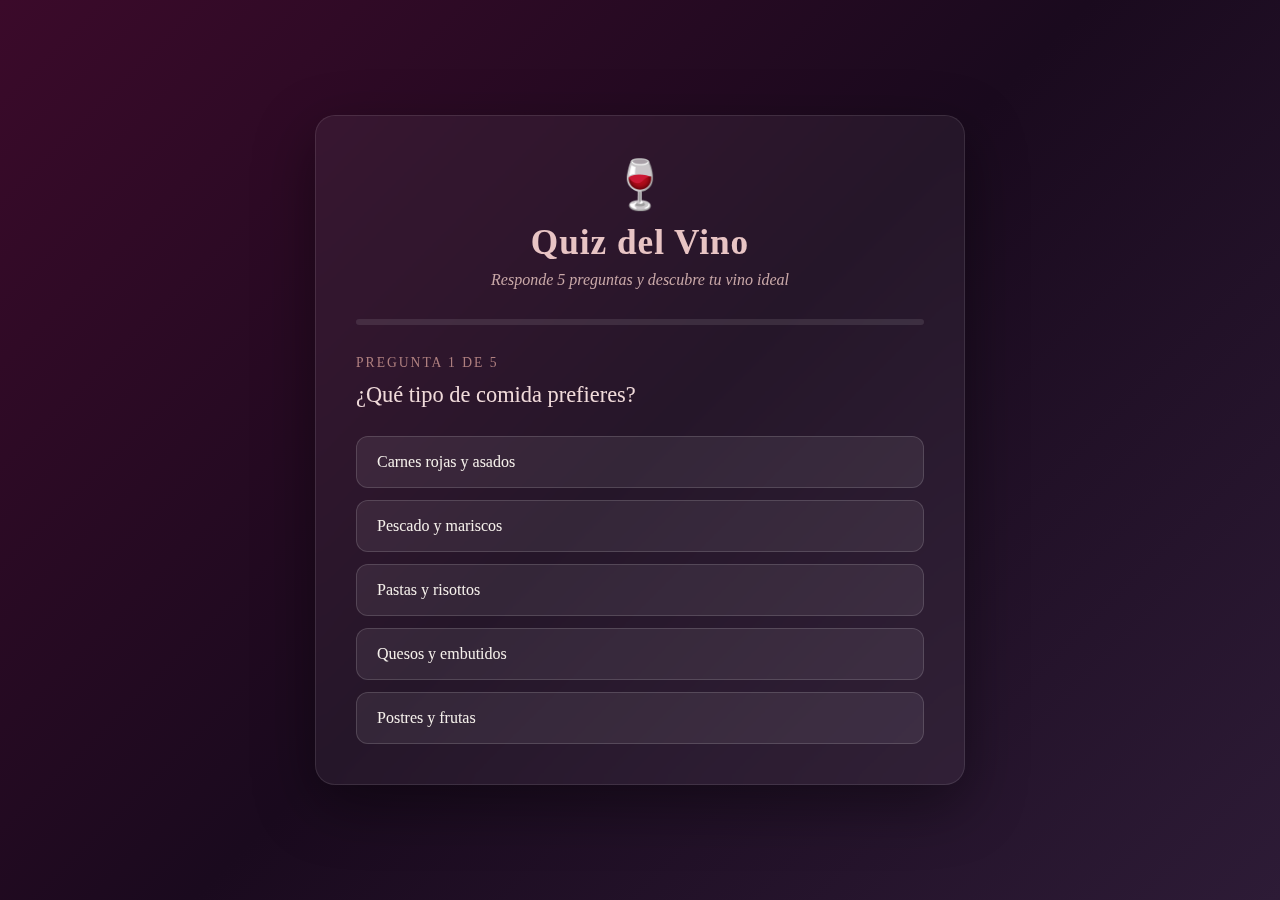
<file: index.html>
<!DOCTYPE html>
<html lang="es">
<head>
    <meta charset="UTF-8">
    <meta name="viewport" content="width=device-width, initial-scale=1.0">
    <title>Quiz del Vino - Descubre tu vino ideal</title>
    <style>
        * {
            margin: 0;
            padding: 0;
            box-sizing: border-box;
        }

        body {
            font-family: 'Georgia', serif;
            background: linear-gradient(135deg, #3b0a2a 0%, #1a0a1e 50%, #2d1b36 100%);
            min-height: 100vh;
            display: flex;
            align-items: center;
            justify-content: center;
            padding: 20px;
            color: #f5f0eb;
        }

        .container {
            max-width: 650px;
            width: 100%;
            background: rgba(255, 255, 255, 0.05);
            backdrop-filter: blur(10px);
            border-radius: 20px;
            padding: 40px;
            box-shadow: 0 20px 60px rgba(0, 0, 0, 0.4);
            border: 1px solid rgba(255, 255, 255, 0.1);
        }

        .header {
            text-align: center;
            margin-bottom: 30px;
        }

        .header h1 {
            font-size: 2.2rem;
            color: #e8c4c4;
            margin-bottom: 8px;
            letter-spacing: 1px;
        }

        .header p {
            font-size: 1rem;
            color: #c9a8a8;
            font-style: italic;
        }

        .wine-icon {
            font-size: 3rem;
            margin-bottom: 10px;
            display: block;
        }

        .progress-bar {
            width: 100%;
            height: 6px;
            background: rgba(255, 255, 255, 0.1);
            border-radius: 3px;
            margin-bottom: 30px;
            overflow: hidden;
        }

        .progress-fill {
            height: 100%;
            background: linear-gradient(90deg, #c0392b, #e74c8c);
            border-radius: 3px;
            transition: width 0.4s ease;
            width: 0%;
        }

        .question-container {
            display: none;
            animation: fadeIn 0.4s ease;
        }

        .question-container.active {
            display: block;
        }

        @keyframes fadeIn {
            from { opacity: 0; transform: translateY(10px); }
            to { opacity: 1; transform: translateY(0); }
        }

        .question-number {
            font-size: 0.85rem;
            color: #b08080;
            text-transform: uppercase;
            letter-spacing: 2px;
            margin-bottom: 8px;
        }

        .question-text {
            font-size: 1.4rem;
            color: #f0dada;
            margin-bottom: 25px;
            line-height: 1.4;
        }

        .options {
            display: flex;
            flex-direction: column;
            gap: 12px;
        }

        .option-btn {
            background: rgba(255, 255, 255, 0.07);
            border: 1px solid rgba(255, 255, 255, 0.15);
            color: #f5f0eb;
            padding: 16px 20px;
            border-radius: 12px;
            font-size: 1rem;
            font-family: 'Georgia', serif;
            cursor: pointer;
            transition: all 0.3s ease;
            text-align: left;
        }

        .option-btn:hover {
            background: rgba(192, 57, 43, 0.3);
            border-color: rgba(192, 57, 43, 0.6);
            transform: translateX(5px);
        }

        .option-btn:active {
            transform: scale(0.98);
        }

        .result-container {
            display: none;
            text-align: center;
            animation: fadeIn 0.6s ease;
        }

        .result-container.active {
            display: block;
        }

        .result-wine-icon {
            font-size: 4rem;
            margin-bottom: 15px;
            display: block;
        }

        .result-title {
            font-size: 1.1rem;
            color: #b08080;
            text-transform: uppercase;
            letter-spacing: 2px;
            margin-bottom: 10px;
        }

        .result-wine-name {
            font-size: 2rem;
            color: #e8c4c4;
            margin-bottom: 15px;
            font-weight: bold;
        }

        .result-description {
            font-size: 1.05rem;
            color: #c9a8a8;
            line-height: 1.7;
            margin-bottom: 25px;
        }

        .result-details {
            background: rgba(255, 255, 255, 0.05);
            border-radius: 12px;
            padding: 20px;
            margin-bottom: 25px;
            border: 1px solid rgba(255, 255, 255, 0.08);
        }

        .result-details h3 {
            color: #e8c4c4;
            margin-bottom: 12px;
            font-size: 1rem;
        }

        .detail-item {
            display: flex;
            justify-content: space-between;
            padding: 8px 0;
            border-bottom: 1px solid rgba(255, 255, 255, 0.05);
            font-size: 0.95rem;
        }

        .detail-item:last-child {
            border-bottom: none;
        }

        .detail-label {
            color: #b08080;
        }

        .detail-value {
            color: #f0dada;
        }

        .restart-btn {
            background: linear-gradient(135deg, #c0392b, #8e2244);
            color: white;
            border: none;
            padding: 14px 35px;
            border-radius: 30px;
            font-size: 1rem;
            font-family: 'Georgia', serif;
            cursor: pointer;
            transition: all 0.3s ease;
            letter-spacing: 1px;
        }

        .restart-btn:hover {
            transform: translateY(-2px);
            box-shadow: 0 8px 25px rgba(192, 57, 43, 0.4);
        }

        @media (max-width: 600px) {
            .container {
                padding: 25px 20px;
                border-radius: 15px;
            }

            .header h1 {
                font-size: 1.6rem;
            }

            .question-text {
                font-size: 1.15rem;
            }

            .option-btn {
                padding: 14px 16px;
                font-size: 0.95rem;
            }

            .result-wine-name {
                font-size: 1.6rem;
            }
        }
    </style>
</head>
<body>
    <div class="container">
        <div class="header" id="header">
            <span class="wine-icon">&#127863;</span>
            <h1>Quiz del Vino</h1>
            <p>Responde 5 preguntas y descubre tu vino ideal</p>
        </div>

        <div class="progress-bar" id="progressBar">
            <div class="progress-fill" id="progressFill"></div>
        </div>

        <!-- Pregunta 1 -->
        <div class="question-container active" id="q1">
            <div class="question-number">Pregunta 1 de 5</div>
            <div class="question-text">¿Qué tipo de comida prefieres?</div>
            <div class="options">
                <button class="option-btn" onclick="answer(1, 'carne_roja')">Carnes rojas y asados</button>
                <button class="option-btn" onclick="answer(1, 'pescado')">Pescado y mariscos</button>
                <button class="option-btn" onclick="answer(1, 'pasta')">Pastas y risottos</button>
                <button class="option-btn" onclick="answer(1, 'queso')">Quesos y embutidos</button>
                <button class="option-btn" onclick="answer(1, 'postre')">Postres y frutas</button>
            </div>
        </div>

        <!-- Pregunta 2 -->
        <div class="question-container" id="q2">
            <div class="question-number">Pregunta 2 de 5</div>
            <div class="question-text">¿Qué sabor te atrae más?</div>
            <div class="options">
                <button class="option-btn" onclick="answer(2, 'intenso')">Intenso y robusto</button>
                <button class="option-btn" onclick="answer(2, 'suave')">Suave y sedoso</button>
                <button class="option-btn" onclick="answer(2, 'frutal')">Frutal y fresco</button>
                <button class="option-btn" onclick="answer(2, 'dulce')">Dulce y aromático</button>
                <button class="option-btn" onclick="answer(2, 'seco')">Seco y mineral</button>
            </div>
        </div>

        <!-- Pregunta 3 -->
        <div class="question-container" id="q3">
            <div class="question-number">Pregunta 3 de 5</div>
            <div class="question-text">¿Para qué ocasión buscas vino?</div>
            <div class="options">
                <button class="option-btn" onclick="answer(3, 'romantica')">Cena romántica</button>
                <button class="option-btn" onclick="answer(3, 'fiesta')">Fiesta con amigos</button>
                <button class="option-btn" onclick="answer(3, 'casual')">Comida casual</button>
                <button class="option-btn" onclick="answer(3, 'celebracion')">Celebración especial</button>
                <button class="option-btn" onclick="answer(3, 'relax')">Momento de relax</button>
            </div>
        </div>

        <!-- Pregunta 4 -->
        <div class="question-container" id="q4">
            <div class="question-number">Pregunta 4 de 5</div>
            <div class="question-text">¿Cuánta experiencia tienes con el vino?</div>
            <div class="options">
                <button class="option-btn" onclick="answer(4, 'principiante')">Soy principiante</button>
                <button class="option-btn" onclick="answer(4, 'intermedio')">Tengo algo de experiencia</button>
                <button class="option-btn" onclick="answer(4, 'avanzado')">Soy bastante conocedor</button>
                <button class="option-btn" onclick="answer(4, 'experto')">Me considero experto</button>
                <button class="option-btn" onclick="answer(4, 'curioso')">Quiero explorar algo nuevo</button>
            </div>
        </div>

        <!-- Pregunta 5 -->
        <div class="question-container" id="q5">
            <div class="question-number">Pregunta 5 de 5</div>
            <div class="question-text">¿Qué clima te representa más?</div>
            <div class="options">
                <button class="option-btn" onclick="answer(5, 'calido')">Cálido y soleado</button>
                <button class="option-btn" onclick="answer(5, 'frio')">Frío y acogedor</button>
                <button class="option-btn" onclick="answer(5, 'tropical')">Tropical y vibrante</button>
                <button class="option-btn" onclick="answer(5, 'templado')">Templado y equilibrado</button>
                <button class="option-btn" onclick="answer(5, 'variable')">Variable e impredecible</button>
            </div>
        </div>

        <!-- Resultado -->
        <div class="result-container" id="result">
            <span class="result-wine-icon" id="resultIcon">&#127863;</span>
            <div class="result-title">Tu vino ideal es</div>
            <div class="result-wine-name" id="resultName"></div>
            <div class="result-description" id="resultDesc"></div>
            <div class="result-details">
                <h3>Detalles</h3>
                <div class="detail-item">
                    <span class="detail-label">Tipo</span>
                    <span class="detail-value" id="detailType"></span>
                </div>
                <div class="detail-item">
                    <span class="detail-label">Temperatura de servicio</span>
                    <span class="detail-value" id="detailTemp"></span>
                </div>
                <div class="detail-item">
                    <span class="detail-label">Maridaje ideal</span>
                    <span class="detail-value" id="detailFood"></span>
                </div>
                <div class="detail-item">
                    <span class="detail-label">Intensidad</span>
                    <span class="detail-value" id="detailIntensity"></span>
                </div>
            </div>
            <button class="restart-btn" onclick="restart()">Volver a empezar</button>
        </div>
    </div>

    <script>
        const answers = {};

        const wines = {
            cabernet_sauvignon: {
                name: "Cabernet Sauvignon",
                icon: "&#127863;",
                description: "Un vino tinto con cuerpo, perfecto para quienes disfrutan de sabores intensos y profundos. Con notas de cassis, cedro y un toque de vainilla, es el rey de los tintos.",
                type: "Tinto con cuerpo",
                temp: "16-18°C",
                food: "Carnes rojas, cordero",
                intensity: "Alta"
            },
            merlot: {
                name: "Merlot",
                icon: "&#127863;",
                description: "Un tinto elegante y aterciopelado, con sabores suaves de ciruela, cereza y chocolate. Ideal para quienes buscan un vino accesible pero sofisticado.",
                type: "Tinto medio",
                temp: "15-17°C",
                food: "Pastas, aves asadas",
                intensity: "Media"
            },
            pinot_noir: {
                name: "Pinot Noir",
                icon: "&#127863;",
                description: "Un tinto ligero y delicado con aromas de fresa, frambuesa y notas terrosas. Perfecto para los paladares refinados que buscan complejidad sin peso.",
                type: "Tinto ligero",
                temp: "14-16°C",
                food: "Salmón, pato, hongos",
                intensity: "Ligera a media"
            },
            chardonnay: {
                name: "Chardonnay",
                icon: "&#129347;",
                description: "Un blanco versátil y cremoso con notas de manzana, mantequilla y un toque de roble. Elegante y complejo, es el blanco más popular del mundo.",
                type: "Blanco con cuerpo",
                temp: "10-12°C",
                food: "Pescados, pollo cremoso",
                intensity: "Media a alta"
            },
            sauvignon_blanc: {
                name: "Sauvignon Blanc",
                icon: "&#129347;",
                description: "Un blanco vibrante y refrescante con notas cítricas, hierbas frescas y un final mineral. Perfecto para días cálidos y comidas ligeras.",
                type: "Blanco fresco",
                temp: "8-10°C",
                food: "Mariscos, ensaladas",
                intensity: "Ligera a media"
            },
            rose: {
                name: "Rosé",
                icon: "&#127864;",
                description: "Un vino versátil y encantador con sabores de fresa, sandía y flores. Fresco y fácil de beber, es perfecto para socializar y disfrutar sin complicaciones.",
                type: "Rosado",
                temp: "8-10°C",
                food: "Tapas, pizza, quesos suaves",
                intensity: "Ligera"
            },
            moscato: {
                name: "Moscato",
                icon: "&#127815;",
                description: "Un vino dulce y aromático con burbujas suaves y sabores de durazno, lichi y flores blancas. Ideal para quienes prefieren vinos dulces y festivos.",
                type: "Blanco dulce espumoso",
                temp: "6-8°C",
                food: "Postres, frutas, brunch",
                intensity: "Ligera"
            },
            champagne: {
                name: "Champagne / Espumante",
                icon: "&#127870;",
                description: "Elegante y festivo, con burbujas finas y sabores de tostada, manzana verde y cítricos. El compañero perfecto para celebrar cualquier momento especial.",
                type: "Espumoso",
                temp: "6-8°C",
                food: "Aperitivos, ostras, caviar",
                intensity: "Media"
            }
        };

        function answer(questionNum, value) {
            answers[questionNum] = value;

            const currentQ = document.getElementById('q' + questionNum);
            currentQ.classList.remove('active');

            if (questionNum < 5) {
                const nextQ = document.getElementById('q' + (questionNum + 1));
                nextQ.classList.add('active');
                document.getElementById('progressFill').style.width = (questionNum * 20) + '%';
            } else {
                document.getElementById('progressFill').style.width = '100%';
                document.getElementById('progressBar').style.display = 'none';
                document.getElementById('header').style.display = 'none';
                showResult();
            }
        }

        function showResult() {
            const wine = calculateWine();
            const data = wines[wine];

            document.getElementById('resultIcon').innerHTML = data.icon;
            document.getElementById('resultName').textContent = data.name;
            document.getElementById('resultDesc').textContent = data.description;
            document.getElementById('detailType').textContent = data.type;
            document.getElementById('detailTemp').textContent = data.temp;
            document.getElementById('detailFood').textContent = data.food;
            document.getElementById('detailIntensity').textContent = data.intensity;

            document.getElementById('result').classList.add('active');
        }

        function calculateWine() {
            const scores = {
                cabernet_sauvignon: 0,
                merlot: 0,
                pinot_noir: 0,
                chardonnay: 0,
                sauvignon_blanc: 0,
                rose: 0,
                moscato: 0,
                champagne: 0
            };

            // Pregunta 1: Comida
            switch (answers[1]) {
                case 'carne_roja':
                    scores.cabernet_sauvignon += 3;
                    scores.merlot += 2;
                    break;
                case 'pescado':
                    scores.sauvignon_blanc += 3;
                    scores.chardonnay += 2;
                    scores.pinot_noir += 1;
                    break;
                case 'pasta':
                    scores.merlot += 3;
                    scores.pinot_noir += 2;
                    scores.chardonnay += 1;
                    break;
                case 'queso':
                    scores.cabernet_sauvignon += 2;
                    scores.rose += 2;
                    scores.champagne += 2;
                    break;
                case 'postre':
                    scores.moscato += 3;
                    scores.champagne += 2;
                    scores.rose += 1;
                    break;
            }

            // Pregunta 2: Sabor
            switch (answers[2]) {
                case 'intenso':
                    scores.cabernet_sauvignon += 3;
                    scores.merlot += 1;
                    break;
                case 'suave':
                    scores.merlot += 3;
                    scores.pinot_noir += 2;
                    scores.rose += 1;
                    break;
                case 'frutal':
                    scores.rose += 3;
                    scores.pinot_noir += 2;
                    scores.moscato += 2;
                    break;
                case 'dulce':
                    scores.moscato += 3;
                    scores.rose += 1;
                    scores.champagne += 1;
                    break;
                case 'seco':
                    scores.sauvignon_blanc += 3;
                    scores.chardonnay += 2;
                    scores.champagne += 1;
                    break;
            }

            // Pregunta 3: Ocasion
            switch (answers[3]) {
                case 'romantica':
                    scores.pinot_noir += 3;
                    scores.champagne += 2;
                    scores.merlot += 1;
                    break;
                case 'fiesta':
                    scores.rose += 3;
                    scores.champagne += 2;
                    scores.moscato += 2;
                    break;
                case 'casual':
                    scores.merlot += 2;
                    scores.rose += 2;
                    scores.sauvignon_blanc += 2;
                    break;
                case 'celebracion':
                    scores.champagne += 3;
                    scores.moscato += 1;
                    scores.cabernet_sauvignon += 1;
                    break;
                case 'relax':
                    scores.chardonnay += 3;
                    scores.pinot_noir += 2;
                    scores.sauvignon_blanc += 1;
                    break;
            }

            // Pregunta 4: Experiencia
            switch (answers[4]) {
                case 'principiante':
                    scores.moscato += 3;
                    scores.rose += 2;
                    break;
                case 'intermedio':
                    scores.merlot += 2;
                    scores.chardonnay += 2;
                    scores.rose += 1;
                    break;
                case 'avanzado':
                    scores.cabernet_sauvignon += 2;
                    scores.pinot_noir += 2;
                    scores.champagne += 1;
                    break;
                case 'experto':
                    scores.cabernet_sauvignon += 2;
                    scores.pinot_noir += 3;
                    scores.champagne += 1;
                    break;
                case 'curioso':
                    scores.sauvignon_blanc += 2;
                    scores.pinot_noir += 2;
                    scores.champagne += 2;
                    break;
            }

            // Pregunta 5: Clima
            switch (answers[5]) {
                case 'calido':
                    scores.sauvignon_blanc += 3;
                    scores.rose += 2;
                    break;
                case 'frio':
                    scores.cabernet_sauvignon += 2;
                    scores.merlot += 2;
                    scores.chardonnay += 2;
                    break;
                case 'tropical':
                    scores.moscato += 3;
                    scores.rose += 2;
                    scores.sauvignon_blanc += 1;
                    break;
                case 'templado':
                    scores.pinot_noir += 2;
                    scores.merlot += 2;
                    scores.chardonnay += 2;
                    break;
                case 'variable':
                    scores.champagne += 3;
                    scores.pinot_noir += 1;
                    scores.rose += 1;
                    break;
            }

            // Encontrar el vino con mayor puntaje
            let maxScore = 0;
            let bestWine = 'merlot';
            for (const [wine, score] of Object.entries(scores)) {
                if (score > maxScore) {
                    maxScore = score;
                    bestWine = wine;
                }
            }

            return bestWine;
        }

        function restart() {
            for (const key in answers) {
                delete answers[key];
            }

            document.getElementById('result').classList.remove('active');
            document.getElementById('header').style.display = 'block';
            document.getElementById('progressBar').style.display = 'block';
            document.getElementById('progressFill').style.width = '0%';

            document.querySelectorAll('.question-container').forEach(q => q.classList.remove('active'));
            document.getElementById('q1').classList.add('active');
        }
    </script>
</body>
</html>
</file>
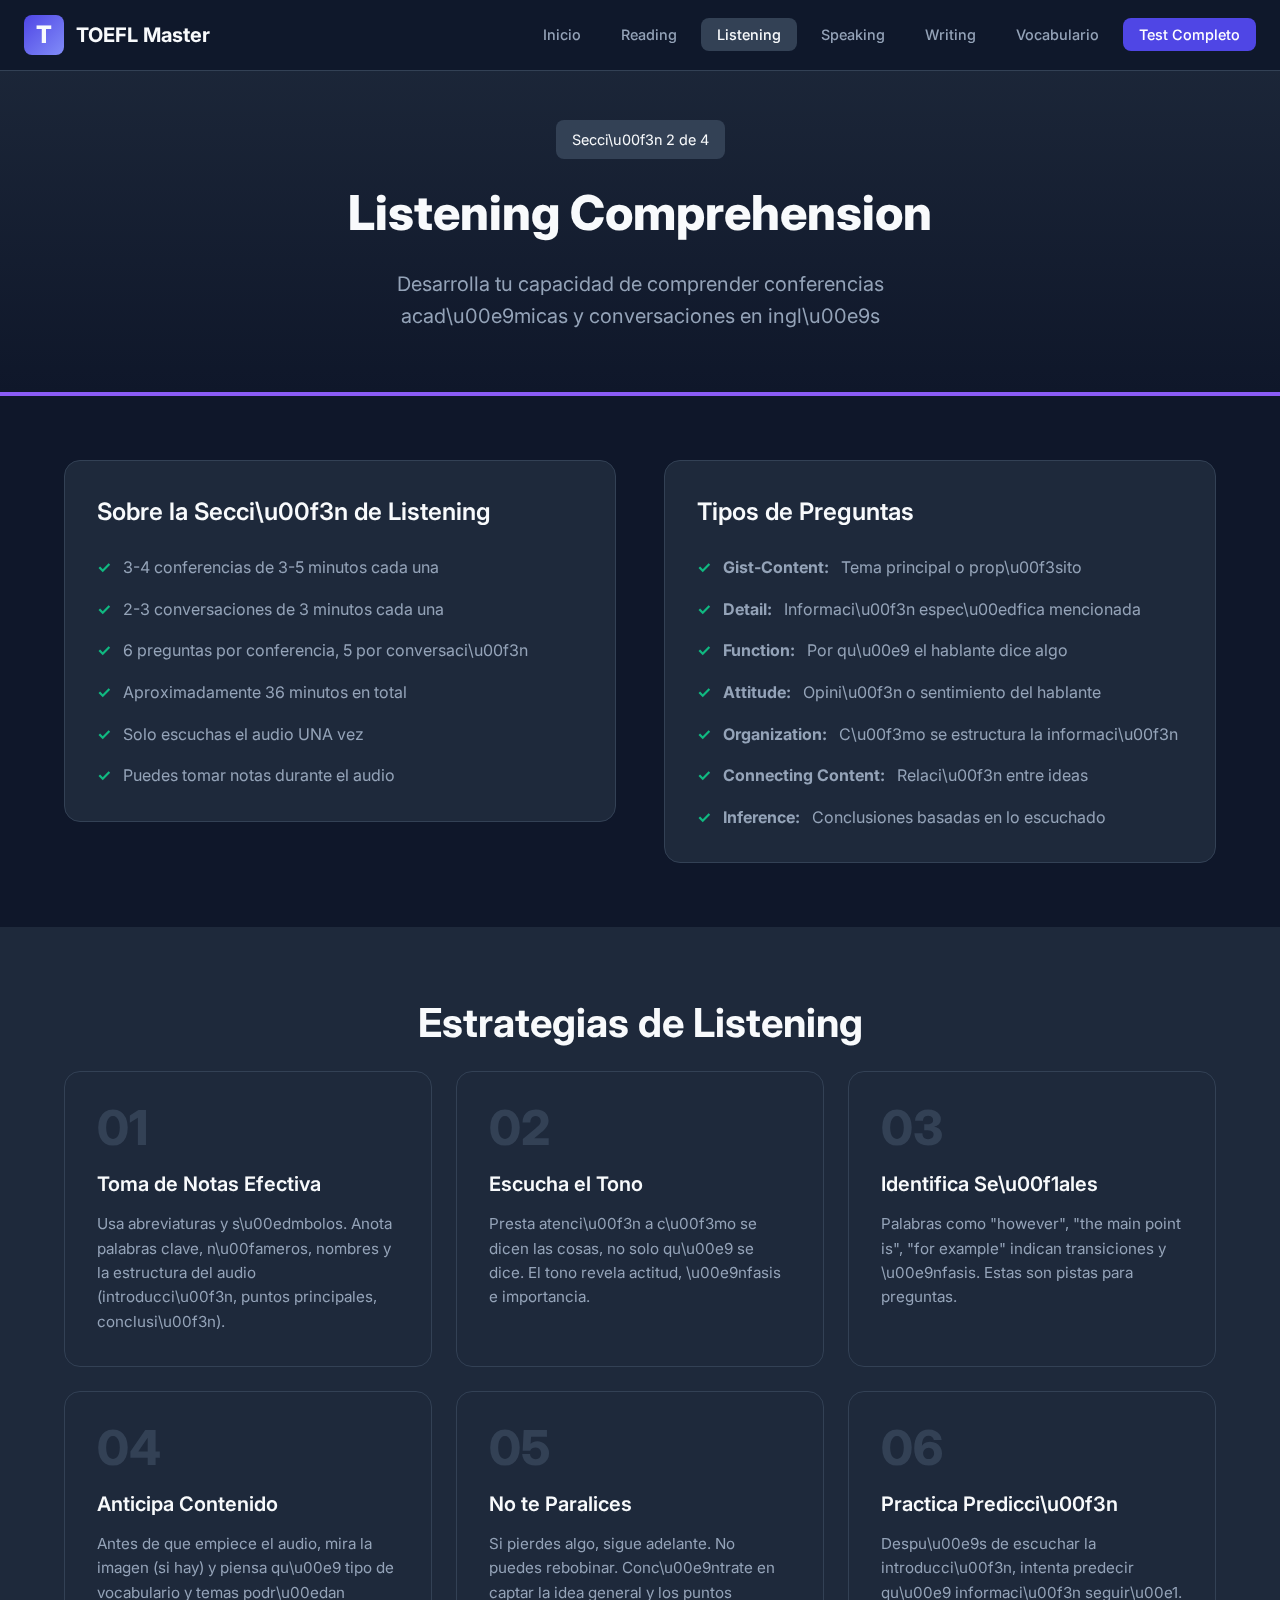
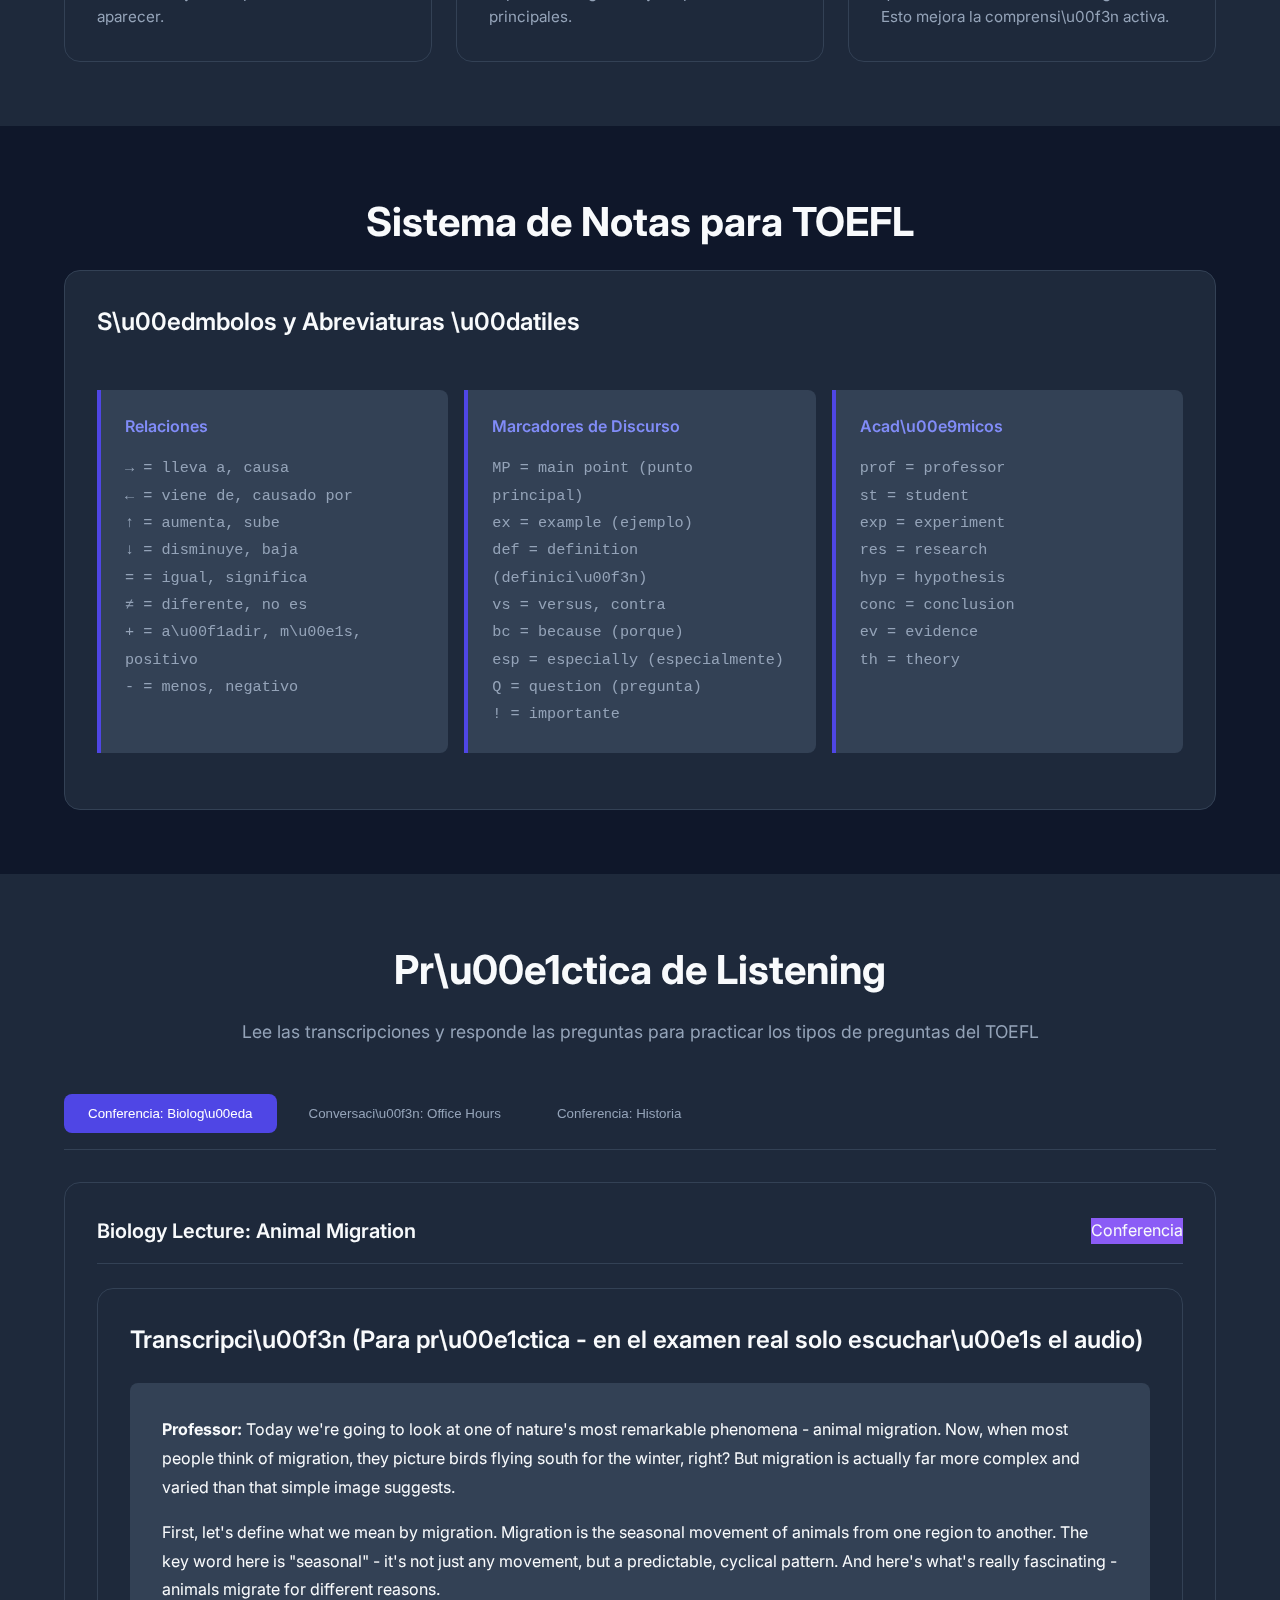
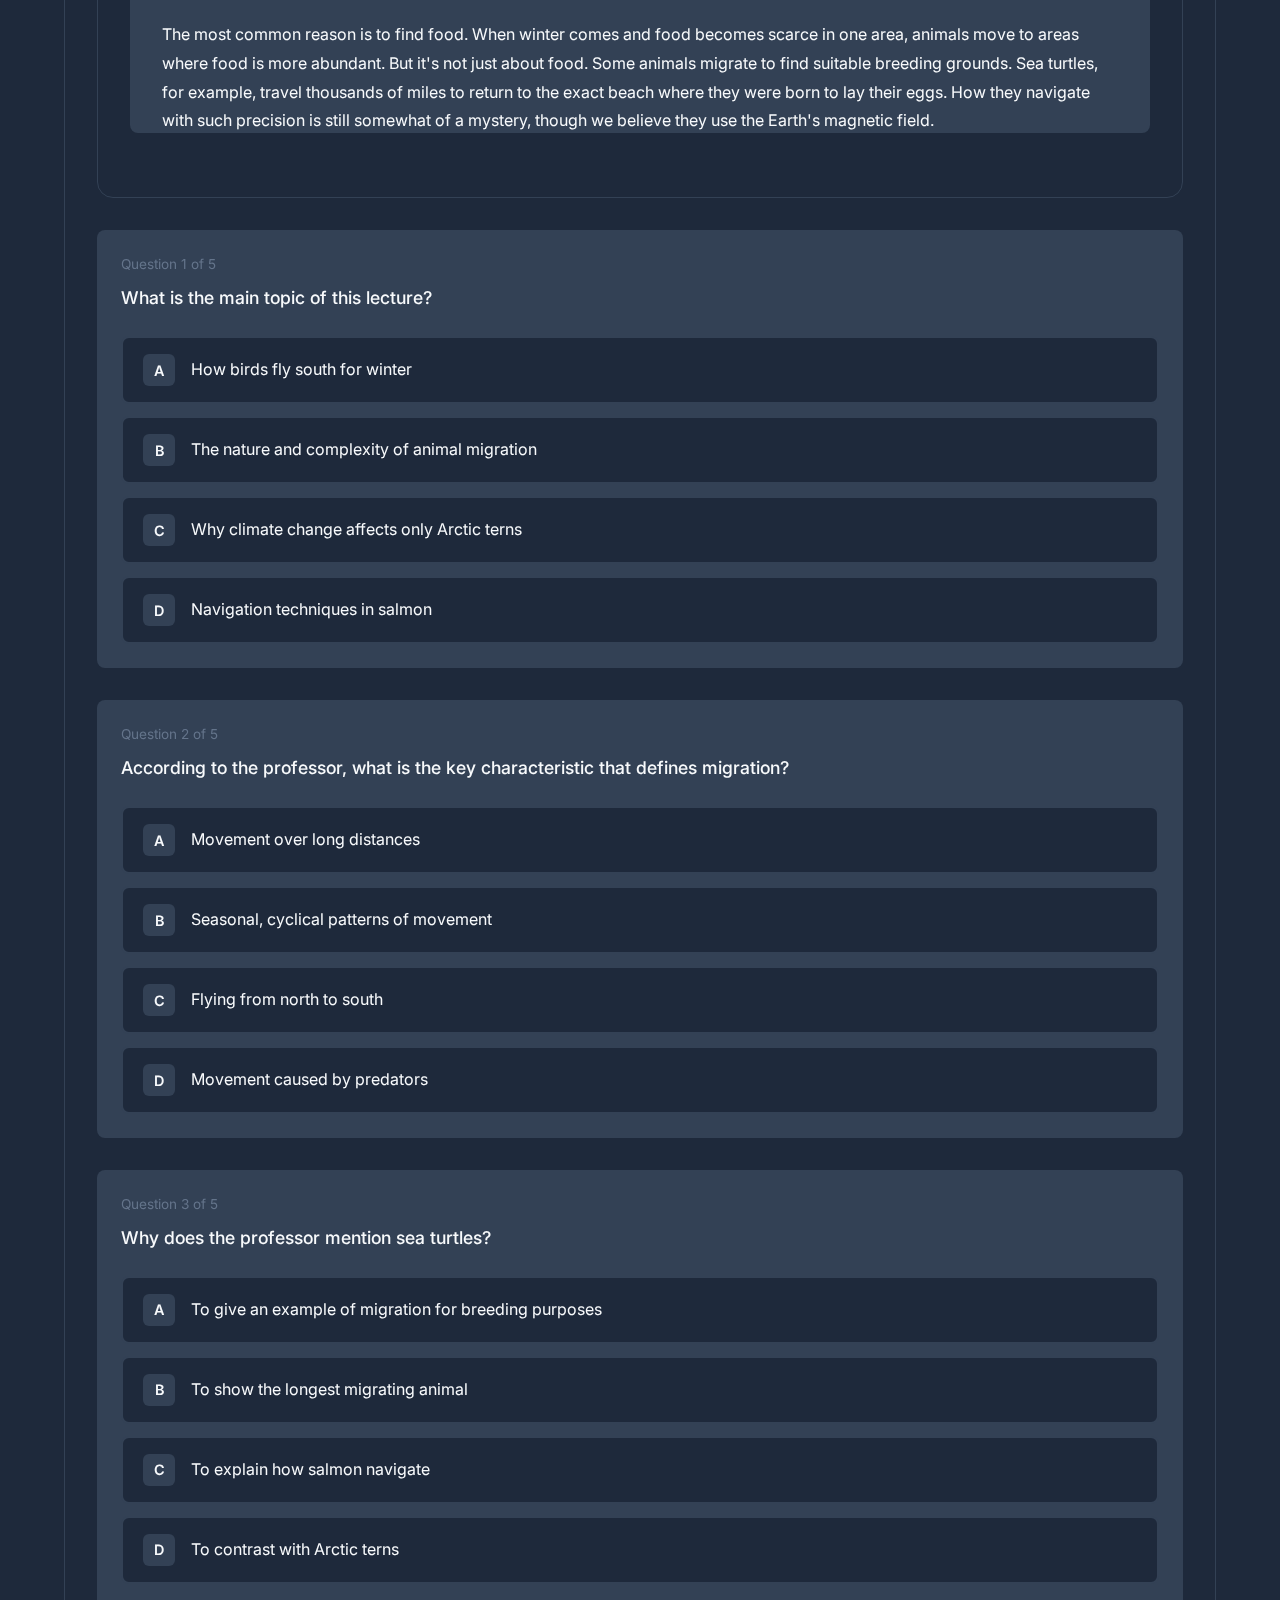
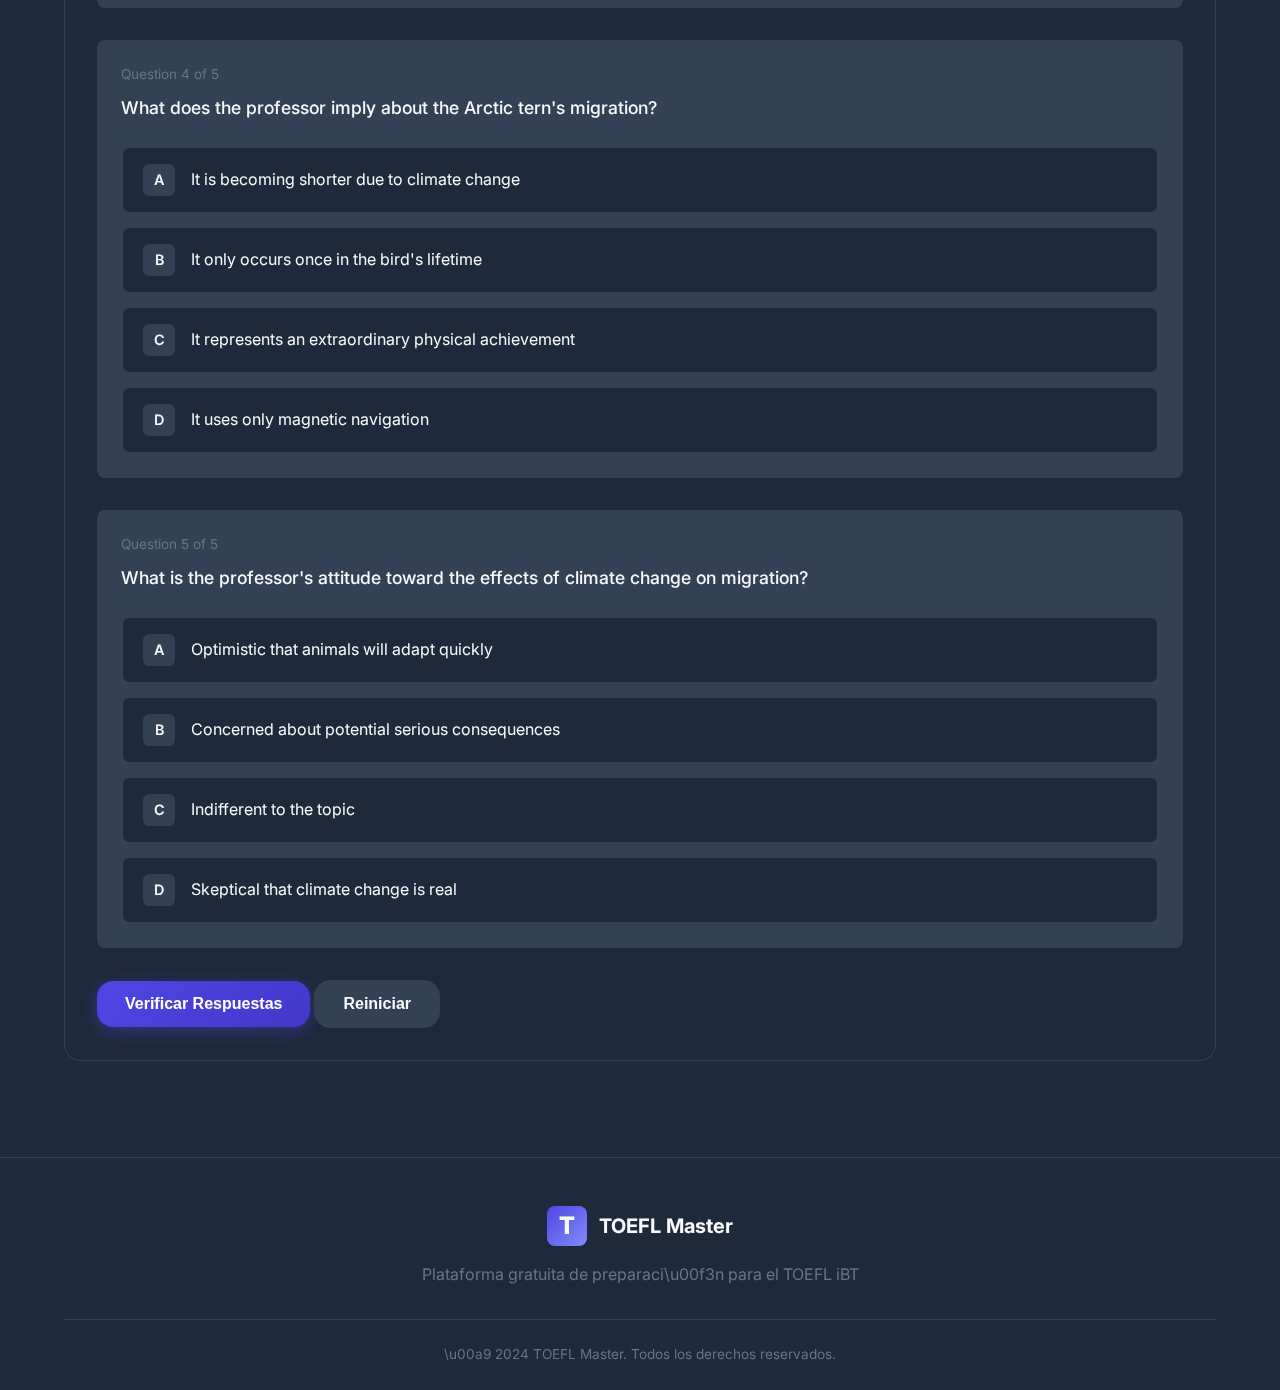
<file: pages/listening.html>
<!DOCTYPE html>
<html lang="es">
<head>
    <meta charset="UTF-8">
    <meta name="viewport" content="width=device-width, initial-scale=1.0">
    <title>Listening - TOEFL Master</title>
    <link rel="stylesheet" href="../css/styles.css">
    <link rel="preconnect" href="https://fonts.googleapis.com">
    <link rel="preconnect" href="https://fonts.gstatic.com" crossorigin>
    <link href="https://fonts.googleapis.com/css2?family=Inter:wght@300;400;500;600;700;800&display=swap" rel="stylesheet">
</head>
<body>
    <nav class="navbar">
        <div class="nav-container">
            <a href="../index.html" class="logo">
                <span class="logo-icon">T</span>
                <span>TOEFL Master</span>
            </a>
            <button class="mobile-menu-btn" aria-label="Menu">
                <span></span>
                <span></span>
                <span></span>
            </button>
            <ul class="nav-links">
                <li><a href="../index.html">Inicio</a></li>
                <li><a href="reading.html">Reading</a></li>
                <li><a href="listening.html" class="active">Listening</a></li>
                <li><a href="speaking.html">Speaking</a></li>
                <li><a href="writing.html">Writing</a></li>
                <li><a href="vocabulary.html">Vocabulario</a></li>
                <li><a href="practice-test.html" class="btn-nav">Test Completo</a></li>
            </ul>
        </div>
    </nav>

    <header class="page-header" style="border-bottom: 4px solid var(--listening-color);">
        <span class="badge">Secci\u00f3n 2 de 4</span>
        <h1>Listening Comprehension</h1>
        <p>Desarrolla tu capacidad de comprender conferencias acad\u00e9micas y conversaciones en ingl\u00e9s</p>
    </header>

    <section class="content-section">
        <div class="container">
            <div class="content-grid">
                <div class="content-box">
                    <h3>Sobre la Secci\u00f3n de Listening</h3>
                    <ul>
                        <li>3-4 conferencias de 3-5 minutos cada una</li>
                        <li>2-3 conversaciones de 3 minutos cada una</li>
                        <li>6 preguntas por conferencia, 5 por conversaci\u00f3n</li>
                        <li>Aproximadamente 36 minutos en total</li>
                        <li>Solo escuchas el audio UNA vez</li>
                        <li>Puedes tomar notas durante el audio</li>
                    </ul>
                </div>
                <div class="content-box">
                    <h3>Tipos de Preguntas</h3>
                    <ul>
                        <li><strong>Gist-Content:</strong> Tema principal o prop\u00f3sito</li>
                        <li><strong>Detail:</strong> Informaci\u00f3n espec\u00edfica mencionada</li>
                        <li><strong>Function:</strong> Por qu\u00e9 el hablante dice algo</li>
                        <li><strong>Attitude:</strong> Opini\u00f3n o sentimiento del hablante</li>
                        <li><strong>Organization:</strong> C\u00f3mo se estructura la informaci\u00f3n</li>
                        <li><strong>Connecting Content:</strong> Relaci\u00f3n entre ideas</li>
                        <li><strong>Inference:</strong> Conclusiones basadas en lo escuchado</li>
                    </ul>
                </div>
            </div>
        </div>
    </section>

    <section class="content-section">
        <div class="container">
            <h2 class="section-title">Estrategias de Listening</h2>

            <div class="tips-grid">
                <div class="tip-card">
                    <div class="tip-number">01</div>
                    <h4>Toma de Notas Efectiva</h4>
                    <p>Usa abreviaturas y s\u00edmbolos. Anota palabras clave, n\u00fameros, nombres y la estructura del audio (introducci\u00f3n, puntos principales, conclusi\u00f3n).</p>
                </div>
                <div class="tip-card">
                    <div class="tip-number">02</div>
                    <h4>Escucha el Tono</h4>
                    <p>Presta atenci\u00f3n a c\u00f3mo se dicen las cosas, no solo qu\u00e9 se dice. El tono revela actitud, \u00e9nfasis e importancia.</p>
                </div>
                <div class="tip-card">
                    <div class="tip-number">03</div>
                    <h4>Identifica Se\u00f1ales</h4>
                    <p>Palabras como "however", "the main point is", "for example" indican transiciones y \u00e9nfasis. Estas son pistas para preguntas.</p>
                </div>
                <div class="tip-card">
                    <div class="tip-number">04</div>
                    <h4>Anticipa Contenido</h4>
                    <p>Antes de que empiece el audio, mira la imagen (si hay) y piensa qu\u00e9 tipo de vocabulario y temas podr\u00edan aparecer.</p>
                </div>
                <div class="tip-card">
                    <div class="tip-number">05</div>
                    <h4>No te Paralices</h4>
                    <p>Si pierdes algo, sigue adelante. No puedes rebobinar. Conc\u00e9ntrate en captar la idea general y los puntos principales.</p>
                </div>
                <div class="tip-card">
                    <div class="tip-number">06</div>
                    <h4>Practica Predicci\u00f3n</h4>
                    <p>Despu\u00e9s de escuchar la introducci\u00f3n, intenta predecir qu\u00e9 informaci\u00f3n seguir\u00e1. Esto mejora la comprensi\u00f3n activa.</p>
                </div>
            </div>
        </div>
    </section>

    <section class="content-section">
        <div class="container">
            <h2 class="section-title">Sistema de Notas para TOEFL</h2>

            <div class="content-box">
                <h3>S\u00edmbolos y Abreviaturas \u00datiles</h3>
                <div style="display: grid; grid-template-columns: repeat(auto-fit, minmax(200px, 1fr)); gap: 1rem; margin-top: 1rem;">
                    <div class="template-box">
                        <h4>Relaciones</h4>
                        <p>
                            → = lleva a, causa<br>
                            ← = viene de, causado por<br>
                            ↑ = aumenta, sube<br>
                            ↓ = disminuye, baja<br>
                            = = igual, significa<br>
                            ≠ = diferente, no es<br>
                            + = a\u00f1adir, m\u00e1s, positivo<br>
                            - = menos, negativo
                        </p>
                    </div>
                    <div class="template-box">
                        <h4>Marcadores de Discurso</h4>
                        <p>
                            MP = main point (punto principal)<br>
                            ex = example (ejemplo)<br>
                            def = definition (definici\u00f3n)<br>
                            vs = versus, contra<br>
                            bc = because (porque)<br>
                            esp = especially (especialmente)<br>
                            Q = question (pregunta)<br>
                            ! = importante
                        </p>
                    </div>
                    <div class="template-box">
                        <h4>Acad\u00e9micos</h4>
                        <p>
                            prof = professor<br>
                            st = student<br>
                            exp = experiment<br>
                            res = research<br>
                            hyp = hypothesis<br>
                            conc = conclusion<br>
                            ev = evidence<br>
                            th = theory
                        </p>
                    </div>
                </div>
            </div>
        </div>
    </section>

    <section class="content-section">
        <div class="container">
            <h2 class="section-title">Pr\u00e1ctica de Listening</h2>
            <p class="section-subtitle">Lee las transcripciones y responde las preguntas para practicar los tipos de preguntas del TOEFL</p>

            <div class="tabs">
                <button class="tab active" data-tab="lecture1">Conferencia: Biolog\u00eda</button>
                <button class="tab" data-tab="convo1">Conversaci\u00f3n: Office Hours</button>
                <button class="tab" data-tab="lecture2">Conferencia: Historia</button>
            </div>

            <div id="lecture1" class="tab-content active">
                <div class="exercise-container">
                    <div class="exercise-header">
                        <span class="exercise-title">Biology Lecture: Animal Migration</span>
                        <span class="badge" style="background: var(--listening-color);">Conferencia</span>
                    </div>

                    <div class="content-box mb-4">
                        <h3>Transcripci\u00f3n (Para pr\u00e1ctica - en el examen real solo escuchar\u00e1s el audio)</h3>
                        <div class="passage-text" style="max-height: 350px;">
                            <p><strong>Professor:</strong> Today we're going to look at one of nature's most remarkable phenomena - animal migration. Now, when most people think of migration, they picture birds flying south for the winter, right? But migration is actually far more complex and varied than that simple image suggests.</p>

                            <p>First, let's define what we mean by migration. Migration is the seasonal movement of animals from one region to another. The key word here is "seasonal" - it's not just any movement, but a predictable, cyclical pattern. And here's what's really fascinating - animals migrate for different reasons.</p>

                            <p>The most common reason is to find food. When winter comes and food becomes scarce in one area, animals move to areas where food is more abundant. But it's not just about food. Some animals migrate to find suitable breeding grounds. Sea turtles, for example, travel thousands of miles to return to the exact beach where they were born to lay their eggs. How they navigate with such precision is still somewhat of a mystery, though we believe they use the Earth's magnetic field.</p>

                            <p><strong>Student:</strong> Professor, you mentioned magnetic fields. Do all migrating animals use them?</p>

                            <p><strong>Professor:</strong> Great question. No, different species use different navigation methods. Birds, for instance, use a combination of methods - the position of the sun, the stars at night, and yes, magnetic fields. Some even use landmarks they remember from previous journeys. Salmon, interestingly, rely heavily on their sense of smell to find the river where they were born.</p>

                            <p>Now, what I want to emphasize today is the incredible distances some animals travel. The Arctic tern holds the record - it flies from the Arctic to the Antarctic and back every year, a round trip of about 44,000 miles. That's almost the equivalent of flying around the entire Earth twice! And they do this every single year of their lives, which can span 30 years or more.</p>

                            <p>But here's what concerns scientists today - climate change is disrupting these ancient patterns. As temperatures shift, the timing of seasons changes. Plants bloom earlier, insects emerge at different times. Animals that have evolved over thousands of years to time their migrations perfectly are now finding that when they arrive at their destinations, the food they depend on may have already peaked. This mismatch could have serious consequences for many species.</p>
                        </div>
                    </div>

                    <div class="question-block">
                        <div class="question-number">Question 1 of 5</div>
                        <div class="question-text">What is the main topic of this lecture?</div>
                        <div class="options">
                            <label class="option" data-correct="false">
                                <input type="radio" name="l1-q1" value="A">
                                <span class="option-letter">A</span>
                                <span class="option-text">How birds fly south for winter</span>
                            </label>
                            <label class="option" data-correct="true">
                                <input type="radio" name="l1-q1" value="B">
                                <span class="option-letter">B</span>
                                <span class="option-text">The nature and complexity of animal migration</span>
                            </label>
                            <label class="option" data-correct="false">
                                <input type="radio" name="l1-q1" value="C">
                                <span class="option-letter">C</span>
                                <span class="option-text">Why climate change affects only Arctic terns</span>
                            </label>
                            <label class="option" data-correct="false">
                                <input type="radio" name="l1-q1" value="D">
                                <span class="option-letter">D</span>
                                <span class="option-text">Navigation techniques in salmon</span>
                            </label>
                        </div>
                    </div>

                    <div class="question-block">
                        <div class="question-number">Question 2 of 5</div>
                        <div class="question-text">According to the professor, what is the key characteristic that defines migration?</div>
                        <div class="options">
                            <label class="option" data-correct="false">
                                <input type="radio" name="l1-q2" value="A">
                                <span class="option-letter">A</span>
                                <span class="option-text">Movement over long distances</span>
                            </label>
                            <label class="option" data-correct="true">
                                <input type="radio" name="l1-q2" value="B">
                                <span class="option-letter">B</span>
                                <span class="option-text">Seasonal, cyclical patterns of movement</span>
                            </label>
                            <label class="option" data-correct="false">
                                <input type="radio" name="l1-q2" value="C">
                                <span class="option-letter">C</span>
                                <span class="option-text">Flying from north to south</span>
                            </label>
                            <label class="option" data-correct="false">
                                <input type="radio" name="l1-q2" value="D">
                                <span class="option-letter">D</span>
                                <span class="option-text">Movement caused by predators</span>
                            </label>
                        </div>
                    </div>

                    <div class="question-block">
                        <div class="question-number">Question 3 of 5</div>
                        <div class="question-text">Why does the professor mention sea turtles?</div>
                        <div class="options">
                            <label class="option" data-correct="true">
                                <input type="radio" name="l1-q3" value="A">
                                <span class="option-letter">A</span>
                                <span class="option-text">To give an example of migration for breeding purposes</span>
                            </label>
                            <label class="option" data-correct="false">
                                <input type="radio" name="l1-q3" value="B">
                                <span class="option-letter">B</span>
                                <span class="option-text">To show the longest migrating animal</span>
                            </label>
                            <label class="option" data-correct="false">
                                <input type="radio" name="l1-q3" value="C">
                                <span class="option-letter">C</span>
                                <span class="option-text">To explain how salmon navigate</span>
                            </label>
                            <label class="option" data-correct="false">
                                <input type="radio" name="l1-q3" value="D">
                                <span class="option-letter">D</span>
                                <span class="option-text">To contrast with Arctic terns</span>
                            </label>
                        </div>
                    </div>

                    <div class="question-block">
                        <div class="question-number">Question 4 of 5</div>
                        <div class="question-text">What does the professor imply about the Arctic tern's migration?</div>
                        <div class="options">
                            <label class="option" data-correct="false">
                                <input type="radio" name="l1-q4" value="A">
                                <span class="option-letter">A</span>
                                <span class="option-text">It is becoming shorter due to climate change</span>
                            </label>
                            <label class="option" data-correct="false">
                                <input type="radio" name="l1-q4" value="B">
                                <span class="option-letter">B</span>
                                <span class="option-text">It only occurs once in the bird's lifetime</span>
                            </label>
                            <label class="option" data-correct="true">
                                <input type="radio" name="l1-q4" value="C">
                                <span class="option-letter">C</span>
                                <span class="option-text">It represents an extraordinary physical achievement</span>
                            </label>
                            <label class="option" data-correct="false">
                                <input type="radio" name="l1-q4" value="D">
                                <span class="option-letter">D</span>
                                <span class="option-text">It uses only magnetic navigation</span>
                            </label>
                        </div>
                    </div>

                    <div class="question-block">
                        <div class="question-number">Question 5 of 5</div>
                        <div class="question-text">What is the professor's attitude toward the effects of climate change on migration?</div>
                        <div class="options">
                            <label class="option" data-correct="false">
                                <input type="radio" name="l1-q5" value="A">
                                <span class="option-letter">A</span>
                                <span class="option-text">Optimistic that animals will adapt quickly</span>
                            </label>
                            <label class="option" data-correct="true">
                                <input type="radio" name="l1-q5" value="B">
                                <span class="option-letter">B</span>
                                <span class="option-text">Concerned about potential serious consequences</span>
                            </label>
                            <label class="option" data-correct="false">
                                <input type="radio" name="l1-q5" value="C">
                                <span class="option-letter">C</span>
                                <span class="option-text">Indifferent to the topic</span>
                            </label>
                            <label class="option" data-correct="false">
                                <input type="radio" name="l1-q5" value="D">
                                <span class="option-letter">D</span>
                                <span class="option-text">Skeptical that climate change is real</span>
                            </label>
                        </div>
                    </div>

                    <div class="exercise-actions">
                        <button class="btn btn-primary" onclick="checkReadingAnswers('lecture1')">Verificar Respuestas</button>
                        <button class="btn btn-secondary" onclick="resetExercise('lecture1')">Reiniciar</button>
                    </div>
                </div>
            </div>

            <div id="convo1" class="tab-content">
                <div class="exercise-container">
                    <div class="exercise-header">
                        <span class="exercise-title">Office Hours: Course Registration</span>
                        <span class="badge" style="background: var(--secondary);">Conversaci\u00f3n</span>
                    </div>

                    <div class="content-box mb-4">
                        <h3>Transcripci\u00f3n</h3>
                        <div class="passage-text" style="max-height: 350px;">
                            <p><strong>Student:</strong> Hi Professor Martinez, do you have a minute?</p>

                            <p><strong>Professor:</strong> Sure, come in. What can I help you with?</p>

                            <p><strong>Student:</strong> Well, I'm trying to register for your Advanced Statistics course next semester, but the system says I need special permission because I haven't taken the prerequisite.</p>

                            <p><strong>Professor:</strong> Ah, that would be Introduction to Statistics. Have you taken any statistics courses at all?</p>

                            <p><strong>Student:</strong> Not here, but I took AP Statistics in high school, and I got a 5 on the exam. I also did a lot of statistical analysis for my research assistant position last summer. I was hoping maybe that experience could count for something?</p>

                            <p><strong>Professor:</strong> A 5 on the AP exam is impressive. Tell me more about the research work. What kind of analysis were you doing?</p>

                            <p><strong>Student:</strong> I was working with Professor Chen in the Psychology department. We were analyzing survey data - calculating means, standard deviations, running correlation tests, that sort of thing. I also learned how to use SPSS pretty well.</p>

                            <p><strong>Professor:</strong> That's actually quite relevant. My Advanced Statistics course does build on those foundations. We'll be going into regression analysis, ANOVA, and some multivariate techniques. Do you feel comfortable with the basic concepts - probability distributions, hypothesis testing?</p>

                            <p><strong>Student:</strong> Yes, I reviewed all of that for the AP exam, and I've been using it in the research. I even helped some of the graduate students understand the concepts when they were confused.</p>

                            <p><strong>Professor:</strong> Okay, I'll tell you what. I can give you permission to enroll, but I want you to do something first. I'm going to email you a diagnostic quiz - just ten questions covering the foundational material. If you score 80% or above, you're in. Does that sound fair?</p>

                            <p><strong>Student:</strong> That sounds more than fair. Thank you so much! When do you need me to complete it by?</p>

                            <p><strong>Professor:</strong> Let's say by Friday. That gives you time to review if you need to, but registration closes next Monday, so we shouldn't wait too long.</p>

                            <p><strong>Student:</strong> Perfect. I'll get it done by Thursday. I really appreciate you giving me this chance.</p>
                        </div>
                    </div>

                    <div class="question-block">
                        <div class="question-number">Question 1 of 5</div>
                        <div class="question-text">Why does the student go to see the professor?</div>
                        <div class="options">
                            <label class="option" data-correct="false">
                                <input type="radio" name="c1-q1" value="A">
                                <span class="option-letter">A</span>
                                <span class="option-text">To complain about her grade</span>
                            </label>
                            <label class="option" data-correct="true">
                                <input type="radio" name="c1-q1" value="B">
                                <span class="option-letter">B</span>
                                <span class="option-text">To get permission to take a course</span>
                            </label>
                            <label class="option" data-correct="false">
                                <input type="radio" name="c1-q1" value="C">
                                <span class="option-letter">C</span>
                                <span class="option-text">To ask for help with homework</span>
                            </label>
                            <label class="option" data-correct="false">
                                <input type="radio" name="c1-q1" value="D">
                                <span class="option-letter">D</span>
                                <span class="option-text">To discuss her research project</span>
                            </label>
                        </div>
                    </div>

                    <div class="question-block">
                        <div class="question-number">Question 2 of 5</div>
                        <div class="question-text">What relevant experience does the student have?</div>
                        <div class="options">
                            <label class="option" data-correct="false">
                                <input type="radio" name="c1-q2" value="A">
                                <span class="option-letter">A</span>
                                <span class="option-text">She taught statistics at her high school</span>
                            </label>
                            <label class="option" data-correct="true">
                                <input type="radio" name="c1-q2" value="B">
                                <span class="option-letter">B</span>
                                <span class="option-text">She scored well on AP Statistics and did research work</span>
                            </label>
                            <label class="option" data-correct="false">
                                <input type="radio" name="c1-q2" value="C">
                                <span class="option-letter">C</span>
                                <span class="option-text">She took the Introduction to Statistics course online</span>
                            </label>
                            <label class="option" data-correct="false">
                                <input type="radio" name="c1-q2" value="D">
                                <span class="option-letter">D</span>
                                <span class="option-text">She is a graduate student in mathematics</span>
                            </label>
                        </div>
                    </div>

                    <div class="question-block">
                        <div class="question-number">Question 3 of 5</div>
                        <div class="question-text">What does the professor require the student to do?</div>
                        <div class="options">
                            <label class="option" data-correct="false">
                                <input type="radio" name="c1-q3" value="A">
                                <span class="option-letter">A</span>
                                <span class="option-text">Take the Introduction to Statistics course</span>
                            </label>
                            <label class="option" data-correct="false">
                                <input type="radio" name="c1-q3" value="B">
                                <span class="option-letter">B</span>
                                <span class="option-text">Get a recommendation from Professor Chen</span>
                            </label>
                            <label class="option" data-correct="true">
                                <input type="radio" name="c1-q3" value="C">
                                <span class="option-letter">C</span>
                                <span class="option-text">Complete a diagnostic quiz with 80% or better</span>
                            </label>
                            <label class="option" data-correct="false">
                                <input type="radio" name="c1-q3" value="D">
                                <span class="option-letter">D</span>
                                <span class="option-text">Wait until the following semester</span>
                            </label>
                        </div>
                    </div>

                    <div class="question-block">
                        <div class="question-number">Question 4 of 5</div>
                        <div class="question-text">What is the professor's attitude toward the student's request?</div>
                        <div class="options">
                            <label class="option" data-correct="false">
                                <input type="radio" name="c1-q4" value="A">
                                <span class="option-letter">A</span>
                                <span class="option-text">Annoyed that she didn't take the prerequisite</span>
                            </label>
                            <label class="option" data-correct="true">
                                <input type="radio" name="c1-q4" value="B">
                                <span class="option-letter">B</span>
                                <span class="option-text">Willing to accommodate but wants to verify her knowledge</span>
                            </label>
                            <label class="option" data-correct="false">
                                <input type="radio" name="c1-q4" value="C">
                                <span class="option-letter">C</span>
                                <span class="option-text">Immediately grants permission without conditions</span>
                            </label>
                            <label class="option" data-correct="false">
                                <input type="radio" name="c1-q4" value="D">
                                <span class="option-letter">D</span>
                                <span class="option-text">Refuses to make any exceptions to the policy</span>
                            </label>
                        </div>
                    </div>

                    <div class="question-block">
                        <div class="question-number">Question 5 of 5</div>
                        <div class="question-text">Why does the professor set a Friday deadline?</div>
                        <div class="options">
                            <label class="option" data-correct="false">
                                <input type="radio" name="c1-q5" value="A">
                                <span class="option-letter">A</span>
                                <span class="option-text">The professor will be on vacation after Friday</span>
                            </label>
                            <label class="option" data-correct="false">
                                <input type="radio" name="c1-q5" value="B">
                                <span class="option-letter">B</span>
                                <span class="option-text">The course begins on Friday</span>
                            </label>
                            <label class="option" data-correct="true">
                                <input type="radio" name="c1-q5" value="C">
                                <span class="option-letter">C</span>
                                <span class="option-text">Course registration closes on Monday</span>
                            </label>
                            <label class="option" data-correct="false">
                                <input type="radio" name="c1-q5" value="D">
                                <span class="option-letter">D</span>
                                <span class="option-text">The student has an exam on Friday</span>
                            </label>
                        </div>
                    </div>

                    <div class="exercise-actions">
                        <button class="btn btn-primary" onclick="checkReadingAnswers('convo1')">Verificar Respuestas</button>
                        <button class="btn btn-secondary" onclick="resetExercise('convo1')">Reiniciar</button>
                    </div>
                </div>
            </div>

            <div id="lecture2" class="tab-content">
                <div class="exercise-container">
                    <div class="exercise-header">
                        <span class="exercise-title">History Lecture: The Printing Press</span>
                        <span class="badge" style="background: var(--listening-color);">Conferencia</span>
                    </div>

                    <div class="content-box mb-4">
                        <h3>Transcripci\u00f3n</h3>
                        <div class="passage-text" style="max-height: 350px;">
                            <p><strong>Professor:</strong> When we talk about innovations that changed the world, the printing press always comes near the top of the list. And for good reason. Before Johannes Gutenberg developed his printing press around 1440, books in Europe were copied by hand, usually by monks in monasteries. This was incredibly time-consuming and expensive, which meant that books were rare and only available to the wealthy elite.</p>

                            <p>Now, I should mention that Gutenberg didn't invent printing entirely from scratch. The Chinese had been using woodblock printing for centuries, and movable type had been developed in China and Korea before Gutenberg. But what Gutenberg did was revolutionary in its own way - he created a practical system using metal movable type, along with an oil-based ink and a wooden printing press adapted from wine presses. This combination made mass production of books economically viable for the first time in Europe.</p>

                            <p><strong>Student:</strong> Why was metal type so important? Couldn't they just use wood?</p>

                            <p><strong>Professor:</strong> Excellent question. Wooden type wears down quickly and can warp from the pressure and ink. Metal type - Gutenberg used an alloy of lead, tin, and antimony - was durable enough to print thousands of pages. You could also cast identical letters much more precisely in metal, which improved the quality of the printed text.</p>

                            <p>The impact was almost immediate and profound. Before the printing press, it might take a monk a year to copy a single Bible. With the printing press, you could produce hundreds of Bibles in the same time. By 1500, just 60 years after Gutenberg's first press, there were printing operations in over 200 cities across Europe, and an estimated 20 million volumes had been produced.</p>

                            <p>But here's what I really want you to think about - the social and intellectual consequences. When books became cheaper and more available, literacy rates climbed. Ideas could spread faster than ever before. Martin Luther's 95 Theses, written in 1517, were printed and distributed across Europe within weeks. The Protestant Reformation, the Scientific Revolution, the spread of Renaissance humanism - all of these movements were accelerated, perhaps even made possible, by the printing press.</p>

                            <p>Some historians call this the first information revolution. And when you think about how the internet has changed our world in just a few decades, you can start to appreciate how transformative the printing press must have been over centuries.</p>
                        </div>
                    </div>

                    <div class="question-block">
                        <div class="question-number">Question 1 of 5</div>
                        <div class="question-text">What is the main purpose of this lecture?</div>
                        <div class="options">
                            <label class="option" data-correct="false">
                                <input type="radio" name="l2-q1" value="A">
                                <span class="option-letter">A</span>
                                <span class="option-text">To explain how to operate a printing press</span>
                            </label>
                            <label class="option" data-correct="false">
                                <input type="radio" name="l2-q1" value="B">
                                <span class="option-letter">B</span>
                                <span class="option-text">To compare Eastern and Western printing methods</span>
                            </label>
                            <label class="option" data-correct="true">
                                <input type="radio" name="l2-q1" value="C">
                                <span class="option-letter">C</span>
                                <span class="option-text">To discuss the significance and impact of Gutenberg's printing press</span>
                            </label>
                            <label class="option" data-correct="false">
                                <input type="radio" name="l2-q1" value="D">
                                <span class="option-letter">D</span>
                                <span class="option-text">To describe Gutenberg's biography</span>
                            </label>
                        </div>
                    </div>

                    <div class="question-block">
                        <div class="question-number">Question 2 of 5</div>
                        <div class="question-text">According to the professor, what made Gutenberg's printing system revolutionary?</div>
                        <div class="options">
                            <label class="option" data-correct="false">
                                <input type="radio" name="l2-q2" value="A">
                                <span class="option-letter">A</span>
                                <span class="option-text">He was the first person to use movable type</span>
                            </label>
                            <label class="option" data-correct="true">
                                <input type="radio" name="l2-q2" value="B">
                                <span class="option-letter">B</span>
                                <span class="option-text">He combined metal type, special ink, and an adapted press efficiently</span>
                            </label>
                            <label class="option" data-correct="false">
                                <input type="radio" name="l2-q2" value="C">
                                <span class="option-letter">C</span>
                                <span class="option-text">He invented a completely new printing technology</span>
                            </label>
                            <label class="option" data-correct="false">
                                <input type="radio" name="l2-q2" value="D">
                                <span class="option-letter">D</span>
                                <span class="option-text">He was supported by the Catholic Church</span>
                            </label>
                        </div>
                    </div>

                    <div class="question-block">
                        <div class="question-number">Question 3 of 5</div>
                        <div class="question-text">Why does the professor mention Martin Luther's 95 Theses?</div>
                        <div class="options">
                            <label class="option" data-correct="true">
                                <input type="radio" name="l2-q3" value="A">
                                <span class="option-letter">A</span>
                                <span class="option-text">To illustrate how quickly ideas could spread with printing</span>
                            </label>
                            <label class="option" data-correct="false">
                                <input type="radio" name="l2-q3" value="B">
                                <span class="option-letter">B</span>
                                <span class="option-text">To explain the religious uses of the printing press</span>
                            </label>
                            <label class="option" data-correct="false">
                                <input type="radio" name="l2-q3" value="C">
                                <span class="option-letter">C</span>
                                <span class="option-text">To show that Luther invented a new type of printing</span>
                            </label>
                            <label class="option" data-correct="false">
                                <input type="radio" name="l2-q3" value="D">
                                <span class="option-letter">D</span>
                                <span class="option-text">To compare religious and secular printing</span>
                            </label>
                        </div>
                    </div>

                    <div class="question-block">
                        <div class="question-number">Question 4 of 5</div>
                        <div class="question-text">What can be inferred about books before the printing press?</div>
                        <div class="options">
                            <label class="option" data-correct="false">
                                <input type="radio" name="l2-q4" value="A">
                                <span class="option-letter">A</span>
                                <span class="option-text">They were available to everyone</span>
                            </label>
                            <label class="option" data-correct="false">
                                <input type="radio" name="l2-q4" value="B">
                                <span class="option-letter">B</span>
                                <span class="option-text">They were of poor quality</span>
                            </label>
                            <label class="option" data-correct="true">
                                <input type="radio" name="l2-q4" value="C">
                                <span class="option-letter">C</span>
                                <span class="option-text">They were luxury items accessible mainly to the wealthy</span>
                            </label>
                            <label class="option" data-correct="false">
                                <input type="radio" name="l2-q4" value="D">
                                <span class="option-letter">D</span>
                                <span class="option-text">They were produced more quickly than after the press</span>
                            </label>
                        </div>
                    </div>

                    <div class="question-block">
                        <div class="question-number">Question 5 of 5</div>
                        <div class="question-text">Why does the professor compare the printing press to the internet?</div>
                        <div class="options">
                            <label class="option" data-correct="false">
                                <input type="radio" name="l2-q5" value="A">
                                <span class="option-letter">A</span>
                                <span class="option-text">To argue that the internet is less important</span>
                            </label>
                            <label class="option" data-correct="true">
                                <input type="radio" name="l2-q5" value="B">
                                <span class="option-letter">B</span>
                                <span class="option-text">To help students understand the magnitude of the printing press's impact</span>
                            </label>
                            <label class="option" data-correct="false">
                                <input type="radio" name="l2-q5" value="C">
                                <span class="option-letter">C</span>
                                <span class="option-text">To suggest students should use the internet for research</span>
                            </label>
                            <label class="option" data-correct="false">
                                <input type="radio" name="l2-q5" value="D">
                                <span class="option-letter">D</span>
                                <span class="option-text">To show that both were invented in Germany</span>
                            </label>
                        </div>
                    </div>

                    <div class="exercise-actions">
                        <button class="btn btn-primary" onclick="checkReadingAnswers('lecture2')">Verificar Respuestas</button>
                        <button class="btn btn-secondary" onclick="resetExercise('lecture2')">Reiniciar</button>
                    </div>
                </div>
            </div>
        </div>
    </section>

    <footer class="footer">
        <div class="container">
            <div class="footer-content">
                <div class="footer-brand">
                    <span class="logo-icon">T</span>
                    <span>TOEFL Master</span>
                </div>
                <p>Plataforma gratuita de preparaci\u00f3n para el TOEFL iBT</p>
            </div>
            <div class="footer-bottom">
                <p>\u00a9 2024 TOEFL Master. Todos los derechos reservados.</p>
            </div>
        </div>
    </footer>

    <script src="../js/app.js"></script>
</body>
</html>
</file>
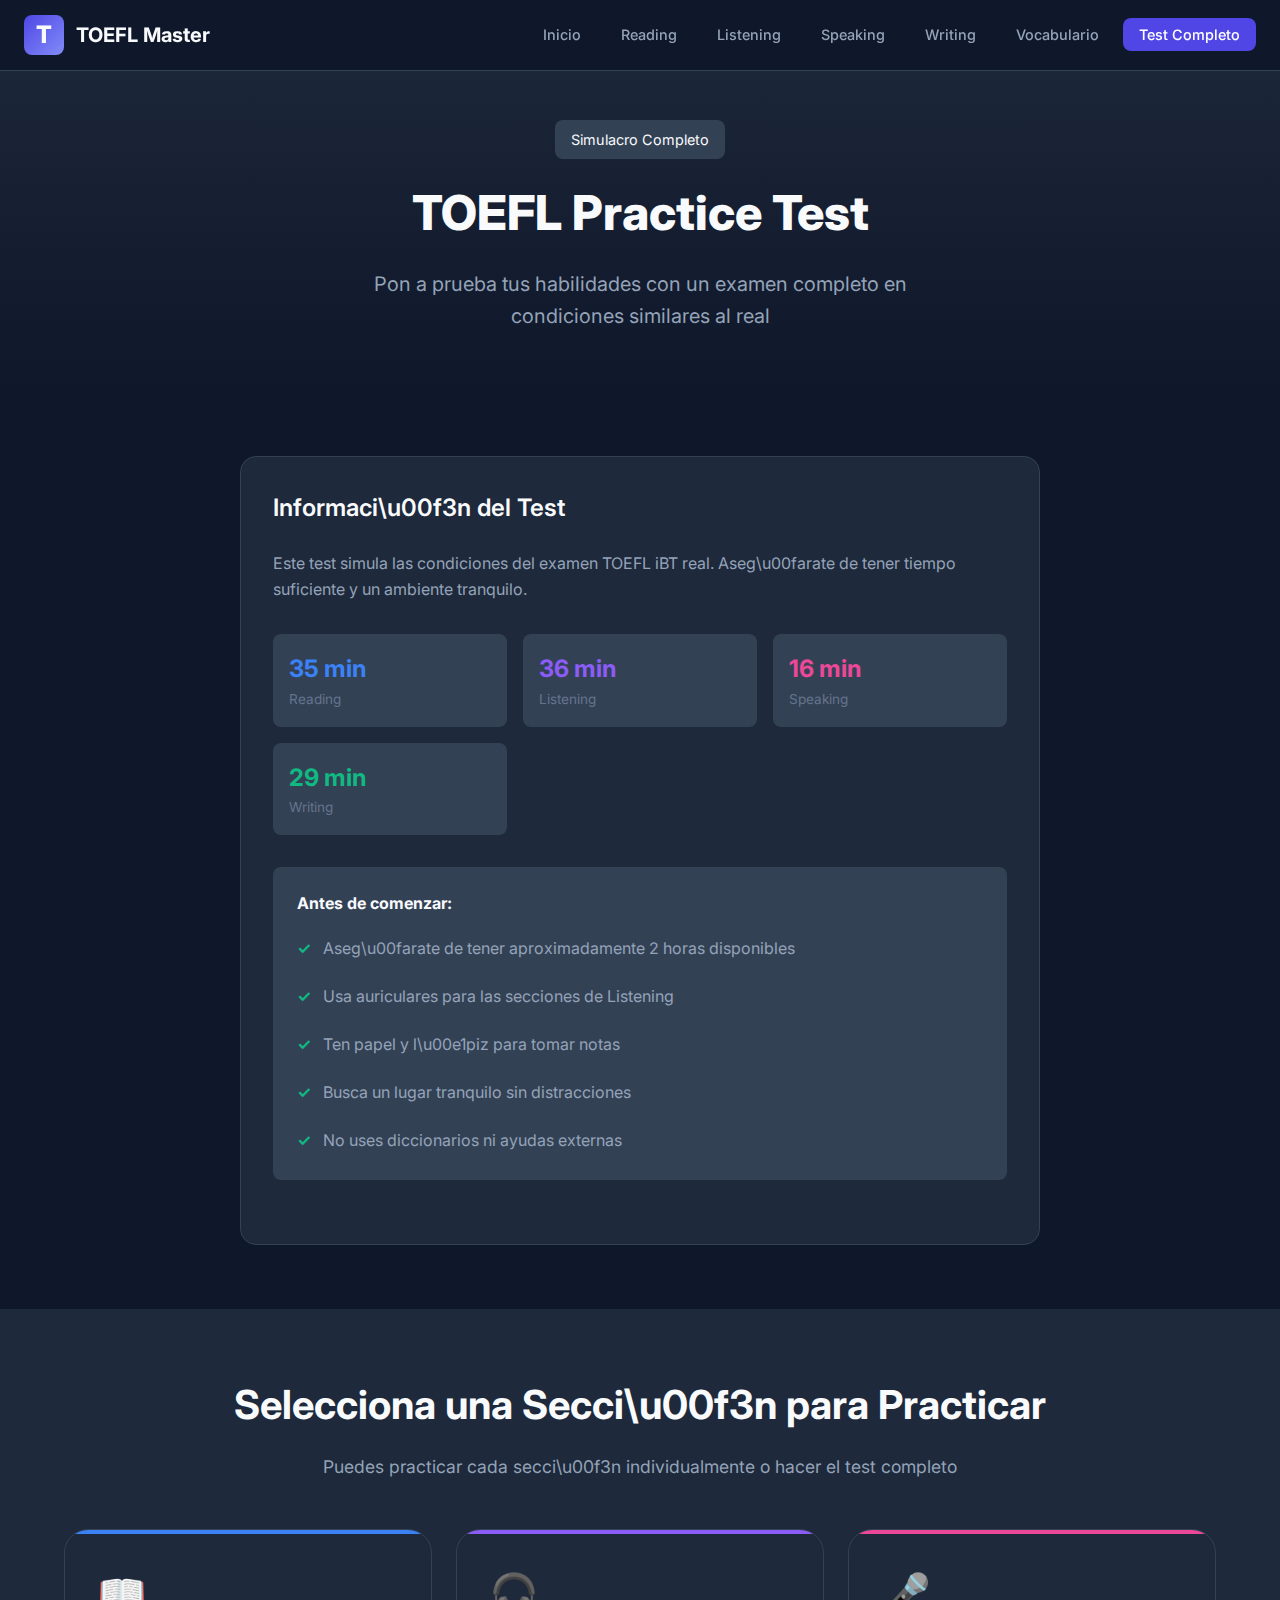
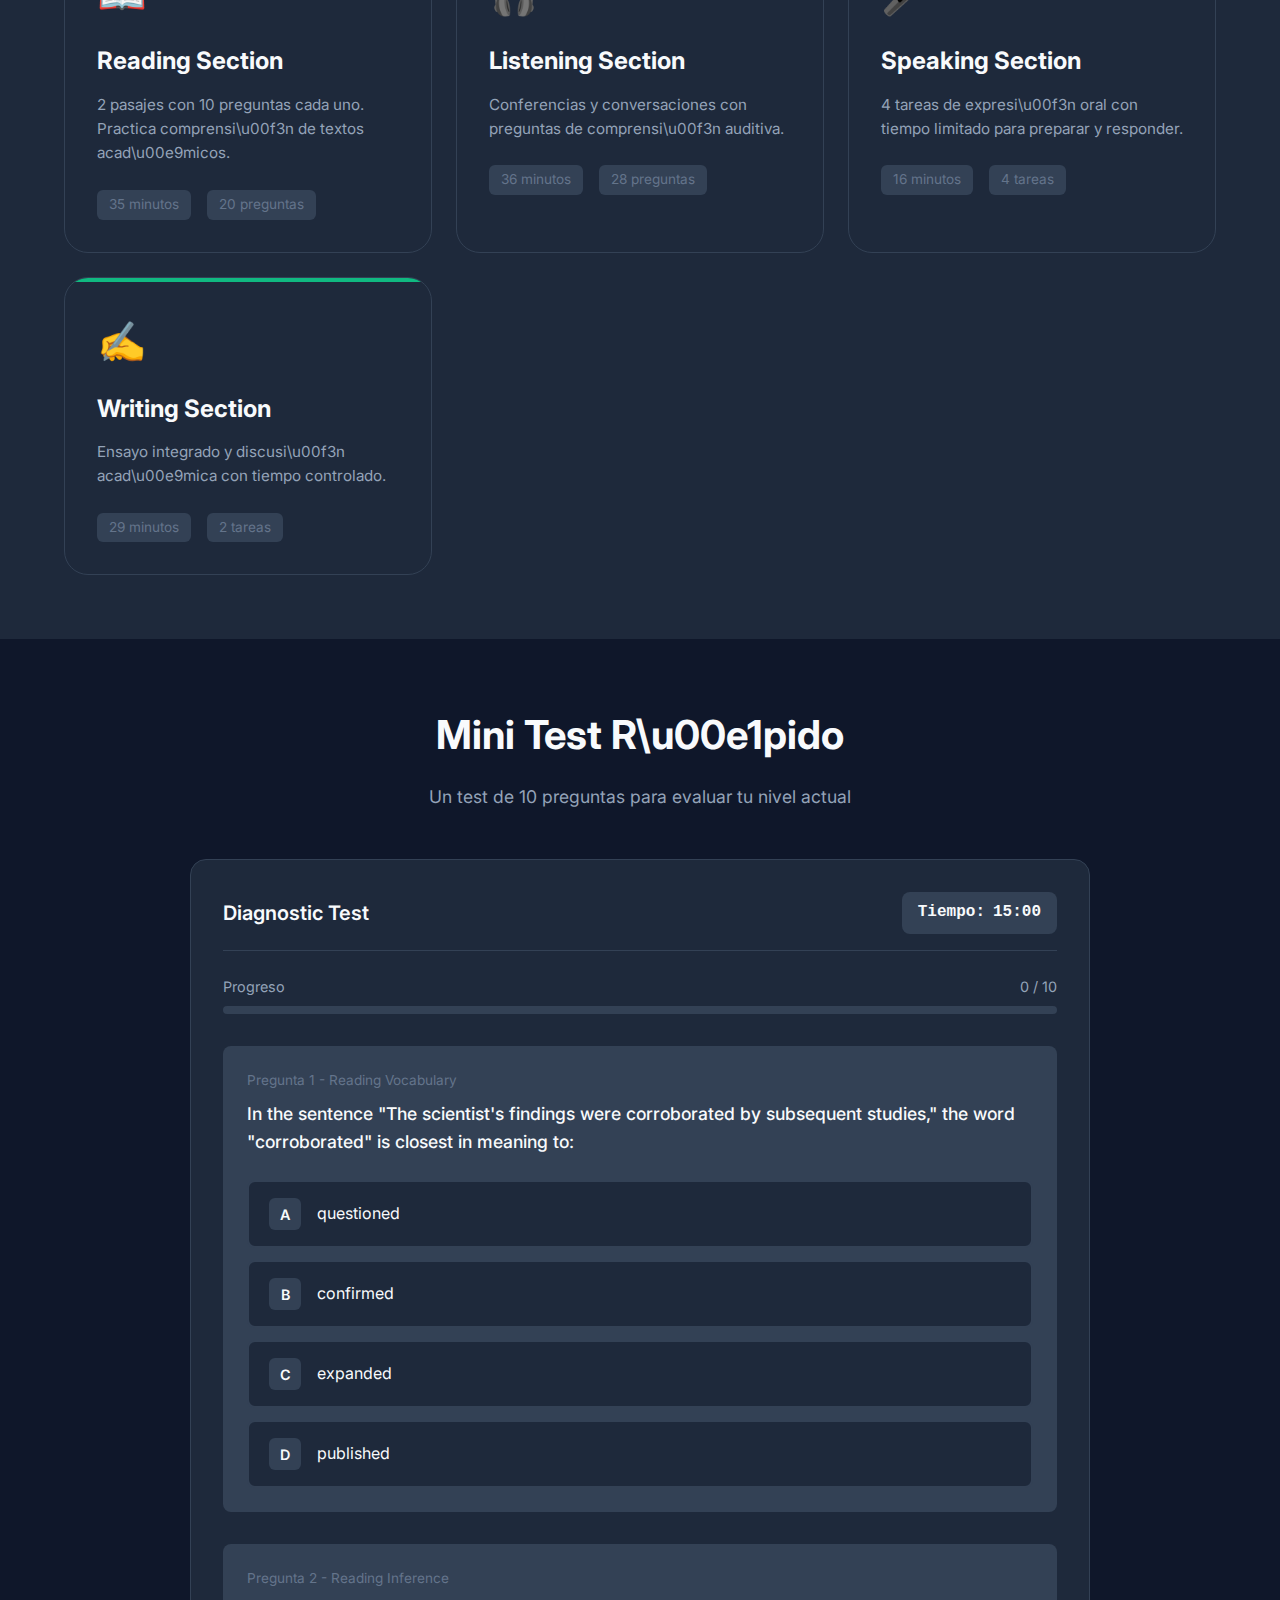
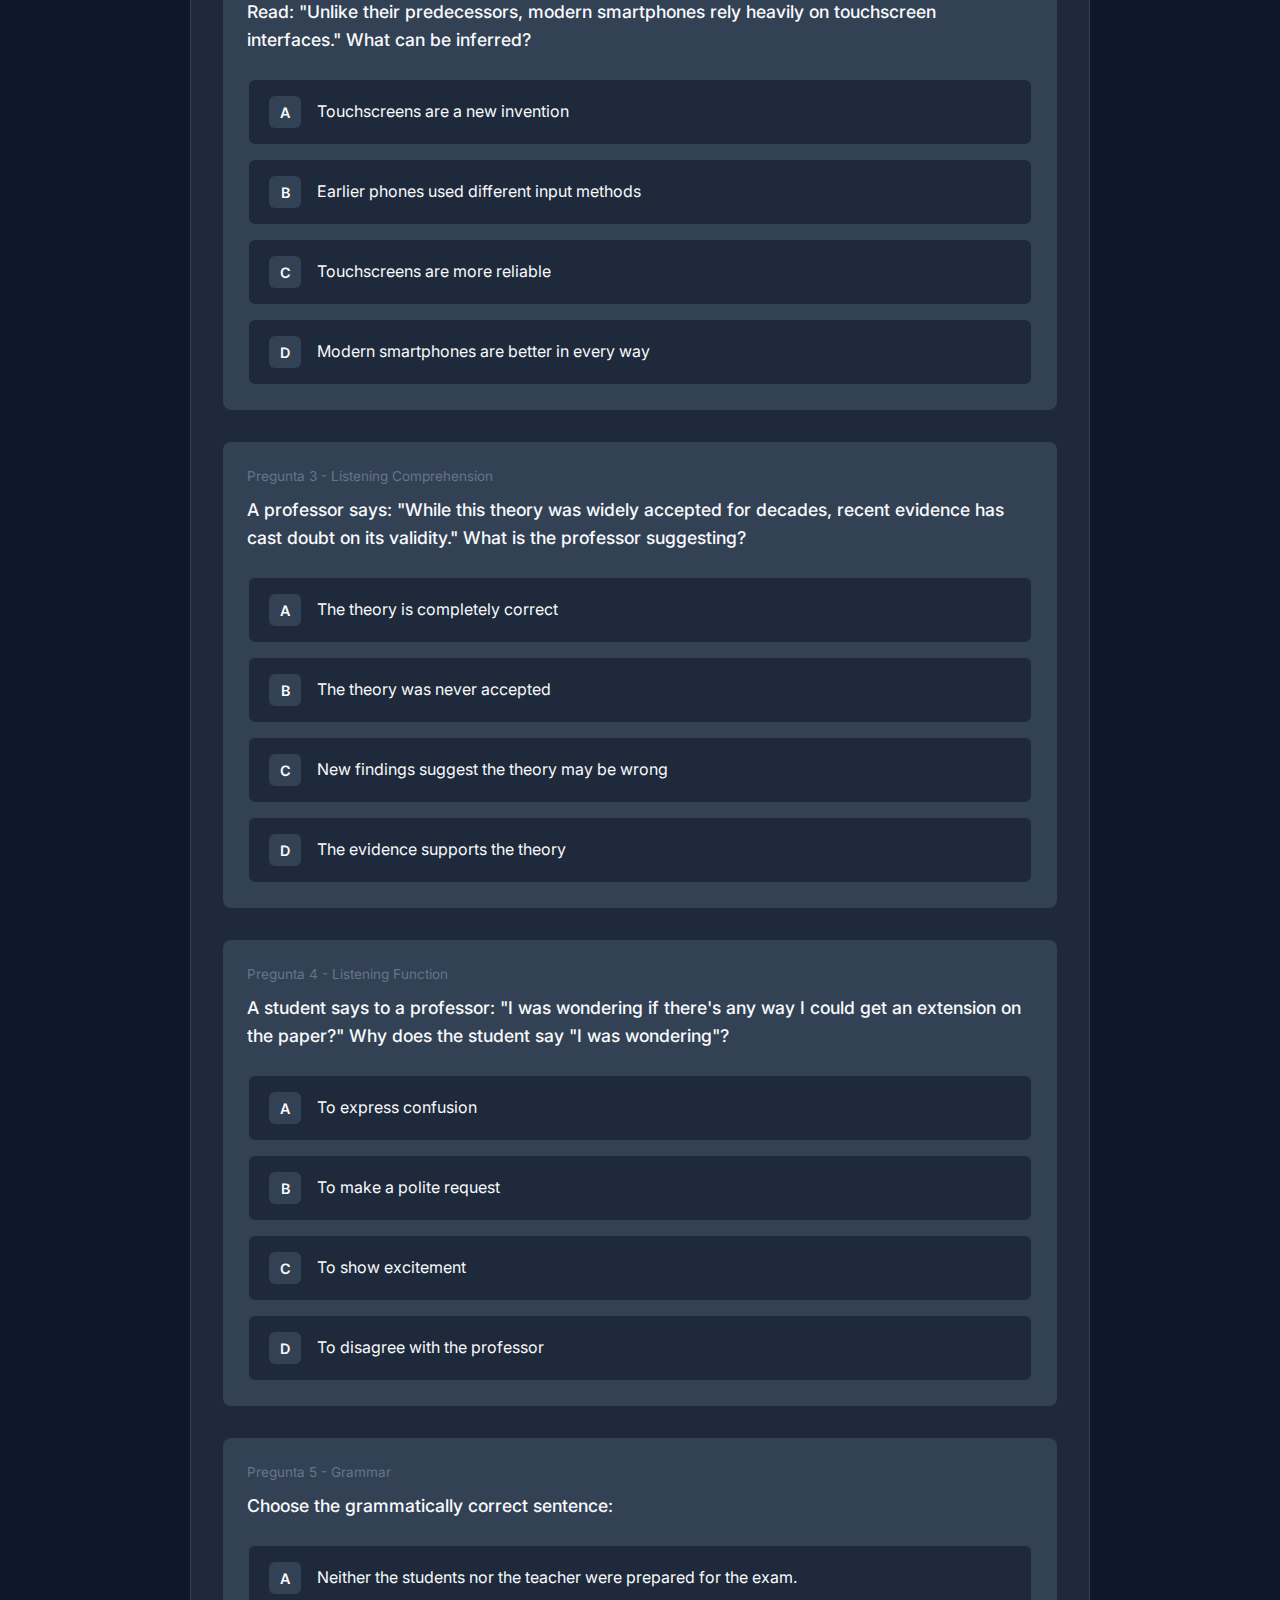
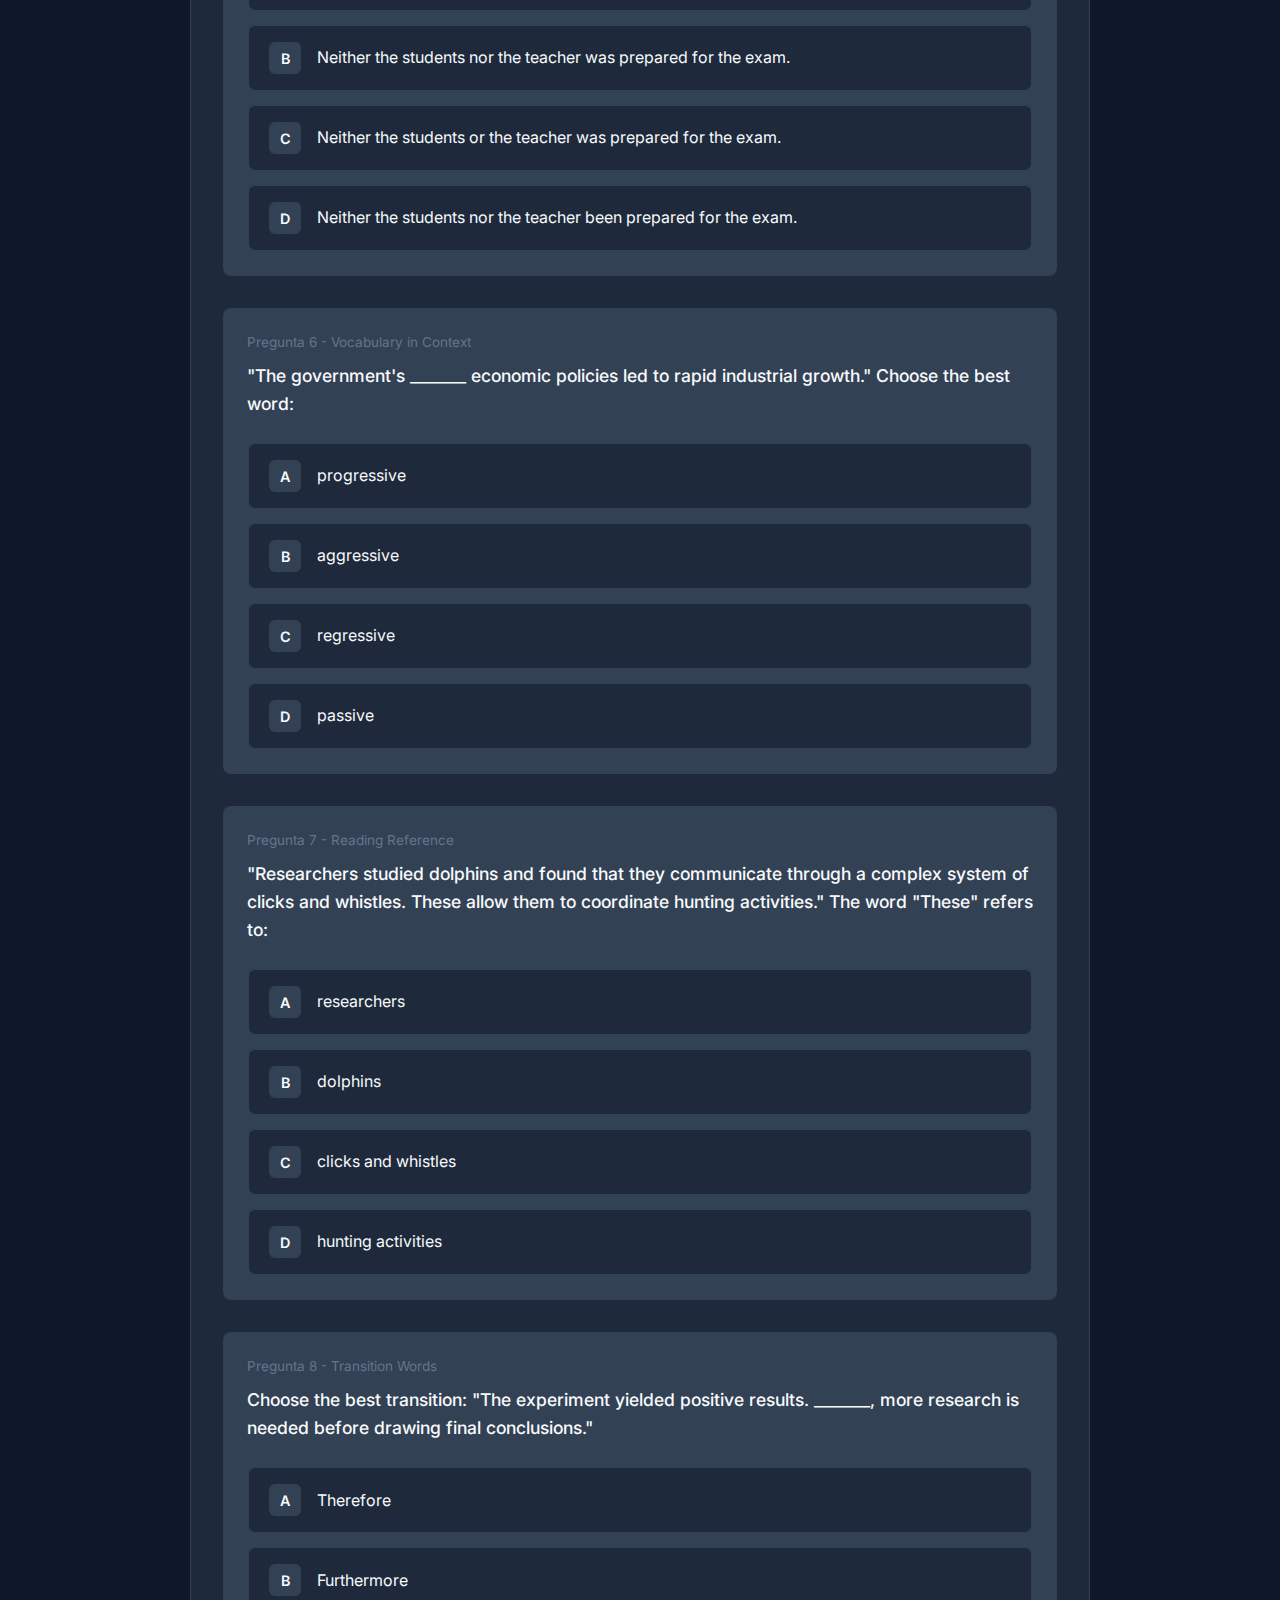
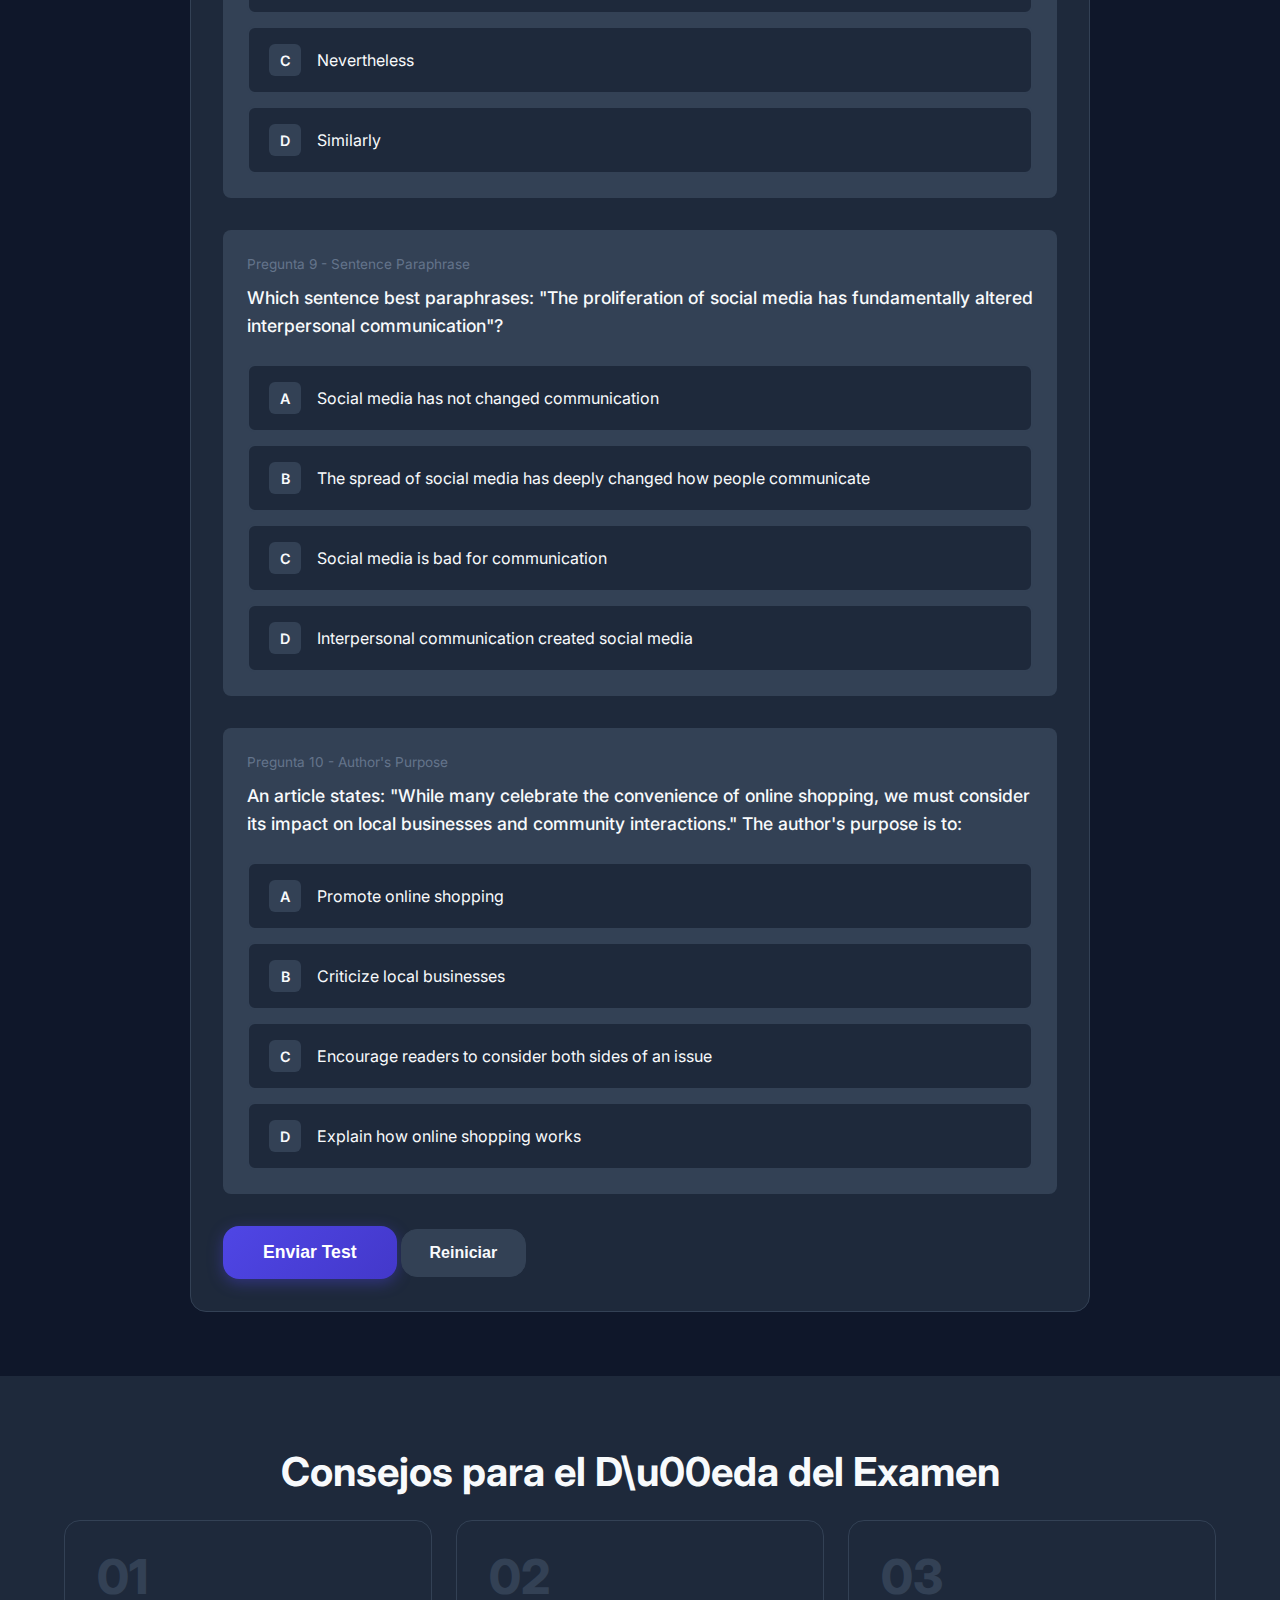
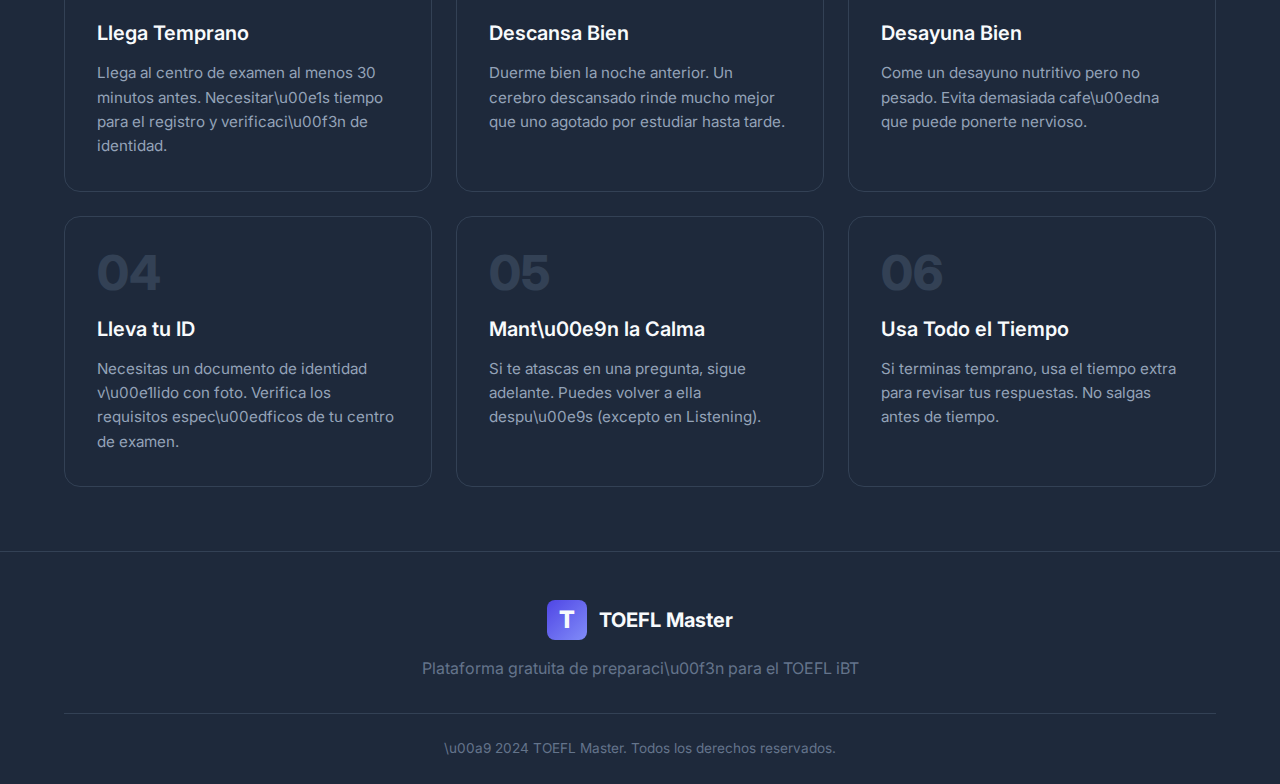
<file: pages/practice-test.html>
<!DOCTYPE html>
<html lang="es">
<head>
    <meta charset="UTF-8">
    <meta name="viewport" content="width=device-width, initial-scale=1.0">
    <title>Practice Test - TOEFL Master</title>
    <link rel="stylesheet" href="../css/styles.css">
    <link rel="preconnect" href="https://fonts.googleapis.com">
    <link rel="preconnect" href="https://fonts.gstatic.com" crossorigin>
    <link href="https://fonts.googleapis.com/css2?family=Inter:wght@300;400;500;600;700;800&display=swap" rel="stylesheet">
</head>
<body>
    <nav class="navbar">
        <div class="nav-container">
            <a href="../index.html" class="logo">
                <span class="logo-icon">T</span>
                <span>TOEFL Master</span>
            </a>
            <button class="mobile-menu-btn" aria-label="Menu">
                <span></span>
                <span></span>
                <span></span>
            </button>
            <ul class="nav-links">
                <li><a href="../index.html">Inicio</a></li>
                <li><a href="reading.html">Reading</a></li>
                <li><a href="listening.html">Listening</a></li>
                <li><a href="speaking.html">Speaking</a></li>
                <li><a href="writing.html">Writing</a></li>
                <li><a href="vocabulary.html">Vocabulario</a></li>
                <li><a href="practice-test.html" class="btn-nav active">Test Completo</a></li>
            </ul>
        </div>
    </nav>

    <header class="page-header">
        <span class="badge">Simulacro Completo</span>
        <h1>TOEFL Practice Test</h1>
        <p>Pon a prueba tus habilidades con un examen completo en condiciones similares al real</p>
    </header>

    <section class="content-section">
        <div class="container">
            <div class="content-box" style="max-width: 800px; margin: 0 auto;">
                <h3>Informaci\u00f3n del Test</h3>
                <p style="color: var(--text-secondary); margin-bottom: 2rem;">
                    Este test simula las condiciones del examen TOEFL iBT real. Aseg\u00farate de tener tiempo suficiente y un ambiente tranquilo.
                </p>

                <div style="display: grid; grid-template-columns: repeat(auto-fit, minmax(180px, 1fr)); gap: 1rem; margin-bottom: 2rem;">
                    <div class="result-item">
                        <div class="result-item-value" style="color: var(--reading-color);">35 min</div>
                        <div class="result-item-label">Reading</div>
                    </div>
                    <div class="result-item">
                        <div class="result-item-value" style="color: var(--listening-color);">36 min</div>
                        <div class="result-item-label">Listening</div>
                    </div>
                    <div class="result-item">
                        <div class="result-item-value" style="color: var(--speaking-color);">16 min</div>
                        <div class="result-item-label">Speaking</div>
                    </div>
                    <div class="result-item">
                        <div class="result-item-value" style="color: var(--writing-color);">29 min</div>
                        <div class="result-item-label">Writing</div>
                    </div>
                </div>

                <div style="background: var(--bg-tertiary); padding: 1.5rem; border-radius: var(--radius); margin-bottom: 2rem;">
                    <h4 style="margin-bottom: 1rem;">Antes de comenzar:</h4>
                    <ul style="color: var(--text-secondary); line-height: 2;">
                        <li>Aseg\u00farate de tener aproximadamente 2 horas disponibles</li>
                        <li>Usa auriculares para las secciones de Listening</li>
                        <li>Ten papel y l\u00e1piz para tomar notas</li>
                        <li>Busca un lugar tranquilo sin distracciones</li>
                        <li>No uses diccionarios ni ayudas externas</li>
                    </ul>
                </div>
            </div>
        </div>
    </section>

    <section class="content-section">
        <div class="container">
            <h2 class="section-title">Selecciona una Secci\u00f3n para Practicar</h2>
            <p class="section-subtitle">Puedes practicar cada secci\u00f3n individualmente o hacer el test completo</p>

            <div class="cards-grid">
                <a href="reading.html" class="card card-reading">
                    <div class="card-icon">📖</div>
                    <h3>Reading Section</h3>
                    <p>2 pasajes con 10 preguntas cada uno. Practica comprensi\u00f3n de textos acad\u00e9micos.</p>
                    <div class="card-details">
                        <span>35 minutos</span>
                        <span>20 preguntas</span>
                    </div>
                    <div class="card-arrow">→</div>
                </a>

                <a href="listening.html" class="card card-listening">
                    <div class="card-icon">🎧</div>
                    <h3>Listening Section</h3>
                    <p>Conferencias y conversaciones con preguntas de comprensi\u00f3n auditiva.</p>
                    <div class="card-details">
                        <span>36 minutos</span>
                        <span>28 preguntas</span>
                    </div>
                    <div class="card-arrow">→</div>
                </a>

                <a href="speaking.html" class="card card-speaking">
                    <div class="card-icon">🎤</div>
                    <h3>Speaking Section</h3>
                    <p>4 tareas de expresi\u00f3n oral con tiempo limitado para preparar y responder.</p>
                    <div class="card-details">
                        <span>16 minutos</span>
                        <span>4 tareas</span>
                    </div>
                    <div class="card-arrow">→</div>
                </a>

                <a href="writing.html" class="card card-writing">
                    <div class="card-icon">✍️</div>
                    <h3>Writing Section</h3>
                    <p>Ensayo integrado y discusi\u00f3n acad\u00e9mica con tiempo controlado.</p>
                    <div class="card-details">
                        <span>29 minutos</span>
                        <span>2 tareas</span>
                    </div>
                    <div class="card-arrow">→</div>
                </a>
            </div>
        </div>
    </section>

    <section class="content-section">
        <div class="container">
            <h2 class="section-title">Mini Test R\u00e1pido</h2>
            <p class="section-subtitle">Un test de 10 preguntas para evaluar tu nivel actual</p>

            <div class="exercise-container" style="max-width: 900px; margin: 0 auto;">
                <div class="exercise-header">
                    <span class="exercise-title">Diagnostic Test</span>
                    <div class="exercise-timer">
                        <span>Tiempo:</span>
                        <span id="mini-test-timer">15:00</span>
                    </div>
                </div>

                <div class="progress-container">
                    <div class="progress-label">
                        <span>Progreso</span>
                        <span id="test-progress">0 / 10</span>
                    </div>
                    <div class="progress-bar">
                        <div class="progress-fill" id="test-progress-bar" style="width: 0%"></div>
                    </div>
                </div>

                <!-- Question 1: Reading -->
                <div class="question-block" id="mini-q1">
                    <div class="question-number">Pregunta 1 - Reading Vocabulary</div>
                    <div class="question-text">In the sentence "The scientist's findings were corroborated by subsequent studies," the word "corroborated" is closest in meaning to:</div>
                    <div class="options">
                        <label class="option" data-correct="false">
                            <input type="radio" name="mini-q1" value="A">
                            <span class="option-letter">A</span>
                            <span class="option-text">questioned</span>
                        </label>
                        <label class="option" data-correct="true">
                            <input type="radio" name="mini-q1" value="B">
                            <span class="option-letter">B</span>
                            <span class="option-text">confirmed</span>
                        </label>
                        <label class="option" data-correct="false">
                            <input type="radio" name="mini-q1" value="C">
                            <span class="option-letter">C</span>
                            <span class="option-text">expanded</span>
                        </label>
                        <label class="option" data-correct="false">
                            <input type="radio" name="mini-q1" value="D">
                            <span class="option-letter">D</span>
                            <span class="option-text">published</span>
                        </label>
                    </div>
                </div>

                <!-- Question 2: Reading -->
                <div class="question-block" id="mini-q2">
                    <div class="question-number">Pregunta 2 - Reading Inference</div>
                    <div class="question-text">Read: "Unlike their predecessors, modern smartphones rely heavily on touchscreen interfaces." What can be inferred?</div>
                    <div class="options">
                        <label class="option" data-correct="false">
                            <input type="radio" name="mini-q2" value="A">
                            <span class="option-letter">A</span>
                            <span class="option-text">Touchscreens are a new invention</span>
                        </label>
                        <label class="option" data-correct="true">
                            <input type="radio" name="mini-q2" value="B">
                            <span class="option-letter">B</span>
                            <span class="option-text">Earlier phones used different input methods</span>
                        </label>
                        <label class="option" data-correct="false">
                            <input type="radio" name="mini-q2" value="C">
                            <span class="option-letter">C</span>
                            <span class="option-text">Touchscreens are more reliable</span>
                        </label>
                        <label class="option" data-correct="false">
                            <input type="radio" name="mini-q2" value="D">
                            <span class="option-letter">D</span>
                            <span class="option-text">Modern smartphones are better in every way</span>
                        </label>
                    </div>
                </div>

                <!-- Question 3: Listening -->
                <div class="question-block" id="mini-q3">
                    <div class="question-number">Pregunta 3 - Listening Comprehension</div>
                    <div class="question-text">A professor says: "While this theory was widely accepted for decades, recent evidence has cast doubt on its validity." What is the professor suggesting?</div>
                    <div class="options">
                        <label class="option" data-correct="false">
                            <input type="radio" name="mini-q3" value="A">
                            <span class="option-letter">A</span>
                            <span class="option-text">The theory is completely correct</span>
                        </label>
                        <label class="option" data-correct="false">
                            <input type="radio" name="mini-q3" value="B">
                            <span class="option-letter">B</span>
                            <span class="option-text">The theory was never accepted</span>
                        </label>
                        <label class="option" data-correct="true">
                            <input type="radio" name="mini-q3" value="C">
                            <span class="option-letter">C</span>
                            <span class="option-text">New findings suggest the theory may be wrong</span>
                        </label>
                        <label class="option" data-correct="false">
                            <input type="radio" name="mini-q3" value="D">
                            <span class="option-letter">D</span>
                            <span class="option-text">The evidence supports the theory</span>
                        </label>
                    </div>
                </div>

                <!-- Question 4: Listening -->
                <div class="question-block" id="mini-q4">
                    <div class="question-number">Pregunta 4 - Listening Function</div>
                    <div class="question-text">A student says to a professor: "I was wondering if there's any way I could get an extension on the paper?" Why does the student say "I was wondering"?</div>
                    <div class="options">
                        <label class="option" data-correct="false">
                            <input type="radio" name="mini-q4" value="A">
                            <span class="option-letter">A</span>
                            <span class="option-text">To express confusion</span>
                        </label>
                        <label class="option" data-correct="true">
                            <input type="radio" name="mini-q4" value="B">
                            <span class="option-letter">B</span>
                            <span class="option-text">To make a polite request</span>
                        </label>
                        <label class="option" data-correct="false">
                            <input type="radio" name="mini-q4" value="C">
                            <span class="option-letter">C</span>
                            <span class="option-text">To show excitement</span>
                        </label>
                        <label class="option" data-correct="false">
                            <input type="radio" name="mini-q4" value="D">
                            <span class="option-letter">D</span>
                            <span class="option-text">To disagree with the professor</span>
                        </label>
                    </div>
                </div>

                <!-- Question 5: Grammar -->
                <div class="question-block" id="mini-q5">
                    <div class="question-number">Pregunta 5 - Grammar</div>
                    <div class="question-text">Choose the grammatically correct sentence:</div>
                    <div class="options">
                        <label class="option" data-correct="false">
                            <input type="radio" name="mini-q5" value="A">
                            <span class="option-letter">A</span>
                            <span class="option-text">Neither the students nor the teacher were prepared for the exam.</span>
                        </label>
                        <label class="option" data-correct="true">
                            <input type="radio" name="mini-q5" value="B">
                            <span class="option-letter">B</span>
                            <span class="option-text">Neither the students nor the teacher was prepared for the exam.</span>
                        </label>
                        <label class="option" data-correct="false">
                            <input type="radio" name="mini-q5" value="C">
                            <span class="option-letter">C</span>
                            <span class="option-text">Neither the students or the teacher was prepared for the exam.</span>
                        </label>
                        <label class="option" data-correct="false">
                            <input type="radio" name="mini-q5" value="D">
                            <span class="option-letter">D</span>
                            <span class="option-text">Neither the students nor the teacher been prepared for the exam.</span>
                        </label>
                    </div>
                </div>

                <!-- Question 6: Vocabulary -->
                <div class="question-block" id="mini-q6">
                    <div class="question-number">Pregunta 6 - Vocabulary in Context</div>
                    <div class="question-text">"The government's _______ economic policies led to rapid industrial growth." Choose the best word:</div>
                    <div class="options">
                        <label class="option" data-correct="false">
                            <input type="radio" name="mini-q6" value="A">
                            <span class="option-letter">A</span>
                            <span class="option-text">progressive</span>
                        </label>
                        <label class="option" data-correct="true">
                            <input type="radio" name="mini-q6" value="B">
                            <span class="option-letter">B</span>
                            <span class="option-text">aggressive</span>
                        </label>
                        <label class="option" data-correct="false">
                            <input type="radio" name="mini-q6" value="C">
                            <span class="option-letter">C</span>
                            <span class="option-text">regressive</span>
                        </label>
                        <label class="option" data-correct="false">
                            <input type="radio" name="mini-q6" value="D">
                            <span class="option-letter">D</span>
                            <span class="option-text">passive</span>
                        </label>
                    </div>
                </div>

                <!-- Question 7: Reading Reference -->
                <div class="question-block" id="mini-q7">
                    <div class="question-number">Pregunta 7 - Reading Reference</div>
                    <div class="question-text">"Researchers studied dolphins and found that they communicate through a complex system of clicks and whistles. These allow them to coordinate hunting activities." The word "These" refers to:</div>
                    <div class="options">
                        <label class="option" data-correct="false">
                            <input type="radio" name="mini-q7" value="A">
                            <span class="option-letter">A</span>
                            <span class="option-text">researchers</span>
                        </label>
                        <label class="option" data-correct="false">
                            <input type="radio" name="mini-q7" value="B">
                            <span class="option-letter">B</span>
                            <span class="option-text">dolphins</span>
                        </label>
                        <label class="option" data-correct="true">
                            <input type="radio" name="mini-q7" value="C">
                            <span class="option-letter">C</span>
                            <span class="option-text">clicks and whistles</span>
                        </label>
                        <label class="option" data-correct="false">
                            <input type="radio" name="mini-q7" value="D">
                            <span class="option-letter">D</span>
                            <span class="option-text">hunting activities</span>
                        </label>
                    </div>
                </div>

                <!-- Question 8: Listening Detail -->
                <div class="question-block" id="mini-q8">
                    <div class="question-number">Pregunta 8 - Transition Words</div>
                    <div class="question-text">Choose the best transition: "The experiment yielded positive results. _______, more research is needed before drawing final conclusions."</div>
                    <div class="options">
                        <label class="option" data-correct="false">
                            <input type="radio" name="mini-q8" value="A">
                            <span class="option-letter">A</span>
                            <span class="option-text">Therefore</span>
                        </label>
                        <label class="option" data-correct="false">
                            <input type="radio" name="mini-q8" value="B">
                            <span class="option-letter">B</span>
                            <span class="option-text">Furthermore</span>
                        </label>
                        <label class="option" data-correct="true">
                            <input type="radio" name="mini-q8" value="C">
                            <span class="option-letter">C</span>
                            <span class="option-text">Nevertheless</span>
                        </label>
                        <label class="option" data-correct="false">
                            <input type="radio" name="mini-q8" value="D">
                            <span class="option-letter">D</span>
                            <span class="option-text">Similarly</span>
                        </label>
                    </div>
                </div>

                <!-- Question 9: Paraphrase -->
                <div class="question-block" id="mini-q9">
                    <div class="question-number">Pregunta 9 - Sentence Paraphrase</div>
                    <div class="question-text">Which sentence best paraphrases: "The proliferation of social media has fundamentally altered interpersonal communication"?</div>
                    <div class="options">
                        <label class="option" data-correct="false">
                            <input type="radio" name="mini-q9" value="A">
                            <span class="option-letter">A</span>
                            <span class="option-text">Social media has not changed communication</span>
                        </label>
                        <label class="option" data-correct="true">
                            <input type="radio" name="mini-q9" value="B">
                            <span class="option-letter">B</span>
                            <span class="option-text">The spread of social media has deeply changed how people communicate</span>
                        </label>
                        <label class="option" data-correct="false">
                            <input type="radio" name="mini-q9" value="C">
                            <span class="option-letter">C</span>
                            <span class="option-text">Social media is bad for communication</span>
                        </label>
                        <label class="option" data-correct="false">
                            <input type="radio" name="mini-q9" value="D">
                            <span class="option-letter">D</span>
                            <span class="option-text">Interpersonal communication created social media</span>
                        </label>
                    </div>
                </div>

                <!-- Question 10: Purpose -->
                <div class="question-block" id="mini-q10">
                    <div class="question-number">Pregunta 10 - Author's Purpose</div>
                    <div class="question-text">An article states: "While many celebrate the convenience of online shopping, we must consider its impact on local businesses and community interactions." The author's purpose is to:</div>
                    <div class="options">
                        <label class="option" data-correct="false">
                            <input type="radio" name="mini-q10" value="A">
                            <span class="option-letter">A</span>
                            <span class="option-text">Promote online shopping</span>
                        </label>
                        <label class="option" data-correct="false">
                            <input type="radio" name="mini-q10" value="B">
                            <span class="option-letter">B</span>
                            <span class="option-text">Criticize local businesses</span>
                        </label>
                        <label class="option" data-correct="true">
                            <input type="radio" name="mini-q10" value="C">
                            <span class="option-letter">C</span>
                            <span class="option-text">Encourage readers to consider both sides of an issue</span>
                        </label>
                        <label class="option" data-correct="false">
                            <input type="radio" name="mini-q10" value="D">
                            <span class="option-letter">D</span>
                            <span class="option-text">Explain how online shopping works</span>
                        </label>
                    </div>
                </div>

                <div class="exercise-actions">
                    <button class="btn btn-primary btn-large" onclick="submitMiniTest()">Enviar Test</button>
                    <button class="btn btn-secondary" onclick="resetMiniTest()">Reiniciar</button>
                </div>

                <div id="mini-test-results" class="results-card hidden mt-4">
                    <div class="results-score" id="mini-test-score">0/10</div>
                    <div class="results-label">Tu Puntaje</div>

                    <div class="results-breakdown">
                        <div class="result-item">
                            <div class="result-item-value" id="result-correct">0</div>
                            <div class="result-item-label">Correctas</div>
                        </div>
                        <div class="result-item">
                            <div class="result-item-value" id="result-incorrect">0</div>
                            <div class="result-item-label">Incorrectas</div>
                        </div>
                        <div class="result-item">
                            <div class="result-item-value" id="result-level">-</div>
                            <div class="result-item-label">Nivel</div>
                        </div>
                    </div>

                    <div id="level-feedback" style="margin-top: 1.5rem; padding: 1rem; background: var(--bg-tertiary); border-radius: var(--radius); text-align: left;">
                    </div>

                    <div style="margin-top: 2rem;">
                        <a href="reading.html" class="btn btn-primary">Continuar Practicando</a>
                    </div>
                </div>
            </div>
        </div>
    </section>

    <section class="content-section">
        <div class="container">
            <h2 class="section-title">Consejos para el D\u00eda del Examen</h2>

            <div class="tips-grid">
                <div class="tip-card">
                    <div class="tip-number">01</div>
                    <h4>Llega Temprano</h4>
                    <p>Llega al centro de examen al menos 30 minutos antes. Necesitar\u00e1s tiempo para el registro y verificaci\u00f3n de identidad.</p>
                </div>
                <div class="tip-card">
                    <div class="tip-number">02</div>
                    <h4>Descansa Bien</h4>
                    <p>Duerme bien la noche anterior. Un cerebro descansado rinde mucho mejor que uno agotado por estudiar hasta tarde.</p>
                </div>
                <div class="tip-card">
                    <div class="tip-number">03</div>
                    <h4>Desayuna Bien</h4>
                    <p>Come un desayuno nutritivo pero no pesado. Evita demasiada cafe\u00edna que puede ponerte nervioso.</p>
                </div>
                <div class="tip-card">
                    <div class="tip-number">04</div>
                    <h4>Lleva tu ID</h4>
                    <p>Necesitas un documento de identidad v\u00e1lido con foto. Verifica los requisitos espec\u00edficos de tu centro de examen.</p>
                </div>
                <div class="tip-card">
                    <div class="tip-number">05</div>
                    <h4>Mant\u00e9n la Calma</h4>
                    <p>Si te atascas en una pregunta, sigue adelante. Puedes volver a ella despu\u00e9s (excepto en Listening).</p>
                </div>
                <div class="tip-card">
                    <div class="tip-number">06</div>
                    <h4>Usa Todo el Tiempo</h4>
                    <p>Si terminas temprano, usa el tiempo extra para revisar tus respuestas. No salgas antes de tiempo.</p>
                </div>
            </div>
        </div>
    </section>

    <footer class="footer">
        <div class="container">
            <div class="footer-content">
                <div class="footer-brand">
                    <span class="logo-icon">T</span>
                    <span>TOEFL Master</span>
                </div>
                <p>Plataforma gratuita de preparaci\u00f3n para el TOEFL iBT</p>
            </div>
            <div class="footer-bottom">
                <p>\u00a9 2024 TOEFL Master. Todos los derechos reservados.</p>
            </div>
        </div>
    </footer>

    <script src="../js/app.js"></script>
</body>
</html>
</file>
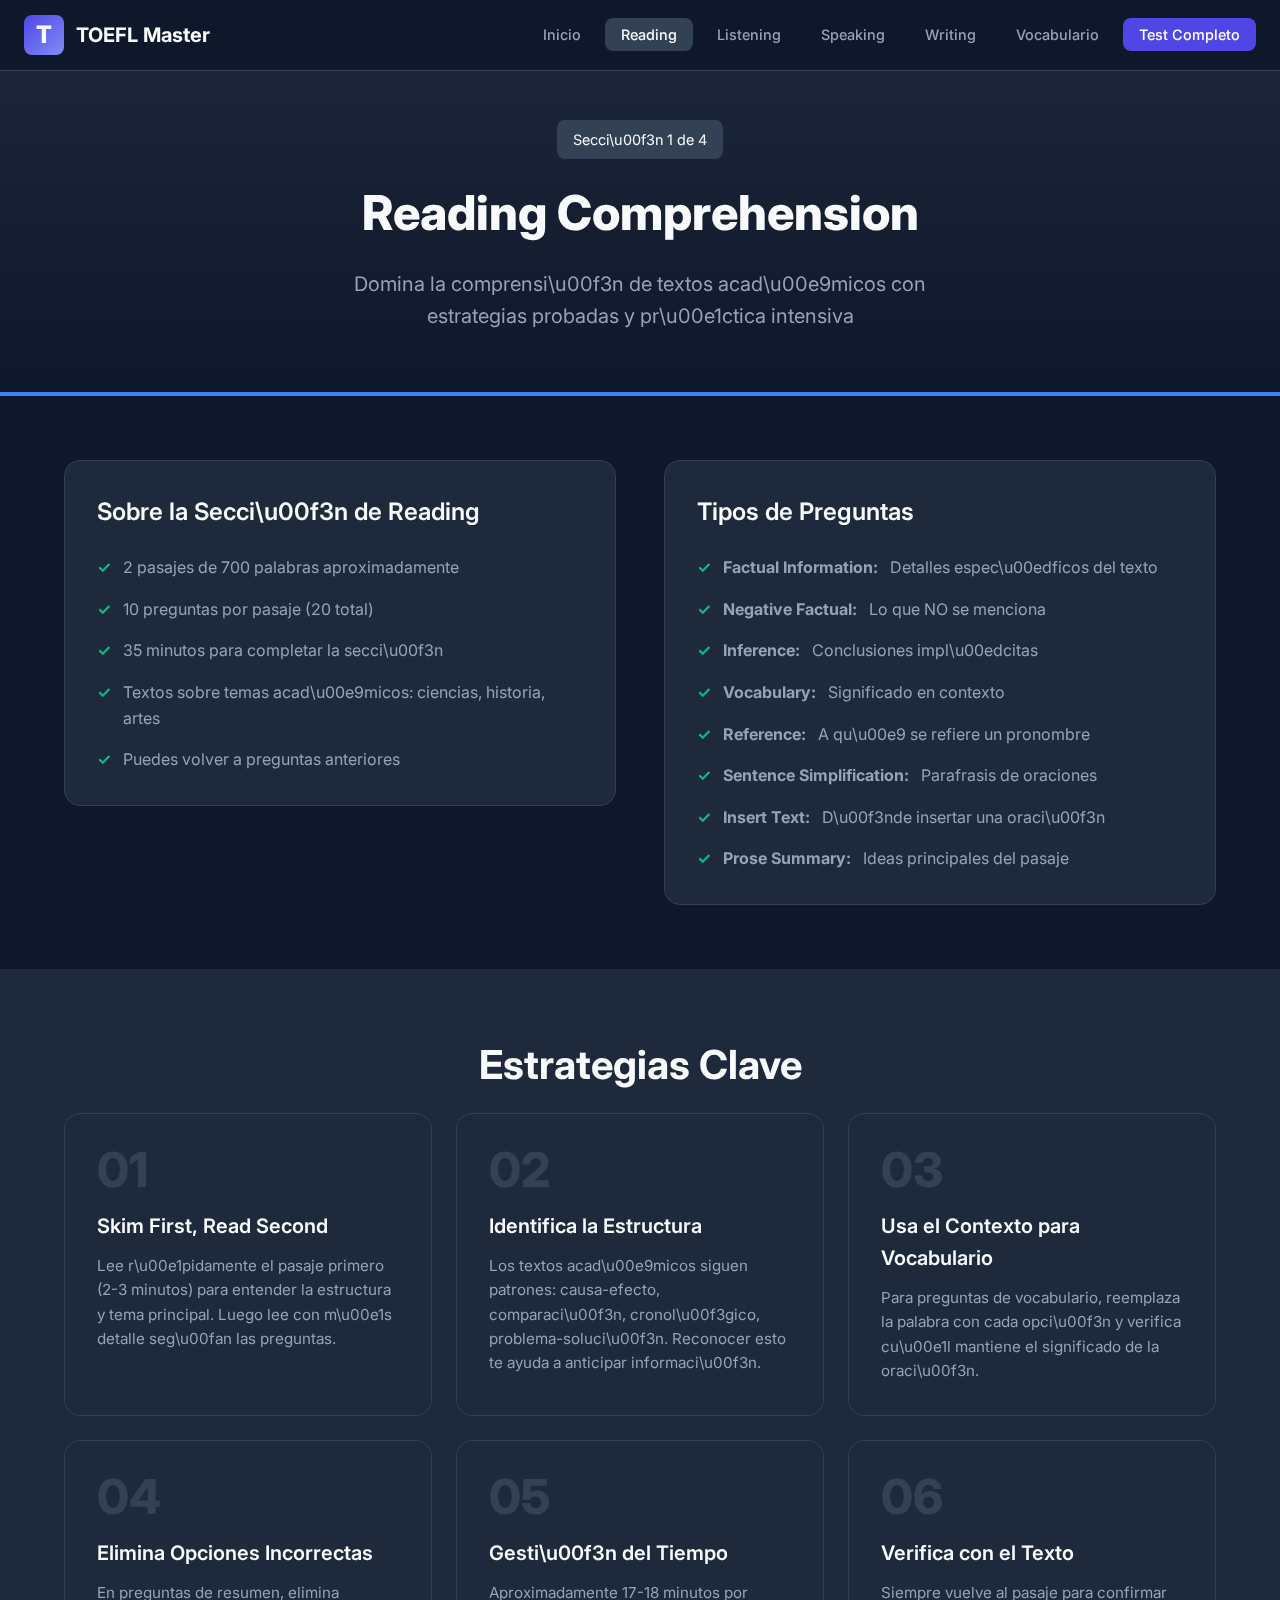
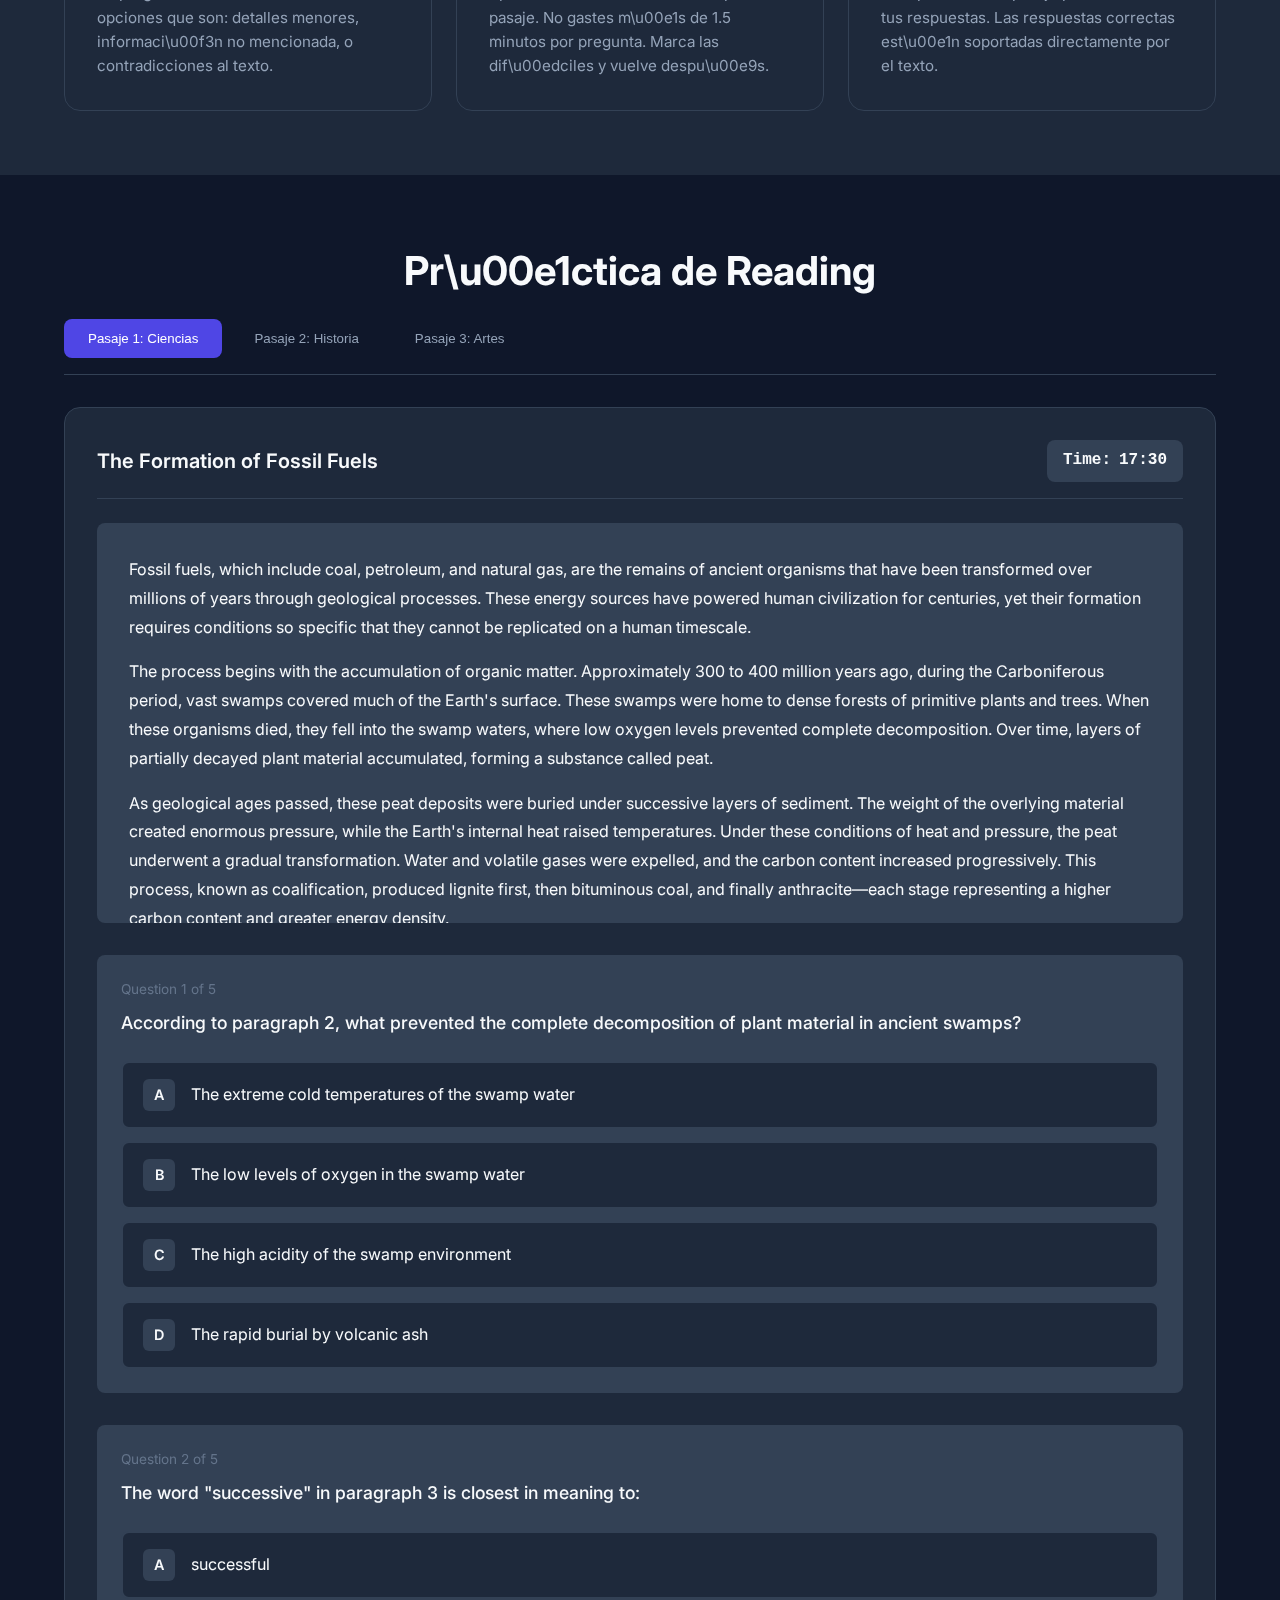
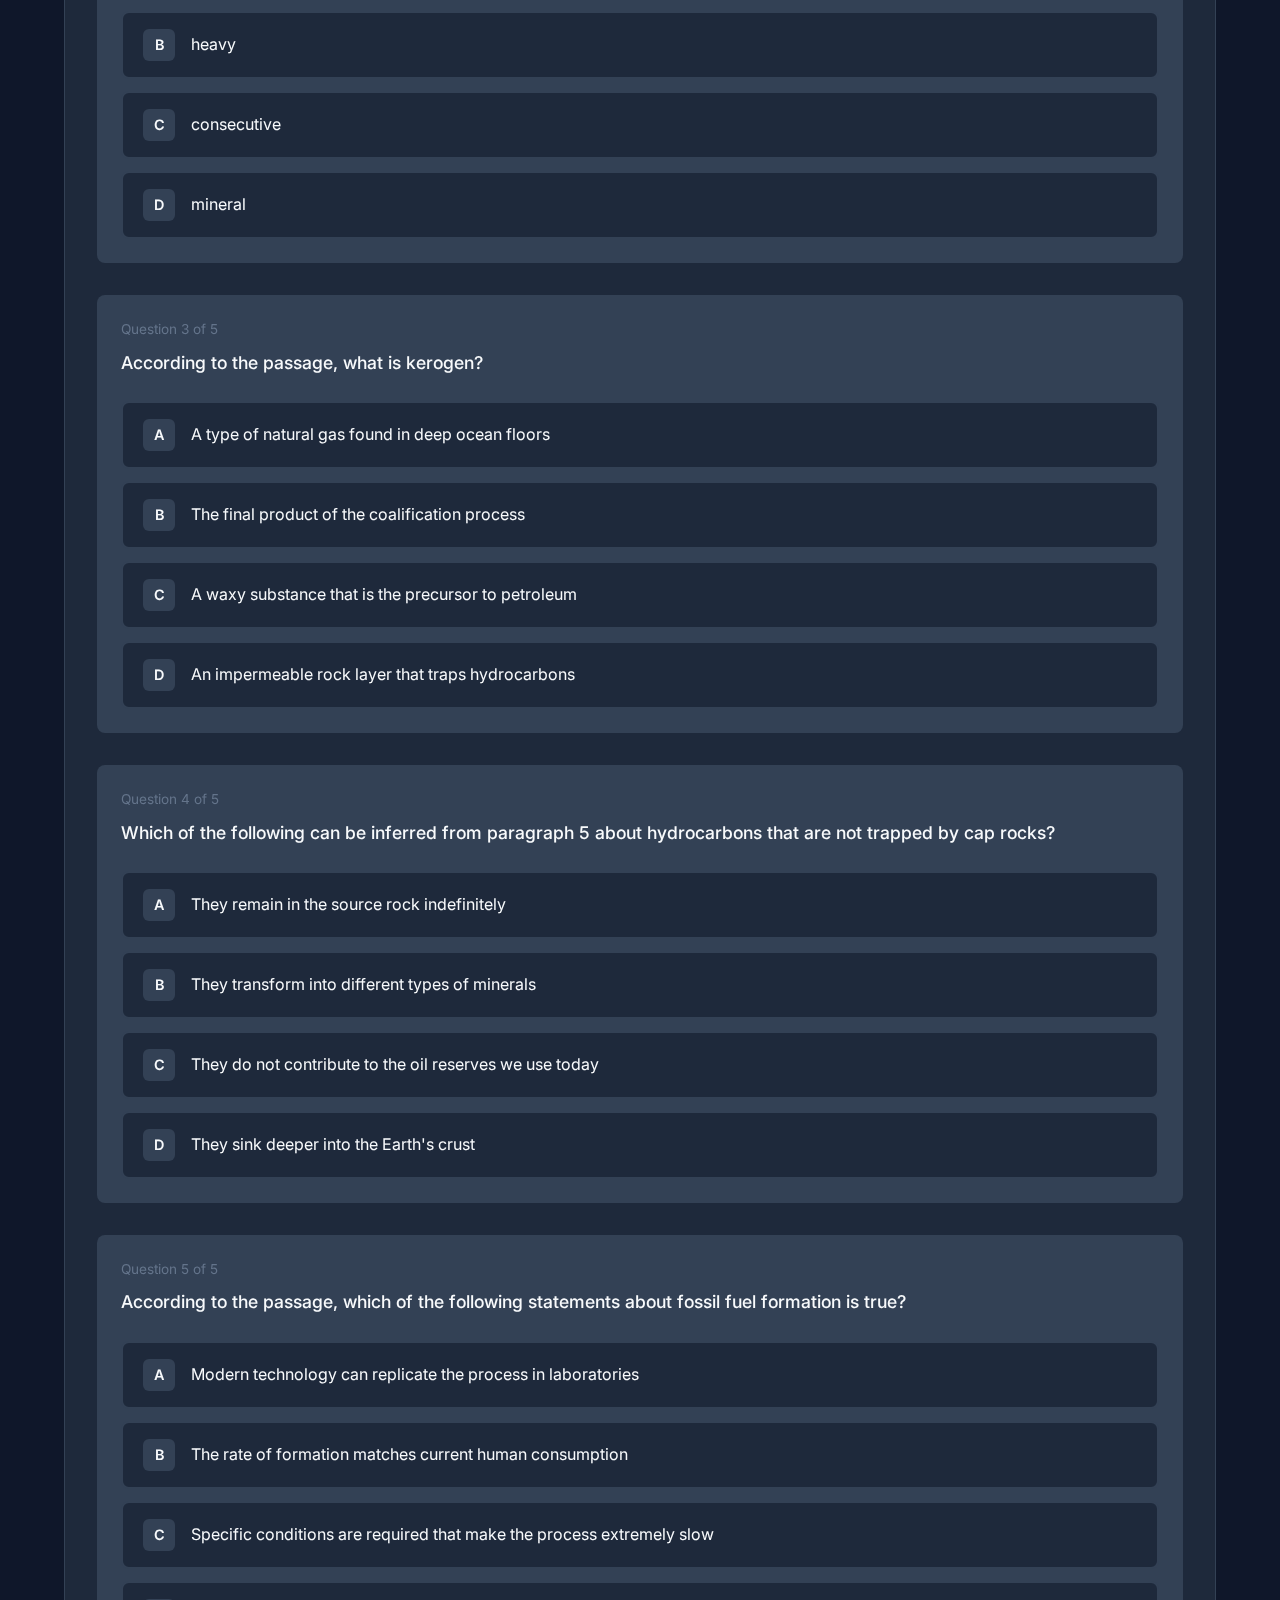
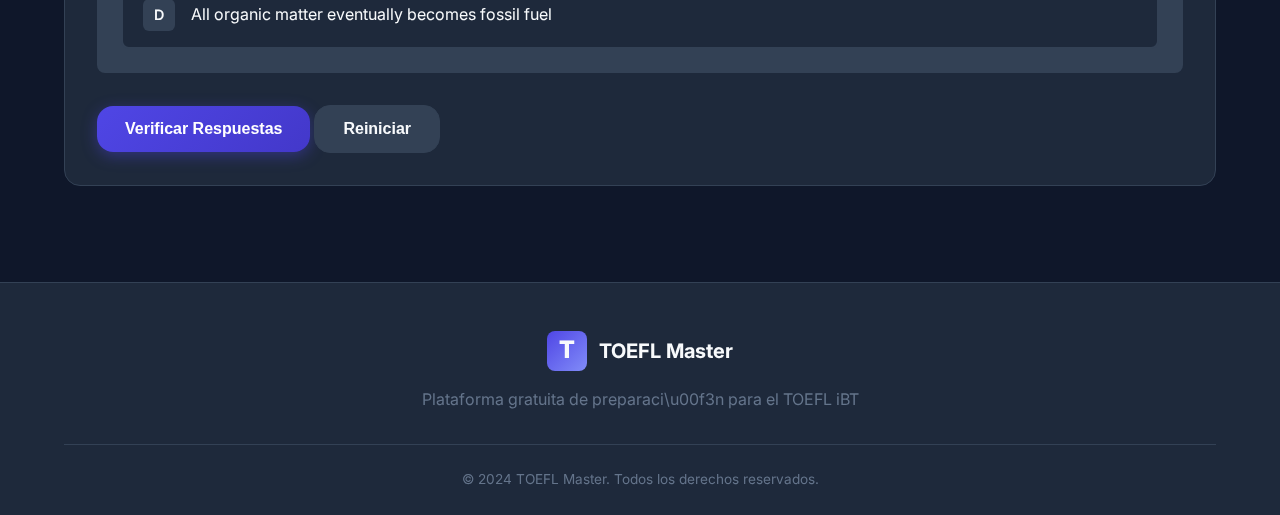
<file: pages/reading.html>
<!DOCTYPE html>
<html lang="es">
<head>
    <meta charset="UTF-8">
    <meta name="viewport" content="width=device-width, initial-scale=1.0">
    <title>Reading - TOEFL Master</title>
    <link rel="stylesheet" href="../css/styles.css">
    <link rel="preconnect" href="https://fonts.googleapis.com">
    <link rel="preconnect" href="https://fonts.gstatic.com" crossorigin>
    <link href="https://fonts.googleapis.com/css2?family=Inter:wght@300;400;500;600;700;800&display=swap" rel="stylesheet">
</head>
<body>
    <nav class="navbar">
        <div class="nav-container">
            <a href="../index.html" class="logo">
                <span class="logo-icon">T</span>
                <span>TOEFL Master</span>
            </a>
            <button class="mobile-menu-btn" aria-label="Menu">
                <span></span>
                <span></span>
                <span></span>
            </button>
            <ul class="nav-links">
                <li><a href="../index.html">Inicio</a></li>
                <li><a href="reading.html" class="active">Reading</a></li>
                <li><a href="listening.html">Listening</a></li>
                <li><a href="speaking.html">Speaking</a></li>
                <li><a href="writing.html">Writing</a></li>
                <li><a href="vocabulary.html">Vocabulario</a></li>
                <li><a href="practice-test.html" class="btn-nav">Test Completo</a></li>
            </ul>
        </div>
    </nav>

    <header class="page-header" style="border-bottom: 4px solid var(--reading-color);">
        <span class="badge">Secci\u00f3n 1 de 4</span>
        <h1>Reading Comprehension</h1>
        <p>Domina la comprensi\u00f3n de textos acad\u00e9micos con estrategias probadas y pr\u00e1ctica intensiva</p>
    </header>

    <section class="content-section">
        <div class="container">
            <div class="content-grid">
                <div class="content-box">
                    <h3>Sobre la Secci\u00f3n de Reading</h3>
                    <ul>
                        <li>2 pasajes de 700 palabras aproximadamente</li>
                        <li>10 preguntas por pasaje (20 total)</li>
                        <li>35 minutos para completar la secci\u00f3n</li>
                        <li>Textos sobre temas acad\u00e9micos: ciencias, historia, artes</li>
                        <li>Puedes volver a preguntas anteriores</li>
                    </ul>
                </div>
                <div class="content-box">
                    <h3>Tipos de Preguntas</h3>
                    <ul>
                        <li><strong>Factual Information:</strong> Detalles espec\u00edficos del texto</li>
                        <li><strong>Negative Factual:</strong> Lo que NO se menciona</li>
                        <li><strong>Inference:</strong> Conclusiones impl\u00edcitas</li>
                        <li><strong>Vocabulary:</strong> Significado en contexto</li>
                        <li><strong>Reference:</strong> A qu\u00e9 se refiere un pronombre</li>
                        <li><strong>Sentence Simplification:</strong> Parafrasis de oraciones</li>
                        <li><strong>Insert Text:</strong> D\u00f3nde insertar una oraci\u00f3n</li>
                        <li><strong>Prose Summary:</strong> Ideas principales del pasaje</li>
                    </ul>
                </div>
            </div>
        </div>
    </section>

    <section class="content-section">
        <div class="container">
            <h2 class="section-title">Estrategias Clave</h2>

            <div class="tips-grid">
                <div class="tip-card">
                    <div class="tip-number">01</div>
                    <h4>Skim First, Read Second</h4>
                    <p>Lee r\u00e1pidamente el pasaje primero (2-3 minutos) para entender la estructura y tema principal. Luego lee con m\u00e1s detalle seg\u00fan las preguntas.</p>
                </div>
                <div class="tip-card">
                    <div class="tip-number">02</div>
                    <h4>Identifica la Estructura</h4>
                    <p>Los textos acad\u00e9micos siguen patrones: causa-efecto, comparaci\u00f3n, cronol\u00f3gico, problema-soluci\u00f3n. Reconocer esto te ayuda a anticipar informaci\u00f3n.</p>
                </div>
                <div class="tip-card">
                    <div class="tip-number">03</div>
                    <h4>Usa el Contexto para Vocabulario</h4>
                    <p>Para preguntas de vocabulario, reemplaza la palabra con cada opci\u00f3n y verifica cu\u00e1l mantiene el significado de la oraci\u00f3n.</p>
                </div>
                <div class="tip-card">
                    <div class="tip-number">04</div>
                    <h4>Elimina Opciones Incorrectas</h4>
                    <p>En preguntas de resumen, elimina opciones que son: detalles menores, informaci\u00f3n no mencionada, o contradicciones al texto.</p>
                </div>
                <div class="tip-card">
                    <div class="tip-number">05</div>
                    <h4>Gesti\u00f3n del Tiempo</h4>
                    <p>Aproximadamente 17-18 minutos por pasaje. No gastes m\u00e1s de 1.5 minutos por pregunta. Marca las dif\u00edciles y vuelve despu\u00e9s.</p>
                </div>
                <div class="tip-card">
                    <div class="tip-number">06</div>
                    <h4>Verifica con el Texto</h4>
                    <p>Siempre vuelve al pasaje para confirmar tus respuestas. Las respuestas correctas est\u00e1n soportadas directamente por el texto.</p>
                </div>
            </div>
        </div>
    </section>

    <section class="content-section">
        <div class="container">
            <h2 class="section-title">Pr\u00e1ctica de Reading</h2>

            <div class="tabs">
                <button class="tab active" data-tab="practice1">Pasaje 1: Ciencias</button>
                <button class="tab" data-tab="practice2">Pasaje 2: Historia</button>
                <button class="tab" data-tab="practice3">Pasaje 3: Artes</button>
            </div>

            <div id="practice1" class="tab-content active">
                <div class="exercise-container">
                    <div class="exercise-header">
                        <span class="exercise-title">The Formation of Fossil Fuels</span>
                        <div class="exercise-timer" id="timer1">
                            <span>Time:</span>
                            <span id="time1">17:30</span>
                        </div>
                    </div>

                    <div class="passage-text">
                        <p>Fossil fuels, which include coal, petroleum, and natural gas, are the remains of ancient organisms that have been transformed over millions of years through geological processes. These energy sources have powered human civilization for centuries, yet their formation requires conditions so specific that they cannot be replicated on a human timescale.</p>

                        <p>The process begins with the accumulation of organic matter. Approximately 300 to 400 million years ago, during the Carboniferous period, vast swamps covered much of the Earth's surface. These swamps were home to dense forests of primitive plants and trees. When these organisms died, they fell into the swamp waters, where low oxygen levels prevented complete decomposition. Over time, layers of partially decayed plant material accumulated, forming a substance called peat.</p>

                        <p>As geological ages passed, these peat deposits were buried under successive layers of sediment. The weight of the overlying material created enormous pressure, while the Earth's internal heat raised temperatures. Under these conditions of heat and pressure, the peat underwent a gradual transformation. Water and volatile gases were expelled, and the carbon content increased progressively. This process, known as coalification, produced lignite first, then bituminous coal, and finally anthracite—each stage representing a higher carbon content and greater energy density.</p>

                        <p>Petroleum and natural gas formed through a similar but distinct process. Marine organisms, particularly plankton and algae, died and settled on ancient seafloors. Like the terrestrial plants that formed coal, these marine organisms were buried under sediment before they could fully decompose. The resulting organic-rich mud, called source rock, was subjected to heat and pressure over millions of years. At temperatures between 60 and 120 degrees Celsius, the organic material transformed into kerogen, a waxy substance that is the precursor to petroleum. Higher temperatures caused the kerogen to break down further into liquid crude oil and natural gas.</p>

                        <p>The newly formed hydrocarbons did not remain in the source rock. Being less dense than the surrounding rock and water, they migrated upward through porous rock layers until they encountered an impermeable barrier, such as a layer of shale or salt. These barriers, called cap rocks, trapped the hydrocarbons in the porous rock below, creating the reservoirs that oil companies tap today. Without such traps, the hydrocarbons would have continued migrating to the surface, where they would have evaporated or been consumed by bacteria.</p>

                        <p>The specific conditions required for fossil fuel formation—particular types of organisms, rapid burial, the right combination of heat and pressure, and appropriate geological structures for trapping—explain why these resources are finite. While organic matter is constantly being deposited in modern environments, the rate of natural fossil fuel formation is negligible compared to human consumption. This fundamental imbalance underscores the importance of developing alternative energy sources for the future.</p>
                    </div>

                    <div class="question-block" data-question="1">
                        <div class="question-number">Question 1 of 5</div>
                        <div class="question-text">According to paragraph 2, what prevented the complete decomposition of plant material in ancient swamps?</div>
                        <div class="options">
                            <label class="option" data-correct="false">
                                <input type="radio" name="q1" value="A">
                                <span class="option-letter">A</span>
                                <span class="option-text">The extreme cold temperatures of the swamp water</span>
                            </label>
                            <label class="option" data-correct="true">
                                <input type="radio" name="q1" value="B">
                                <span class="option-letter">B</span>
                                <span class="option-text">The low levels of oxygen in the swamp water</span>
                            </label>
                            <label class="option" data-correct="false">
                                <input type="radio" name="q1" value="C">
                                <span class="option-letter">C</span>
                                <span class="option-text">The high acidity of the swamp environment</span>
                            </label>
                            <label class="option" data-correct="false">
                                <input type="radio" name="q1" value="D">
                                <span class="option-letter">D</span>
                                <span class="option-text">The rapid burial by volcanic ash</span>
                            </label>
                        </div>
                        <div class="feedback hidden"></div>
                    </div>

                    <div class="question-block" data-question="2">
                        <div class="question-number">Question 2 of 5</div>
                        <div class="question-text">The word "successive" in paragraph 3 is closest in meaning to:</div>
                        <div class="options">
                            <label class="option" data-correct="false">
                                <input type="radio" name="q2" value="A">
                                <span class="option-letter">A</span>
                                <span class="option-text">successful</span>
                            </label>
                            <label class="option" data-correct="false">
                                <input type="radio" name="q2" value="B">
                                <span class="option-letter">B</span>
                                <span class="option-text">heavy</span>
                            </label>
                            <label class="option" data-correct="true">
                                <input type="radio" name="q2" value="C">
                                <span class="option-letter">C</span>
                                <span class="option-text">consecutive</span>
                            </label>
                            <label class="option" data-correct="false">
                                <input type="radio" name="q2" value="D">
                                <span class="option-letter">D</span>
                                <span class="option-text">mineral</span>
                            </label>
                        </div>
                        <div class="feedback hidden"></div>
                    </div>

                    <div class="question-block" data-question="3">
                        <div class="question-number">Question 3 of 5</div>
                        <div class="question-text">According to the passage, what is kerogen?</div>
                        <div class="options">
                            <label class="option" data-correct="false">
                                <input type="radio" name="q3" value="A">
                                <span class="option-letter">A</span>
                                <span class="option-text">A type of natural gas found in deep ocean floors</span>
                            </label>
                            <label class="option" data-correct="false">
                                <input type="radio" name="q3" value="B">
                                <span class="option-letter">B</span>
                                <span class="option-text">The final product of the coalification process</span>
                            </label>
                            <label class="option" data-correct="true">
                                <input type="radio" name="q3" value="C">
                                <span class="option-letter">C</span>
                                <span class="option-text">A waxy substance that is the precursor to petroleum</span>
                            </label>
                            <label class="option" data-correct="false">
                                <input type="radio" name="q3" value="D">
                                <span class="option-letter">D</span>
                                <span class="option-text">An impermeable rock layer that traps hydrocarbons</span>
                            </label>
                        </div>
                        <div class="feedback hidden"></div>
                    </div>

                    <div class="question-block" data-question="4">
                        <div class="question-number">Question 4 of 5</div>
                        <div class="question-text">Which of the following can be inferred from paragraph 5 about hydrocarbons that are not trapped by cap rocks?</div>
                        <div class="options">
                            <label class="option" data-correct="false">
                                <input type="radio" name="q4" value="A">
                                <span class="option-letter">A</span>
                                <span class="option-text">They remain in the source rock indefinitely</span>
                            </label>
                            <label class="option" data-correct="false">
                                <input type="radio" name="q4" value="B">
                                <span class="option-letter">B</span>
                                <span class="option-text">They transform into different types of minerals</span>
                            </label>
                            <label class="option" data-correct="true">
                                <input type="radio" name="q4" value="C">
                                <span class="option-letter">C</span>
                                <span class="option-text">They do not contribute to the oil reserves we use today</span>
                            </label>
                            <label class="option" data-correct="false">
                                <input type="radio" name="q4" value="D">
                                <span class="option-letter">D</span>
                                <span class="option-text">They sink deeper into the Earth's crust</span>
                            </label>
                        </div>
                        <div class="feedback hidden"></div>
                    </div>

                    <div class="question-block" data-question="5">
                        <div class="question-number">Question 5 of 5</div>
                        <div class="question-text">According to the passage, which of the following statements about fossil fuel formation is true?</div>
                        <div class="options">
                            <label class="option" data-correct="false">
                                <input type="radio" name="q5" value="A">
                                <span class="option-letter">A</span>
                                <span class="option-text">Modern technology can replicate the process in laboratories</span>
                            </label>
                            <label class="option" data-correct="false">
                                <input type="radio" name="q5" value="B">
                                <span class="option-letter">B</span>
                                <span class="option-text">The rate of formation matches current human consumption</span>
                            </label>
                            <label class="option" data-correct="true">
                                <input type="radio" name="q5" value="C">
                                <span class="option-letter">C</span>
                                <span class="option-text">Specific conditions are required that make the process extremely slow</span>
                            </label>
                            <label class="option" data-correct="false">
                                <input type="radio" name="q5" value="D">
                                <span class="option-letter">D</span>
                                <span class="option-text">All organic matter eventually becomes fossil fuel</span>
                            </label>
                        </div>
                        <div class="feedback hidden"></div>
                    </div>

                    <div class="exercise-actions">
                        <button class="btn btn-primary" onclick="checkReadingAnswers('practice1')">Verificar Respuestas</button>
                        <button class="btn btn-secondary" onclick="resetExercise('practice1')">Reiniciar</button>
                    </div>

                    <div id="results-practice1" class="results-card hidden mt-4">
                        <div class="results-score" id="score-practice1">0/5</div>
                        <div class="results-label">Respuestas Correctas</div>
                    </div>
                </div>
            </div>

            <div id="practice2" class="tab-content">
                <div class="exercise-container">
                    <div class="exercise-header">
                        <span class="exercise-title">The Industrial Revolution and Urban Growth</span>
                        <div class="exercise-timer">
                            <span>Time:</span>
                            <span>17:30</span>
                        </div>
                    </div>

                    <div class="passage-text">
                        <p>The Industrial Revolution, which began in Britain in the mid-18th century and spread throughout Europe and North America over the following century, fundamentally transformed not only methods of production but also the spatial organization of human societies. Before industrialization, the vast majority of people lived in rural areas, engaged in agricultural work that had changed little for centuries. The revolution in manufacturing created an unprecedented migration from countryside to city that reshaped the demographic landscape of the Western world.</p>

                        <p>The concentration of factories in urban areas was not accidental but arose from practical necessity. Early factories required access to power sources—first water and later coal—as well as transportation networks for raw materials and finished goods. Cities offered the necessary infrastructure: rivers and canals for transport, concentrated labor pools, and existing commercial networks. Manchester, which would become the world's first industrial city, grew from a market town of 25,000 in 1772 to a metropolis of over 300,000 by 1850.</p>

                        <p>This rapid urbanization created both opportunities and severe challenges. For workers migrating from rural areas, cities offered wages that, while often barely sufficient for survival, represented a departure from the uncertainties of agricultural life. Factory employment, however grinding, provided a regular income independent of weather and harvest. Yet the speed of urban growth far outpaced the development of housing, sanitation, and other infrastructure necessary for healthy living.</p>

                        <p>The consequences for public health were devastating. Working-class neighborhoods became overcrowded warrens of hastily constructed housing, often built back-to-back without adequate ventilation or access to clean water. Open sewers ran through streets, and industrial pollution fouled the air. Diseases such as cholera, typhoid, and tuberculosis spread rapidly in these conditions. In Manchester, the average life expectancy for laborers in the 1840s was just 17 years, compared to 38 years for rural workers in nearby counties.</p>

                        <p>These conditions eventually prompted reform movements and government intervention. Edwin Chadwick's 1842 report on sanitary conditions among the working population shocked the British public and led to the Public Health Act of 1848. Cities began investing in water supply systems, sewage treatment, and building regulations. While progress was slow and uneven, by the end of the 19th century, urban mortality rates had begun to decline as cities learned to manage the challenges of density.</p>

                        <p>The patterns established during the Industrial Revolution continue to influence urban development today. The migration from rural to urban areas that began in 18th-century Britain has become a global phenomenon, with the majority of the world's population now living in cities. The challenges of providing adequate housing, sanitation, and services to rapidly growing urban populations remain as relevant as ever, though the specific forms they take have evolved with technology and governance structures.</p>
                    </div>

                    <div class="question-block">
                        <div class="question-number">Question 1 of 5</div>
                        <div class="question-text">According to the passage, why did factories concentrate in urban areas?</div>
                        <div class="options">
                            <label class="option" data-correct="false">
                                <input type="radio" name="q2-1" value="A">
                                <span class="option-letter">A</span>
                                <span class="option-text">Government regulations required industrial zones</span>
                            </label>
                            <label class="option" data-correct="true">
                                <input type="radio" name="q2-1" value="B">
                                <span class="option-letter">B</span>
                                <span class="option-text">Cities provided necessary infrastructure and resources</span>
                            </label>
                            <label class="option" data-correct="false">
                                <input type="radio" name="q2-1" value="C">
                                <span class="option-letter">C</span>
                                <span class="option-text">Rural areas had insufficient population</span>
                            </label>
                            <label class="option" data-correct="false">
                                <input type="radio" name="q2-1" value="D">
                                <span class="option-letter">D</span>
                                <span class="option-text">Workers refused to work in rural factories</span>
                            </label>
                        </div>
                    </div>

                    <div class="question-block">
                        <div class="question-number">Question 2 of 5</div>
                        <div class="question-text">The word "warrens" in paragraph 4 most likely refers to:</div>
                        <div class="options">
                            <label class="option" data-correct="false">
                                <input type="radio" name="q2-2" value="A">
                                <span class="option-letter">A</span>
                                <span class="option-text">open marketplaces</span>
                            </label>
                            <label class="option" data-correct="true">
                                <input type="radio" name="q2-2" value="B">
                                <span class="option-letter">B</span>
                                <span class="option-text">crowded, maze-like areas</span>
                            </label>
                            <label class="option" data-correct="false">
                                <input type="radio" name="q2-2" value="C">
                                <span class="option-letter">C</span>
                                <span class="option-text">underground tunnels</span>
                            </label>
                            <label class="option" data-correct="false">
                                <input type="radio" name="q2-2" value="D">
                                <span class="option-letter">D</span>
                                <span class="option-text">government buildings</span>
                            </label>
                        </div>
                    </div>

                    <div class="question-block">
                        <div class="question-number">Question 3 of 5</div>
                        <div class="question-text">What can be inferred about rural workers who migrated to cities?</div>
                        <div class="options">
                            <label class="option" data-correct="false">
                                <input type="radio" name="q2-3" value="A">
                                <span class="option-letter">A</span>
                                <span class="option-text">They were forced to move by government policy</span>
                            </label>
                            <label class="option" data-correct="false">
                                <input type="radio" name="q2-3" value="B">
                                <span class="option-letter">B</span>
                                <span class="option-text">They found city life immediately better in all respects</span>
                            </label>
                            <label class="option" data-correct="true">
                                <input type="radio" name="q2-3" value="C">
                                <span class="option-letter">C</span>
                                <span class="option-text">They valued the predictability of factory wages over agricultural uncertainties</span>
                            </label>
                            <label class="option" data-correct="false">
                                <input type="radio" name="q2-3" value="D">
                                <span class="option-letter">D</span>
                                <span class="option-text">They typically returned to rural areas within a few years</span>
                            </label>
                        </div>
                    </div>

                    <div class="question-block">
                        <div class="question-number">Question 4 of 5</div>
                        <div class="question-text">According to paragraph 5, what was the effect of Chadwick's 1842 report?</div>
                        <div class="options">
                            <label class="option" data-correct="false">
                                <input type="radio" name="q2-4" value="A">
                                <span class="option-letter">A</span>
                                <span class="option-text">It immediately eliminated all health problems in cities</span>
                            </label>
                            <label class="option" data-correct="false">
                                <input type="radio" name="q2-4" value="B">
                                <span class="option-letter">B</span>
                                <span class="option-text">It caused workers to return to rural areas</span>
                            </label>
                            <label class="option" data-correct="true">
                                <input type="radio" name="q2-4" value="C">
                                <span class="option-letter">C</span>
                                <span class="option-text">It led to legislation addressing public health issues</span>
                            </label>
                            <label class="option" data-correct="false">
                                <input type="radio" name="q2-4" value="D">
                                <span class="option-letter">D</span>
                                <span class="option-text">It was largely ignored by the public</span>
                            </label>
                        </div>
                    </div>

                    <div class="question-block">
                        <div class="question-number">Question 5 of 5</div>
                        <div class="question-text">What is the main purpose of the final paragraph?</div>
                        <div class="options">
                            <label class="option" data-correct="false">
                                <input type="radio" name="q2-5" value="A">
                                <span class="option-letter">A</span>
                                <span class="option-text">To argue that urbanization has been entirely negative</span>
                            </label>
                            <label class="option" data-correct="true">
                                <input type="radio" name="q2-5" value="B">
                                <span class="option-letter">B</span>
                                <span class="option-text">To connect historical patterns to contemporary issues</span>
                            </label>
                            <label class="option" data-correct="false">
                                <input type="radio" name="q2-5" value="C">
                                <span class="option-letter">C</span>
                                <span class="option-text">To predict the end of urban growth</span>
                            </label>
                            <label class="option" data-correct="false">
                                <input type="radio" name="q2-5" value="D">
                                <span class="option-letter">D</span>
                                <span class="option-text">To criticize modern urban planning</span>
                            </label>
                        </div>
                    </div>

                    <div class="exercise-actions">
                        <button class="btn btn-primary" onclick="checkReadingAnswers('practice2')">Verificar Respuestas</button>
                        <button class="btn btn-secondary" onclick="resetExercise('practice2')">Reiniciar</button>
                    </div>
                </div>
            </div>

            <div id="practice3" class="tab-content">
                <div class="exercise-container">
                    <div class="exercise-header">
                        <span class="exercise-title">The Evolution of Jazz Music</span>
                        <div class="exercise-timer">
                            <span>Time:</span>
                            <span>17:30</span>
                        </div>
                    </div>

                    <div class="passage-text">
                        <p>Jazz emerged in the early 20th century as one of America's most significant contributions to world music. Born in New Orleans, a city whose unique cultural mix of African, Caribbean, French, and Spanish influences created fertile ground for musical innovation, jazz represented a revolutionary approach to making music that would eventually spread across the globe and spawn countless subgenres and variations.</p>

                        <p>The roots of jazz lie in the musical traditions of African Americans, particularly the blues and ragtime. Blues music, with its distinctive chord progressions and expressive vocal style, provided jazz with its emotional vocabulary and approach to melody. Ragtime contributed syncopated rhythms and a approach to piano playing that emphasized the independence of the left and right hands. When these elements combined with brass band traditions, the collective improvisation of early jazz bands, and the unique cultural environment of New Orleans, something entirely new emerged.</p>

                        <p>Early jazz was primarily a collective music. In the New Orleans style, multiple musicians would improvise simultaneously around a melody, creating a dense, polyphonic texture. The cornet or trumpet typically carried the main melody, the clarinet wove elaborate countermelodies above, and the trombone provided a bass line below. This approach required musicians to listen intently to each other and respond in real time, creating music that was never exactly the same twice.</p>

                        <p>The Great Migration of African Americans from the South to northern cities in the 1910s and 1920s brought jazz to new audiences. Chicago became a major center for jazz, and it was there that the music began to evolve. Louis Armstrong, who had learned his craft in New Orleans, transformed jazz through his virtuosic trumpet playing and his approach to solo improvisation. Rather than the collective improvisation of earlier styles, Armstrong's music featured extended solos that showcased individual creativity, establishing the jazz soloist as the central figure in the music.</p>

                        <p>The swing era of the 1930s and 1940s saw jazz become America's popular music. Big bands led by Duke Ellington, Count Basie, and Benny Goodman played arrangements that balanced written composition with improvised solos. The music was designed for dancing, and swing bands played in ballrooms and theaters across the country. Jazz had moved from the margins to the mainstream, though this commercial success brought its own tensions regarding artistic integrity and racial dynamics in the music industry.</p>

                        <p>After World War II, bebop emerged as a reaction against the commercialism of swing. Musicians like Charlie Parker and Dizzy Gillespie created a style characterized by fast tempos, complex harmonies, and virtuosic improvisation that was intended for listening rather than dancing. Bebop reasserted jazz as an art form rather than entertainment and established patterns of innovation and reaction that would continue to define the music's evolution through cool jazz, hard bop, free jazz, and fusion in subsequent decades.</p>
                    </div>

                    <div class="question-block">
                        <div class="question-number">Question 1 of 5</div>
                        <div class="question-text">According to the passage, what made New Orleans particularly suited for the development of jazz?</div>
                        <div class="options">
                            <label class="option" data-correct="false">
                                <input type="radio" name="q3-1" value="A">
                                <span class="option-letter">A</span>
                                <span class="option-text">Its large number of music schools</span>
                            </label>
                            <label class="option" data-correct="true">
                                <input type="radio" name="q3-1" value="B">
                                <span class="option-letter">B</span>
                                <span class="option-text">Its diverse cultural influences</span>
                            </label>
                            <label class="option" data-correct="false">
                                <input type="radio" name="q3-1" value="C">
                                <span class="option-letter">C</span>
                                <span class="option-text">Its wealthy patrons of the arts</span>
                            </label>
                            <label class="option" data-correct="false">
                                <input type="radio" name="q3-1" value="D">
                                <span class="option-letter">D</span>
                                <span class="option-text">Its isolation from European musical traditions</span>
                            </label>
                        </div>
                    </div>

                    <div class="question-block">
                        <div class="question-number">Question 2 of 5</div>
                        <div class="question-text">The word "polyphonic" in paragraph 3 most likely means:</div>
                        <div class="options">
                            <label class="option" data-correct="false">
                                <input type="radio" name="q3-2" value="A">
                                <span class="option-letter">A</span>
                                <span class="option-text">extremely loud</span>
                            </label>
                            <label class="option" data-correct="true">
                                <input type="radio" name="q3-2" value="B">
                                <span class="option-letter">B</span>
                                <span class="option-text">having multiple independent melodies</span>
                            </label>
                            <label class="option" data-correct="false">
                                <input type="radio" name="q3-2" value="C">
                                <span class="option-letter">C</span>
                                <span class="option-text">using electronic instruments</span>
                            </label>
                            <label class="option" data-correct="false">
                                <input type="radio" name="q3-2" value="D">
                                <span class="option-letter">D</span>
                                <span class="option-text">following a written score exactly</span>
                            </label>
                        </div>
                    </div>

                    <div class="question-block">
                        <div class="question-number">Question 3 of 5</div>
                        <div class="question-text">How did Louis Armstrong change jazz, according to the passage?</div>
                        <div class="options">
                            <label class="option" data-correct="false">
                                <input type="radio" name="q3-3" value="A">
                                <span class="option-letter">A</span>
                                <span class="option-text">By introducing electronic instruments</span>
                            </label>
                            <label class="option" data-correct="false">
                                <input type="radio" name="q3-3" value="B">
                                <span class="option-letter">B</span>
                                <span class="option-text">By eliminating improvisation</span>
                            </label>
                            <label class="option" data-correct="true">
                                <input type="radio" name="q3-3" value="C">
                                <span class="option-letter">C</span>
                                <span class="option-text">By emphasizing individual solo performances</span>
                            </label>
                            <label class="option" data-correct="false">
                                <input type="radio" name="q3-3" value="D">
                                <span class="option-letter">D</span>
                                <span class="option-text">By returning to African musical traditions</span>
                            </label>
                        </div>
                    </div>

                    <div class="question-block">
                        <div class="question-number">Question 4 of 5</div>
                        <div class="question-text">What can be inferred about the swing era from paragraph 5?</div>
                        <div class="options">
                            <label class="option" data-correct="false">
                                <input type="radio" name="q3-4" value="A">
                                <span class="option-letter">A</span>
                                <span class="option-text">All jazz musicians welcomed commercial success</span>
                            </label>
                            <label class="option" data-correct="true">
                                <input type="radio" name="q3-4" value="B">
                                <span class="option-letter">B</span>
                                <span class="option-text">Some conflict existed between popularity and artistic values</span>
                            </label>
                            <label class="option" data-correct="false">
                                <input type="radio" name="q3-4" value="C">
                                <span class="option-letter">C</span>
                                <span class="option-text">Jazz was only performed in small clubs</span>
                            </label>
                            <label class="option" data-correct="false">
                                <input type="radio" name="q3-4" value="D">
                                <span class="option-letter">D</span>
                                <span class="option-text">Improvisation was completely abandoned</span>
                            </label>
                        </div>
                    </div>

                    <div class="question-block">
                        <div class="question-number">Question 5 of 5</div>
                        <div class="question-text">According to the passage, bebop was characterized by all of the following EXCEPT:</div>
                        <div class="options">
                            <label class="option" data-correct="false">
                                <input type="radio" name="q3-5" value="A">
                                <span class="option-letter">A</span>
                                <span class="option-text">complex harmonies</span>
                            </label>
                            <label class="option" data-correct="true">
                                <input type="radio" name="q3-5" value="B">
                                <span class="option-letter">B</span>
                                <span class="option-text">music designed for dancing</span>
                            </label>
                            <label class="option" data-correct="false">
                                <input type="radio" name="q3-5" value="C">
                                <span class="option-letter">C</span>
                                <span class="option-text">fast tempos</span>
                            </label>
                            <label class="option" data-correct="false">
                                <input type="radio" name="q3-5" value="D">
                                <span class="option-letter">D</span>
                                <span class="option-text">virtuosic improvisation</span>
                            </label>
                        </div>
                    </div>

                    <div class="exercise-actions">
                        <button class="btn btn-primary" onclick="checkReadingAnswers('practice3')">Verificar Respuestas</button>
                        <button class="btn btn-secondary" onclick="resetExercise('practice3')">Reiniciar</button>
                    </div>
                </div>
            </div>
        </div>
    </section>

    <footer class="footer">
        <div class="container">
            <div class="footer-content">
                <div class="footer-brand">
                    <span class="logo-icon">T</span>
                    <span>TOEFL Master</span>
                </div>
                <p>Plataforma gratuita de preparaci\u00f3n para el TOEFL iBT</p>
            </div>
            <div class="footer-bottom">
                <p>© 2024 TOEFL Master. Todos los derechos reservados.</p>
            </div>
        </div>
    </footer>

    <script src="../js/app.js"></script>
</body>
</html>
</file>
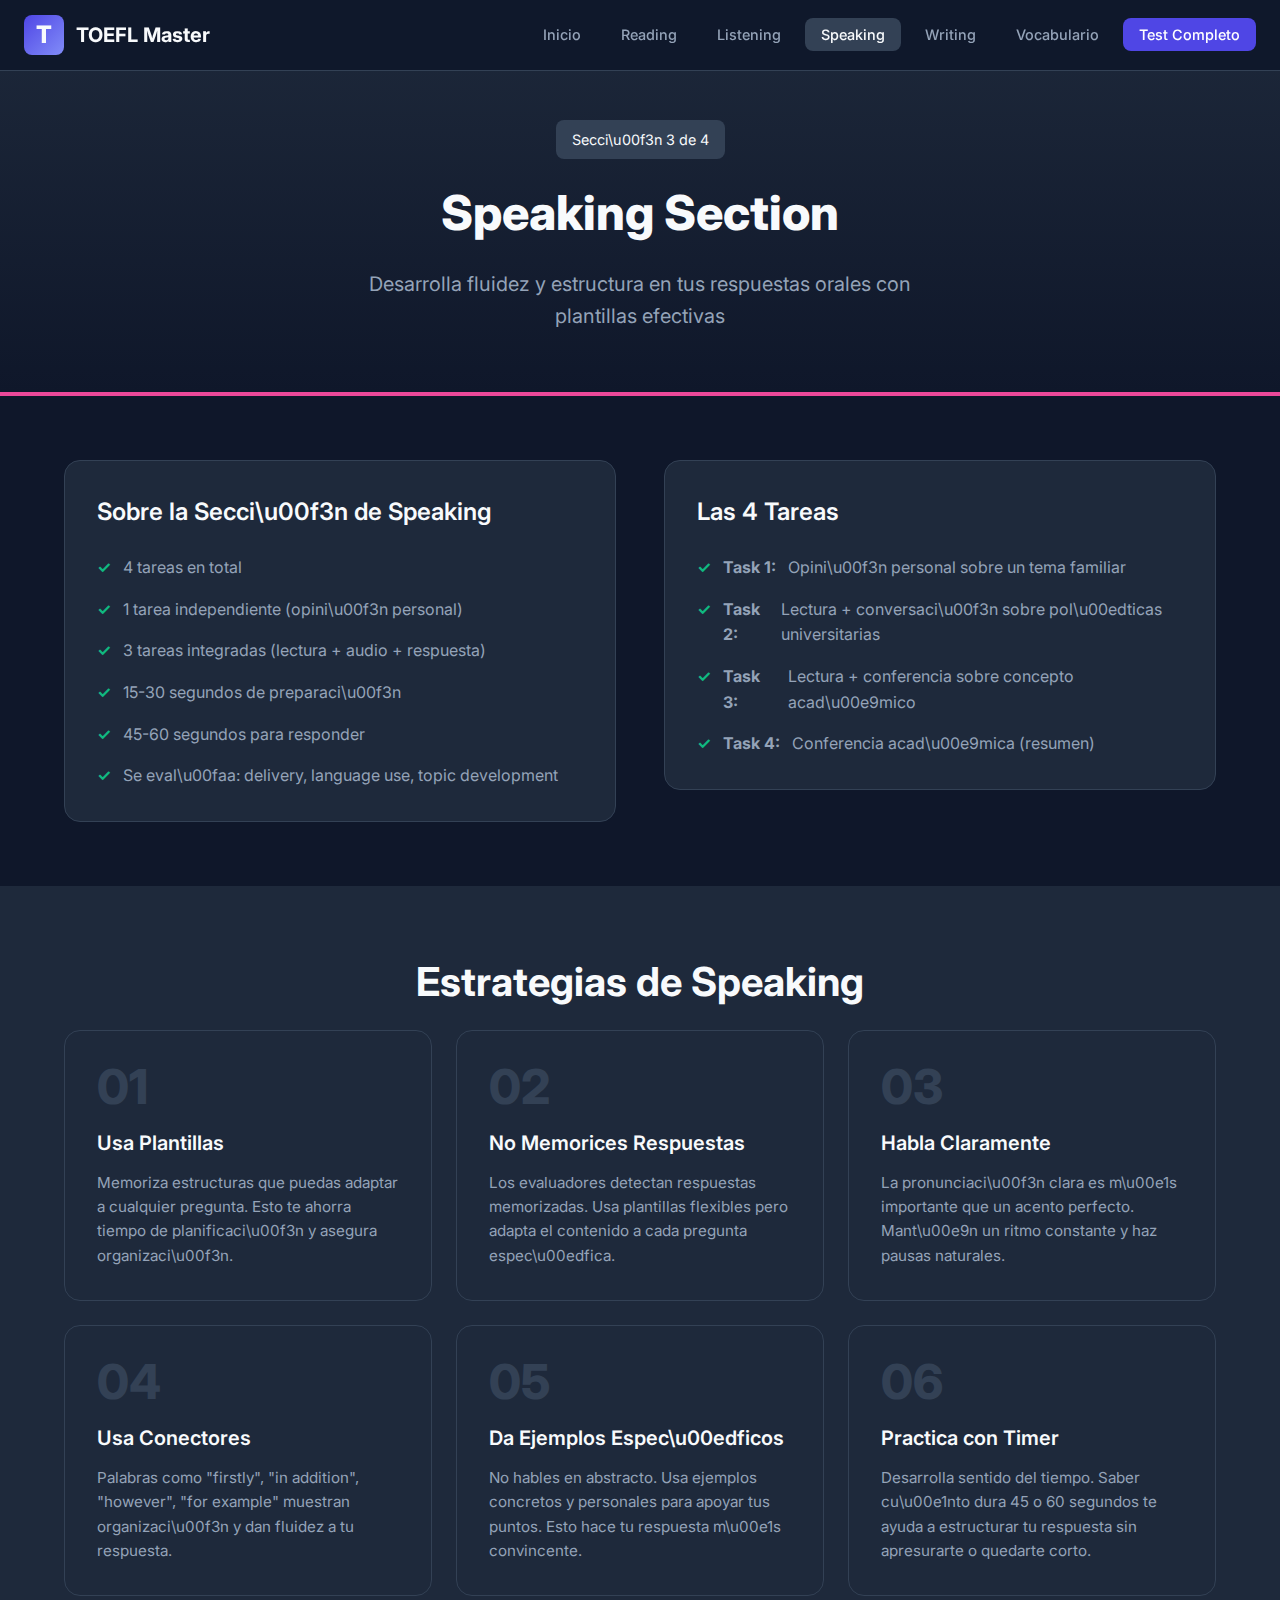
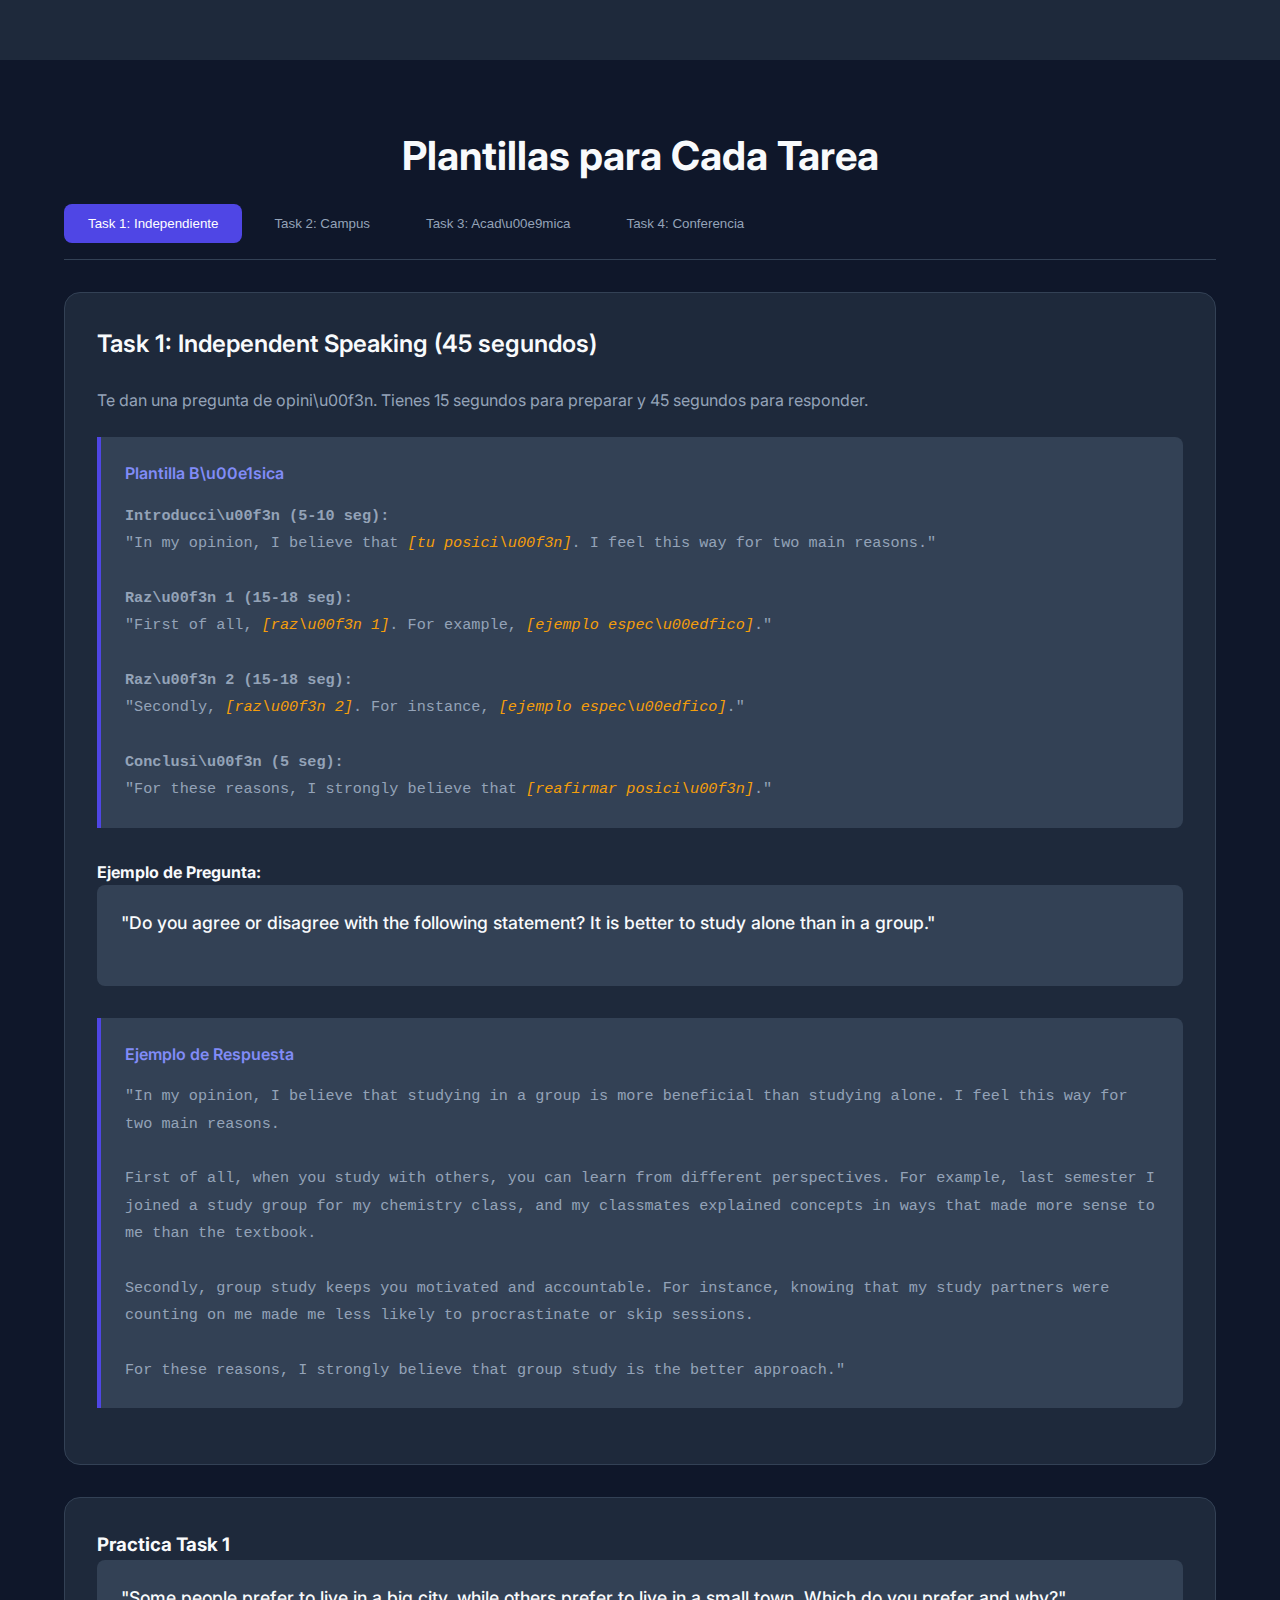
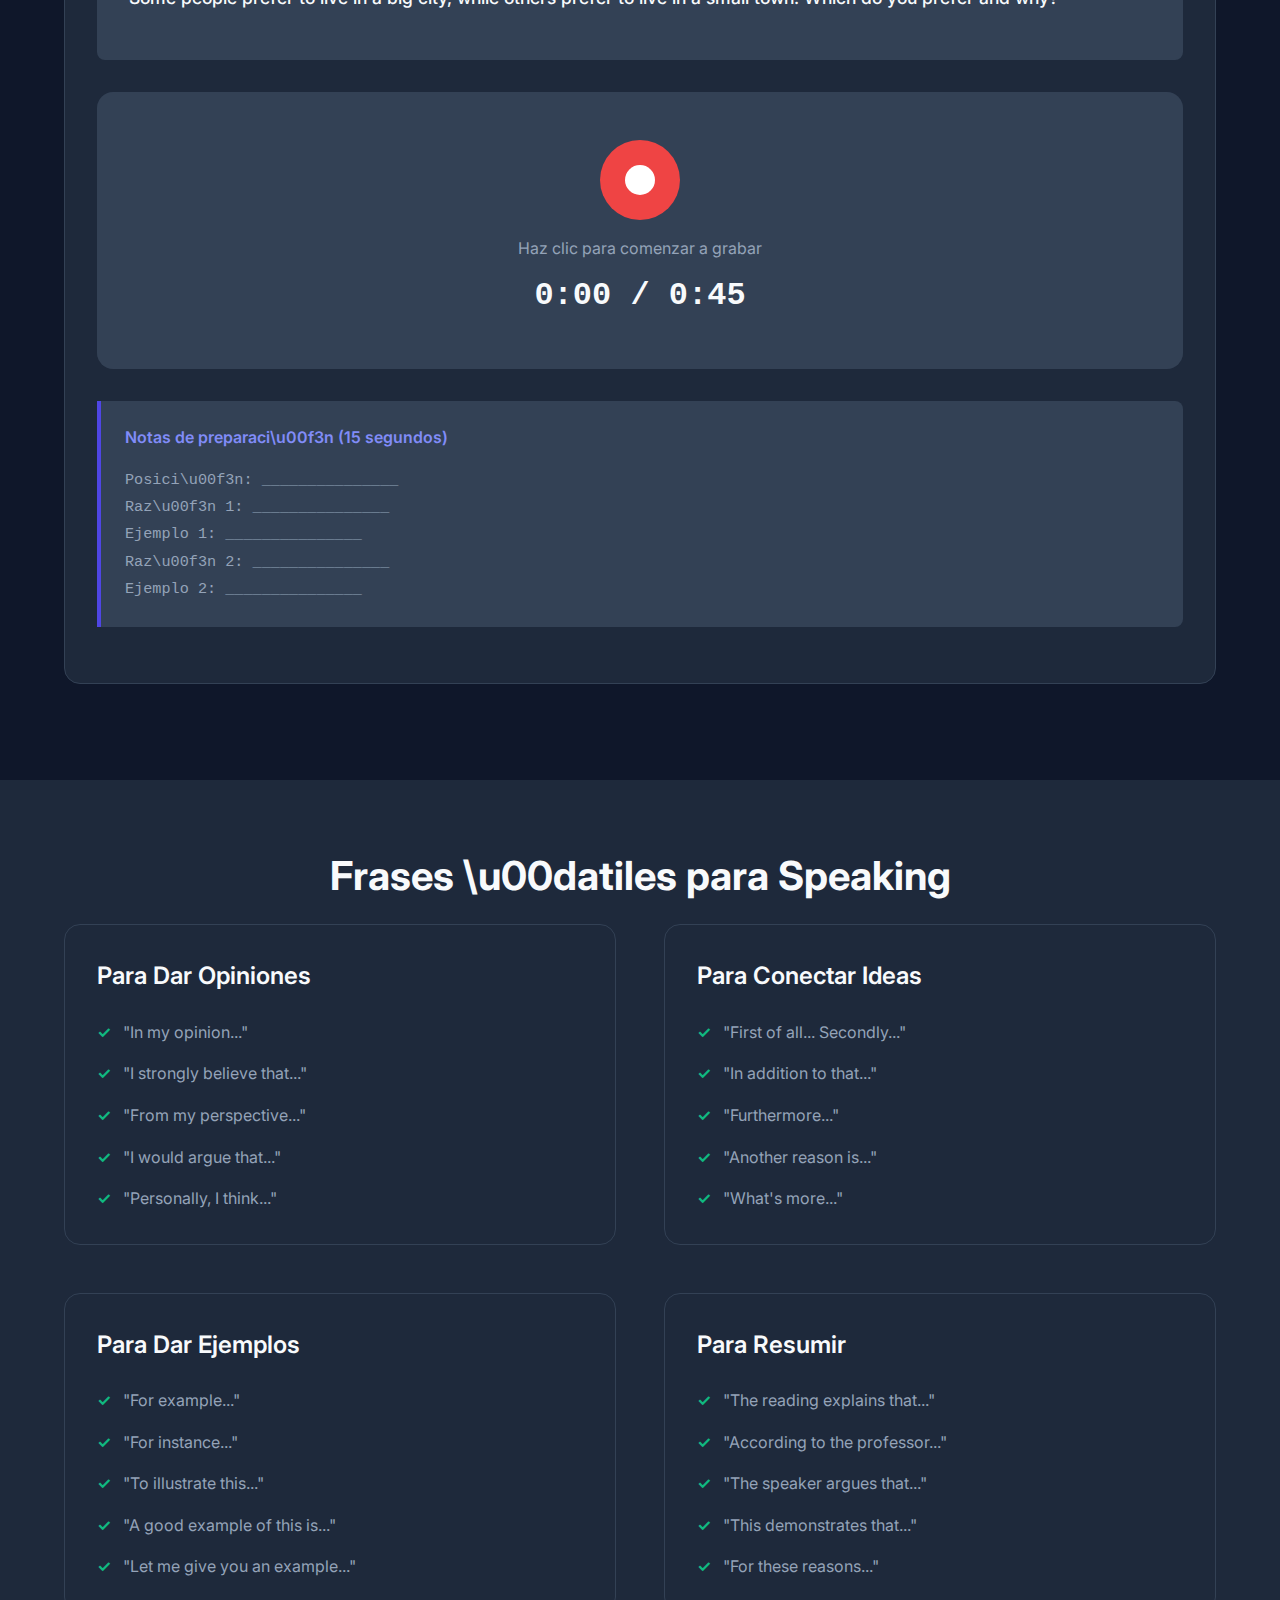
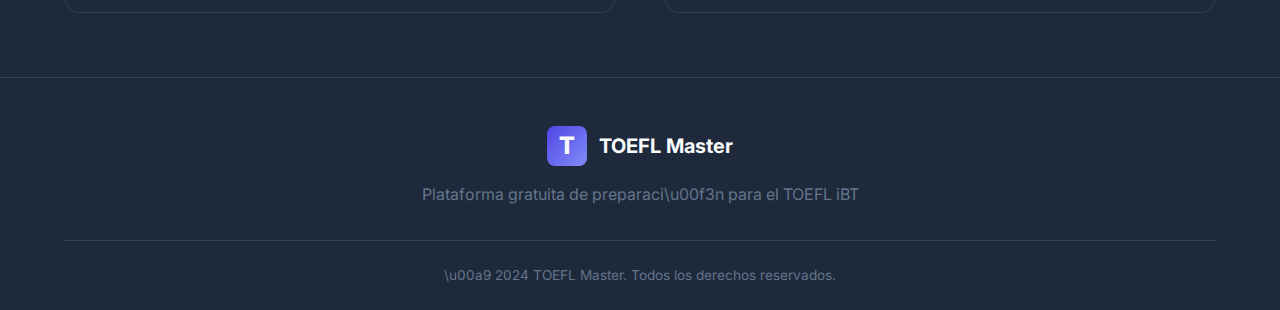
<file: pages/speaking.html>
<!DOCTYPE html>
<html lang="es">
<head>
    <meta charset="UTF-8">
    <meta name="viewport" content="width=device-width, initial-scale=1.0">
    <title>Speaking - TOEFL Master</title>
    <link rel="stylesheet" href="../css/styles.css">
    <link rel="preconnect" href="https://fonts.googleapis.com">
    <link rel="preconnect" href="https://fonts.gstatic.com" crossorigin>
    <link href="https://fonts.googleapis.com/css2?family=Inter:wght@300;400;500;600;700;800&display=swap" rel="stylesheet">
</head>
<body>
    <nav class="navbar">
        <div class="nav-container">
            <a href="../index.html" class="logo">
                <span class="logo-icon">T</span>
                <span>TOEFL Master</span>
            </a>
            <button class="mobile-menu-btn" aria-label="Menu">
                <span></span>
                <span></span>
                <span></span>
            </button>
            <ul class="nav-links">
                <li><a href="../index.html">Inicio</a></li>
                <li><a href="reading.html">Reading</a></li>
                <li><a href="listening.html">Listening</a></li>
                <li><a href="speaking.html" class="active">Speaking</a></li>
                <li><a href="writing.html">Writing</a></li>
                <li><a href="vocabulary.html">Vocabulario</a></li>
                <li><a href="practice-test.html" class="btn-nav">Test Completo</a></li>
            </ul>
        </div>
    </nav>

    <header class="page-header" style="border-bottom: 4px solid var(--speaking-color);">
        <span class="badge">Secci\u00f3n 3 de 4</span>
        <h1>Speaking Section</h1>
        <p>Desarrolla fluidez y estructura en tus respuestas orales con plantillas efectivas</p>
    </header>

    <section class="content-section">
        <div class="container">
            <div class="content-grid">
                <div class="content-box">
                    <h3>Sobre la Secci\u00f3n de Speaking</h3>
                    <ul>
                        <li>4 tareas en total</li>
                        <li>1 tarea independiente (opini\u00f3n personal)</li>
                        <li>3 tareas integradas (lectura + audio + respuesta)</li>
                        <li>15-30 segundos de preparaci\u00f3n</li>
                        <li>45-60 segundos para responder</li>
                        <li>Se eval\u00faa: delivery, language use, topic development</li>
                    </ul>
                </div>
                <div class="content-box">
                    <h3>Las 4 Tareas</h3>
                    <ul>
                        <li><strong>Task 1:</strong> Opini\u00f3n personal sobre un tema familiar</li>
                        <li><strong>Task 2:</strong> Lectura + conversaci\u00f3n sobre pol\u00edticas universitarias</li>
                        <li><strong>Task 3:</strong> Lectura + conferencia sobre concepto acad\u00e9mico</li>
                        <li><strong>Task 4:</strong> Conferencia acad\u00e9mica (resumen)</li>
                    </ul>
                </div>
            </div>
        </div>
    </section>

    <section class="content-section">
        <div class="container">
            <h2 class="section-title">Estrategias de Speaking</h2>

            <div class="tips-grid">
                <div class="tip-card">
                    <div class="tip-number">01</div>
                    <h4>Usa Plantillas</h4>
                    <p>Memoriza estructuras que puedas adaptar a cualquier pregunta. Esto te ahorra tiempo de planificaci\u00f3n y asegura organizaci\u00f3n.</p>
                </div>
                <div class="tip-card">
                    <div class="tip-number">02</div>
                    <h4>No Memorices Respuestas</h4>
                    <p>Los evaluadores detectan respuestas memorizadas. Usa plantillas flexibles pero adapta el contenido a cada pregunta espec\u00edfica.</p>
                </div>
                <div class="tip-card">
                    <div class="tip-number">03</div>
                    <h4>Habla Claramente</h4>
                    <p>La pronunciaci\u00f3n clara es m\u00e1s importante que un acento perfecto. Mant\u00e9n un ritmo constante y haz pausas naturales.</p>
                </div>
                <div class="tip-card">
                    <div class="tip-number">04</div>
                    <h4>Usa Conectores</h4>
                    <p>Palabras como "firstly", "in addition", "however", "for example" muestran organizaci\u00f3n y dan fluidez a tu respuesta.</p>
                </div>
                <div class="tip-card">
                    <div class="tip-number">05</div>
                    <h4>Da Ejemplos Espec\u00edficos</h4>
                    <p>No hables en abstracto. Usa ejemplos concretos y personales para apoyar tus puntos. Esto hace tu respuesta m\u00e1s convincente.</p>
                </div>
                <div class="tip-card">
                    <div class="tip-number">06</div>
                    <h4>Practica con Timer</h4>
                    <p>Desarrolla sentido del tiempo. Saber cu\u00e1nto dura 45 o 60 segundos te ayuda a estructurar tu respuesta sin apresurarte o quedarte corto.</p>
                </div>
            </div>
        </div>
    </section>

    <section class="content-section">
        <div class="container">
            <h2 class="section-title">Plantillas para Cada Tarea</h2>

            <div class="tabs">
                <button class="tab active" data-tab="task1">Task 1: Independiente</button>
                <button class="tab" data-tab="task2">Task 2: Campus</button>
                <button class="tab" data-tab="task3">Task 3: Acad\u00e9mica</button>
                <button class="tab" data-tab="task4">Task 4: Conferencia</button>
            </div>

            <div id="task1" class="tab-content active">
                <div class="content-box">
                    <h3>Task 1: Independent Speaking (45 segundos)</h3>
                    <p style="color: var(--text-secondary); margin-bottom: 1.5rem;">
                        Te dan una pregunta de opini\u00f3n. Tienes 15 segundos para preparar y 45 segundos para responder.
                    </p>

                    <div class="template-box">
                        <h4>Plantilla B\u00e1sica</h4>
                        <p>
                            <strong>Introducci\u00f3n (5-10 seg):</strong><br>
                            "In my opinion, I believe that <span class="placeholder">[tu posici\u00f3n]</span>. I feel this way for two main reasons."<br><br>

                            <strong>Raz\u00f3n 1 (15-18 seg):</strong><br>
                            "First of all, <span class="placeholder">[raz\u00f3n 1]</span>. For example, <span class="placeholder">[ejemplo espec\u00edfico]</span>."<br><br>

                            <strong>Raz\u00f3n 2 (15-18 seg):</strong><br>
                            "Secondly, <span class="placeholder">[raz\u00f3n 2]</span>. For instance, <span class="placeholder">[ejemplo espec\u00edfico]</span>."<br><br>

                            <strong>Conclusi\u00f3n (5 seg):</strong><br>
                            "For these reasons, I strongly believe that <span class="placeholder">[reafirmar posici\u00f3n]</span>."
                        </p>
                    </div>

                    <h4 class="mt-4">Ejemplo de Pregunta:</h4>
                    <div class="question-block">
                        <div class="question-text">"Do you agree or disagree with the following statement? It is better to study alone than in a group."</div>
                    </div>

                    <div class="template-box">
                        <h4>Ejemplo de Respuesta</h4>
                        <p>
                            "In my opinion, I believe that studying in a group is more beneficial than studying alone. I feel this way for two main reasons.<br><br>

                            First of all, when you study with others, you can learn from different perspectives. For example, last semester I joined a study group for my chemistry class, and my classmates explained concepts in ways that made more sense to me than the textbook.<br><br>

                            Secondly, group study keeps you motivated and accountable. For instance, knowing that my study partners were counting on me made me less likely to procrastinate or skip sessions.<br><br>

                            For these reasons, I strongly believe that group study is the better approach."
                        </p>
                    </div>
                </div>

                <div class="exercise-container mt-4">
                    <h3>Practica Task 1</h3>
                    <div class="question-block">
                        <div class="question-text">"Some people prefer to live in a big city, while others prefer to live in a small town. Which do you prefer and why?"</div>
                    </div>

                    <div class="recording-area">
                        <button class="record-btn" id="recordBtn1" onclick="toggleRecording(this)"></button>
                        <div class="recording-status">Haz clic para comenzar a grabar</div>
                        <div class="recording-time" id="recordTime1">0:00 / 0:45</div>
                    </div>

                    <div class="template-box">
                        <h4>Notas de preparaci\u00f3n (15 segundos)</h4>
                        <p>
                            Posici\u00f3n: _______________<br>
                            Raz\u00f3n 1: _______________<br>
                            Ejemplo 1: _______________<br>
                            Raz\u00f3n 2: _______________<br>
                            Ejemplo 2: _______________
                        </p>
                    </div>
                </div>
            </div>

            <div id="task2" class="tab-content">
                <div class="content-box">
                    <h3>Task 2: Integrated - Campus Situation (60 segundos)</h3>
                    <p style="color: var(--text-secondary); margin-bottom: 1.5rem;">
                        Lees un anuncio/carta sobre una pol\u00edtica universitaria (45-50 seg). Luego escuchas una conversaci\u00f3n donde un estudiante da su opini\u00f3n. Debes resumir ambos.
                    </p>

                    <div class="template-box">
                        <h4>Plantilla para Task 2</h4>
                        <p>
                            <strong>Introducci\u00f3n (10 seg):</strong><br>
                            "The university has announced <span class="placeholder">[cambio/pol\u00edtica]</span>. The <span class="placeholder">[man/woman]</span> in the conversation <span class="placeholder">[agrees/disagrees]</span> with this change."<br><br>

                            <strong>Raz\u00f3n 1 del hablante (20-25 seg):</strong><br>
                            "First, <span class="placeholder">[he/she]</span> argues that <span class="placeholder">[raz\u00f3n 1]</span>. <span class="placeholder">[He/She]</span> explains that <span class="placeholder">[detalle/ejemplo]</span>."<br><br>

                            <strong>Raz\u00f3n 2 del hablante (20-25 seg):</strong><br>
                            "Second, <span class="placeholder">[he/she]</span> points out that <span class="placeholder">[raz\u00f3n 2]</span>. <span class="placeholder">[He/She]</span> mentions that <span class="placeholder">[detalle/ejemplo]</span>."
                        </p>
                    </div>

                    <h4 class="mt-4">Ejemplo de Escenario:</h4>

                    <div class="content-box mb-3">
                        <h4>Reading Passage (45 segundos para leer)</h4>
                        <div class="passage-text" style="max-height: 200px;">
                            <p><strong>University to Eliminate Printed Course Catalogs</strong></p>
                            <p>Beginning next semester, the university will no longer print physical course catalogs. Instead, all course information will be available exclusively on the university's website. This change is being made for two reasons. First, it will save the university approximately $50,000 per year in printing costs. Second, the online catalog can be updated in real-time when courses are added, removed, or when schedules change, ensuring students always have access to the most current information.</p>
                        </div>
                    </div>

                    <div class="content-box mb-3">
                        <h4>Listening (Transcripci\u00f3n para pr\u00e1ctica)</h4>
                        <div class="passage-text" style="max-height: 250px;">
                            <p><strong>Woman:</strong> Did you see the announcement about the course catalogs?</p>
                            <p><strong>Man:</strong> Yeah, and honestly, I think it's a terrible idea.</p>
                            <p><strong>Woman:</strong> Really? Why?</p>
                            <p><strong>Man:</strong> Well, first of all, not everyone has easy access to computers. I mean, the library computers are always full during registration, and some students, like my roommate, don't have laptops. Having a physical catalog meant you could plan your schedule anywhere.</p>
                            <p><strong>Woman:</strong> I guess that's true...</p>
                            <p><strong>Man:</strong> And another thing - they say updates will be real-time, but the website crashes every single registration day. Last semester I couldn't access it for three hours! At least with a printed catalog, you had something reliable to work with, even if a few details changed.</p>
                        </div>
                    </div>

                    <div class="template-box">
                        <h4>Ejemplo de Respuesta</h4>
                        <p>
                            "The university has announced that it will stop printing physical course catalogs and move everything online. The man in the conversation disagrees with this change for two reasons.<br><br>

                            First, he argues that not all students have easy access to computers. He explains that library computers are always crowded during registration, and some students, like his roommate, don't own laptops. With a physical catalog, students could plan their schedules anywhere without needing technology.<br><br>

                            Second, he points out that the university website is unreliable. He mentions that the website crashes on registration day - last semester it was down for three hours. So even though the online catalog can be updated in real-time, students might not be able to access it when they need it most."
                        </p>
                    </div>
                </div>
            </div>

            <div id="task3" class="tab-content">
                <div class="content-box">
                    <h3>Task 3: Integrated - Academic Topic (60 segundos)</h3>
                    <p style="color: var(--text-secondary); margin-bottom: 1.5rem;">
                        Lees un pasaje sobre un concepto acad\u00e9mico. Luego escuchas una conferencia con ejemplos. Debes explicar el concepto usando los ejemplos.
                    </p>

                    <div class="template-box">
                        <h4>Plantilla para Task 3</h4>
                        <p>
                            <strong>Introducci\u00f3n (10 seg):</strong><br>
                            "The reading passage introduces the concept of <span class="placeholder">[concepto]</span>, which is <span class="placeholder">[definici\u00f3n breve]</span>. The professor illustrates this with <span class="placeholder">[one example/two examples]</span>."<br><br>

                            <strong>Ejemplo 1 (20-25 seg):</strong><br>
                            "First, the professor describes <span class="placeholder">[ejemplo 1]</span>. <span class="placeholder">[He/She]</span> explains that <span class="placeholder">[detalles]</span>. This demonstrates <span class="placeholder">[c\u00f3mo se relaciona con el concepto]</span>."<br><br>

                            <strong>Ejemplo 2 (si hay - 20-25 seg):</strong><br>
                            "Second, the professor discusses <span class="placeholder">[ejemplo 2]</span>. <span class="placeholder">[Detalles]</span>. This shows how <span class="placeholder">[conexi\u00f3n con el concepto]</span>."
                        </p>
                    </div>

                    <h4 class="mt-4">Ejemplo de Escenario:</h4>

                    <div class="content-box mb-3">
                        <h4>Reading Passage: Social Facilitation</h4>
                        <div class="passage-text" style="max-height: 180px;">
                            <p><strong>Social Facilitation</strong></p>
                            <p>Social facilitation refers to the tendency for people to perform differently when they are in the presence of others compared to when they are alone. Research has shown that being observed or working alongside others can improve performance on simple or well-practiced tasks. However, for complex or unfamiliar tasks, the presence of others can actually decrease performance. This phenomenon occurs because the presence of others increases physiological arousal, which can either help or hinder performance depending on the nature of the task.</p>
                        </div>
                    </div>

                    <div class="content-box mb-3">
                        <h4>Lecture (Transcripci\u00f3n)</h4>
                        <div class="passage-text" style="max-height: 250px;">
                            <p><strong>Professor:</strong> So let me give you a couple of examples of social facilitation in action.</p>
                            <p>I remember when I was learning to play piano as a kid. After months of practice, I could play a simple song perfectly at home. But when my parents invited guests over and asked me to play for them, I played even better than usual - faster, with more confidence. The simple task I had mastered became easier with an audience.</p>
                            <p>But here's the flip side. In college, I was taking an advanced mathematics course, and we had problem-solving sessions where we worked at the board in front of the class. These were complex problems I was still learning. And you know what? I made so many more mistakes at the board than I did working alone in my room. The pressure of being watched made me second-guess myself and forget steps I knew.</p>
                        </div>
                    </div>

                    <div class="template-box">
                        <h4>Ejemplo de Respuesta</h4>
                        <p>
                            "The reading passage introduces the concept of social facilitation, which refers to how the presence of others affects our performance. The professor illustrates this with two personal examples.<br><br>

                            First, the professor describes learning piano as a child. After practicing for months, she could play a simple song perfectly at home. When guests came over, she actually played even better - faster and with more confidence. This demonstrates how an audience can improve performance on simple, well-practiced tasks.<br><br>

                            Second, the professor discusses her experience in college math class. When solving complex problems at the board in front of classmates, she made many more mistakes than when working alone. She would second-guess herself and forget steps. This shows how the presence of others can decrease performance on difficult, unfamiliar tasks."
                        </p>
                    </div>
                </div>
            </div>

            <div id="task4" class="tab-content">
                <div class="content-box">
                    <h3>Task 4: Integrated - Academic Lecture (60 segundos)</h3>
                    <p style="color: var(--text-secondary); margin-bottom: 1.5rem;">
                        Escuchas una conferencia acad\u00e9mica completa (sin lectura previa). Debes resumir los puntos principales y ejemplos.
                    </p>

                    <div class="template-box">
                        <h4>Plantilla para Task 4</h4>
                        <p>
                            <strong>Introducci\u00f3n (8-10 seg):</strong><br>
                            "The professor discusses <span class="placeholder">[tema principal]</span>. <span class="placeholder">[He/She]</span> explains <span class="placeholder">[n\u00famero]</span> <span class="placeholder">[ways/types/reasons/examples]</span>."<br><br>

                            <strong>Punto/Ejemplo 1 (20-25 seg):</strong><br>
                            "First, <span class="placeholder">[he/she]</span> talks about <span class="placeholder">[punto 1]</span>. <span class="placeholder">[He/She]</span> explains that <span class="placeholder">[detalles y ejemplos]</span>."<br><br>

                            <strong>Punto/Ejemplo 2 (20-25 seg):</strong><br>
                            "Second, <span class="placeholder">[he/she]</span> describes <span class="placeholder">[punto 2]</span>. For example, <span class="placeholder">[detalles]</span>."<br><br>

                            <strong>(Opcional) Conclusi\u00f3n (5 seg):</strong><br>
                            "These examples show how <span class="placeholder">[conexi\u00f3n con tema principal]</span>."
                        </p>
                    </div>

                    <h4 class="mt-4">Ejemplo de Conferencia:</h4>

                    <div class="content-box mb-3">
                        <h4>Lecture: Animal Defense Mechanisms</h4>
                        <div class="passage-text" style="max-height: 300px;">
                            <p><strong>Professor:</strong> Today I want to talk about some fascinating ways that animals protect themselves from predators. I'll focus on two interesting strategies: mimicry and camouflage.</p>

                            <p>First, let's look at mimicry. This is when an animal evolves to look like something else - often something dangerous or unpleasant. Take the viceroy butterfly. The viceroy has evolved to look almost identical to the monarch butterfly. Now, monarchs taste terrible to birds because of the toxins they absorb from milkweed plants. Birds learn to avoid monarchs, and because viceroys look so similar, birds avoid them too - even though viceroys are perfectly edible. The viceroy benefits from the monarch's bad reputation without having to produce any toxins itself.</p>

                            <p>Now, camouflage works differently. Instead of looking like something else, camouflaged animals blend into their environment so predators can't see them. The leaf-tailed gecko is a perfect example. This lizard from Madagascar has a body shaped like a dead leaf, complete with what looks like veins and even spots that mimic decay. When it presses against a tree trunk, it becomes virtually invisible. Predators looking for a lizard-shaped meal simply don't register it as prey.</p>
                        </div>
                    </div>

                    <div class="template-box">
                        <h4>Ejemplo de Respuesta</h4>
                        <p>
                            "The professor discusses how animals protect themselves from predators. She explains two main defense strategies: mimicry and camouflage.<br><br>

                            First, she talks about mimicry, where an animal evolves to look like something dangerous. She uses the viceroy butterfly as an example. The viceroy looks almost identical to the monarch butterfly, which tastes bad to birds because of toxins from milkweed. Since birds avoid monarchs, they also avoid viceroys, even though viceroys are actually edible. The viceroy benefits without producing any toxins itself.<br><br>

                            Second, she describes camouflage, where animals blend into their environment. She gives the example of the leaf-tailed gecko from Madagascar. This lizard's body is shaped like a dead leaf with veins and decay spots. When it presses against a tree, it becomes invisible to predators looking for a lizard-shaped meal."
                        </p>
                    </div>
                </div>
            </div>
        </div>
    </section>

    <section class="content-section">
        <div class="container">
            <h2 class="section-title">Frases \u00datiles para Speaking</h2>

            <div class="content-grid">
                <div class="content-box">
                    <h3>Para Dar Opiniones</h3>
                    <ul style="list-style: none;">
                        <li>"In my opinion..."</li>
                        <li>"I strongly believe that..."</li>
                        <li>"From my perspective..."</li>
                        <li>"I would argue that..."</li>
                        <li>"Personally, I think..."</li>
                    </ul>
                </div>
                <div class="content-box">
                    <h3>Para Conectar Ideas</h3>
                    <ul style="list-style: none;">
                        <li>"First of all... Secondly..."</li>
                        <li>"In addition to that..."</li>
                        <li>"Furthermore..."</li>
                        <li>"Another reason is..."</li>
                        <li>"What's more..."</li>
                    </ul>
                </div>
                <div class="content-box">
                    <h3>Para Dar Ejemplos</h3>
                    <ul style="list-style: none;">
                        <li>"For example..."</li>
                        <li>"For instance..."</li>
                        <li>"To illustrate this..."</li>
                        <li>"A good example of this is..."</li>
                        <li>"Let me give you an example..."</li>
                    </ul>
                </div>
                <div class="content-box">
                    <h3>Para Resumir</h3>
                    <ul style="list-style: none;">
                        <li>"The reading explains that..."</li>
                        <li>"According to the professor..."</li>
                        <li>"The speaker argues that..."</li>
                        <li>"This demonstrates that..."</li>
                        <li>"For these reasons..."</li>
                    </ul>
                </div>
            </div>
        </div>
    </section>

    <footer class="footer">
        <div class="container">
            <div class="footer-content">
                <div class="footer-brand">
                    <span class="logo-icon">T</span>
                    <span>TOEFL Master</span>
                </div>
                <p>Plataforma gratuita de preparaci\u00f3n para el TOEFL iBT</p>
            </div>
            <div class="footer-bottom">
                <p>\u00a9 2024 TOEFL Master. Todos los derechos reservados.</p>
            </div>
        </div>
    </footer>

    <script src="../js/app.js"></script>
</body>
</html>
</file>
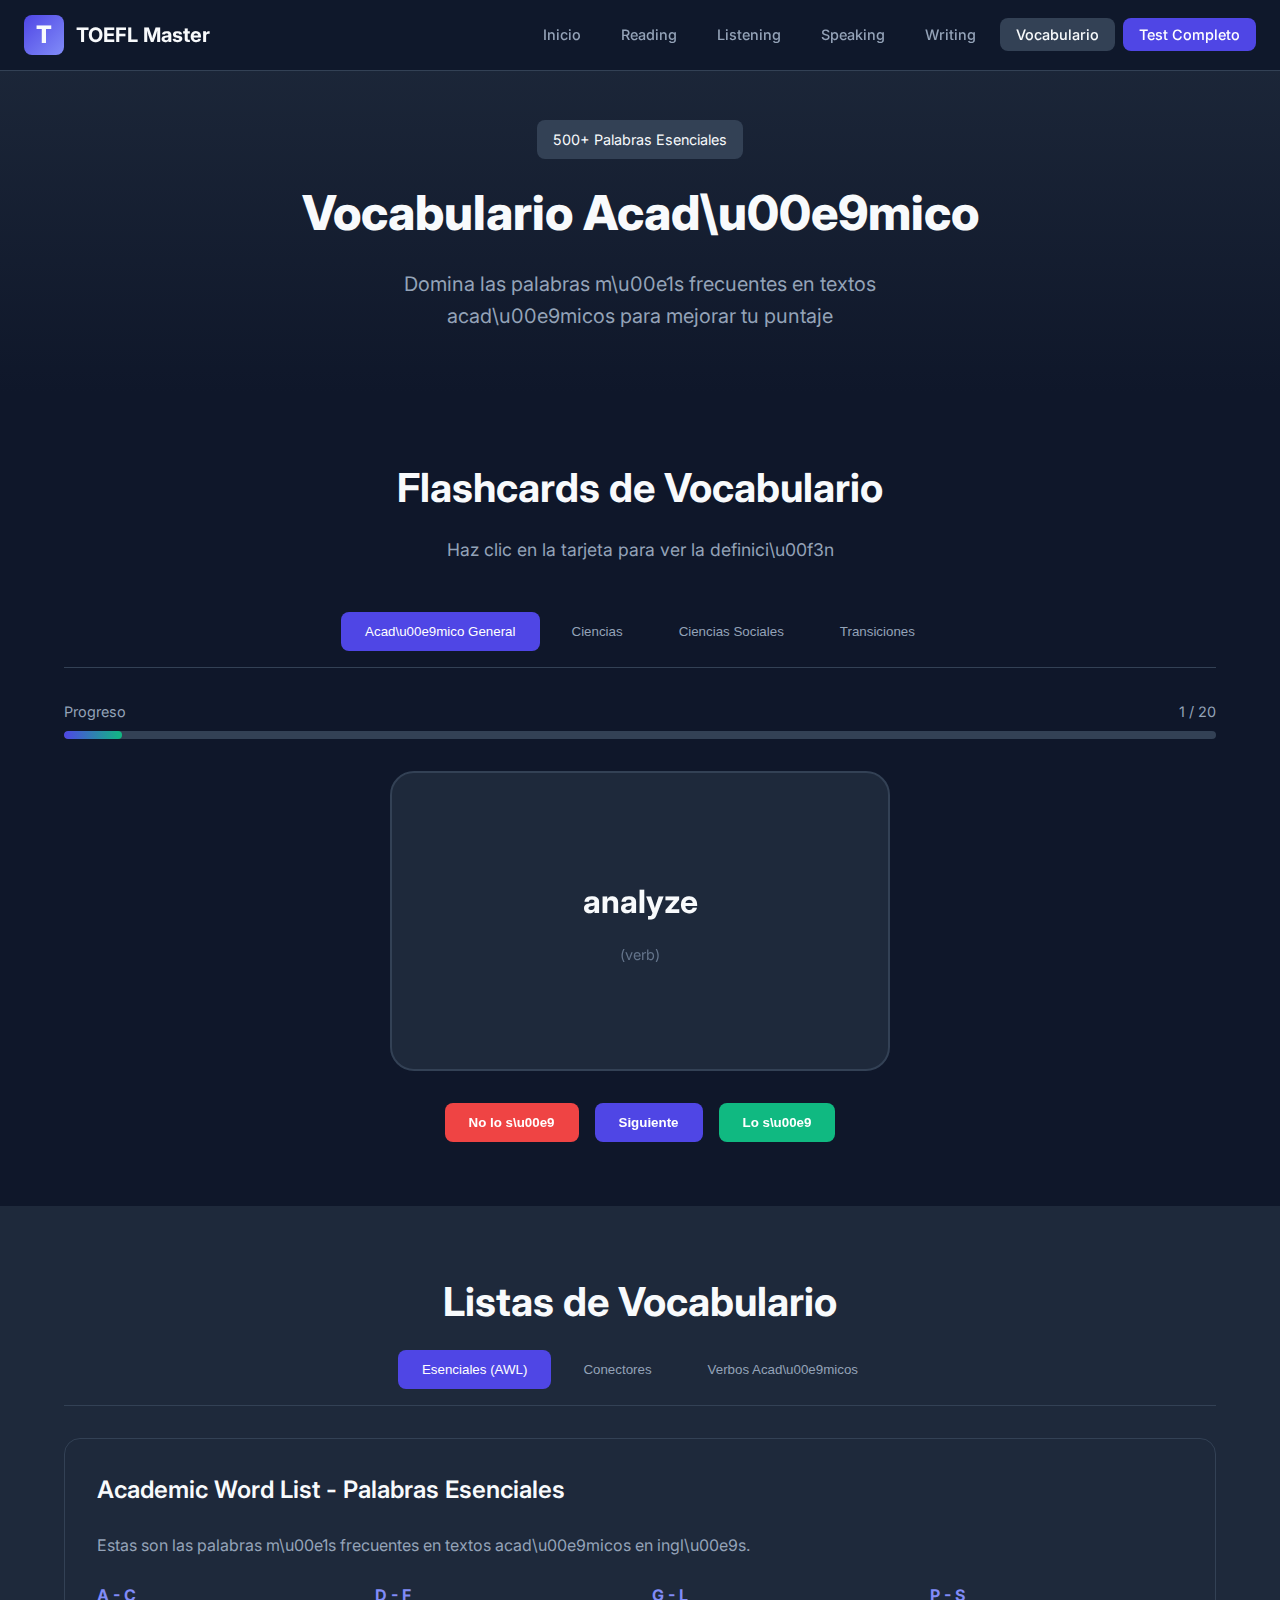
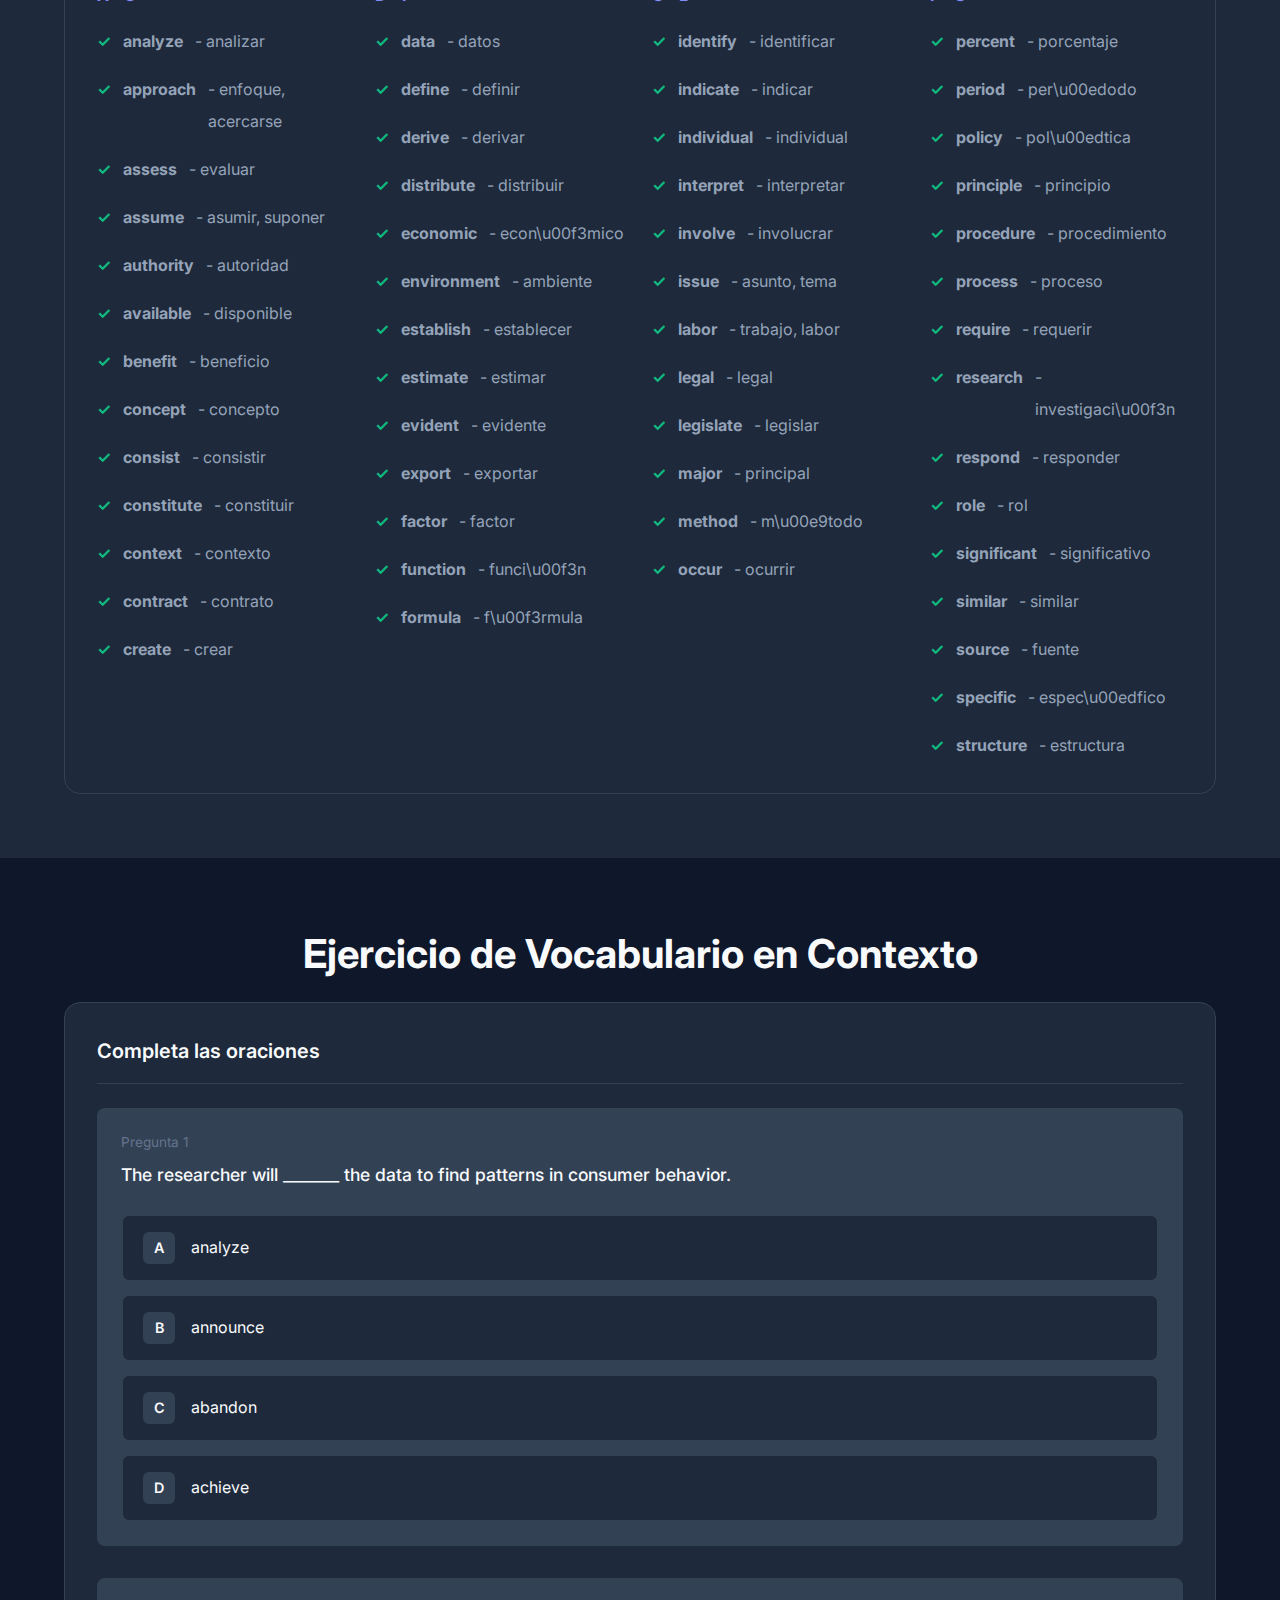
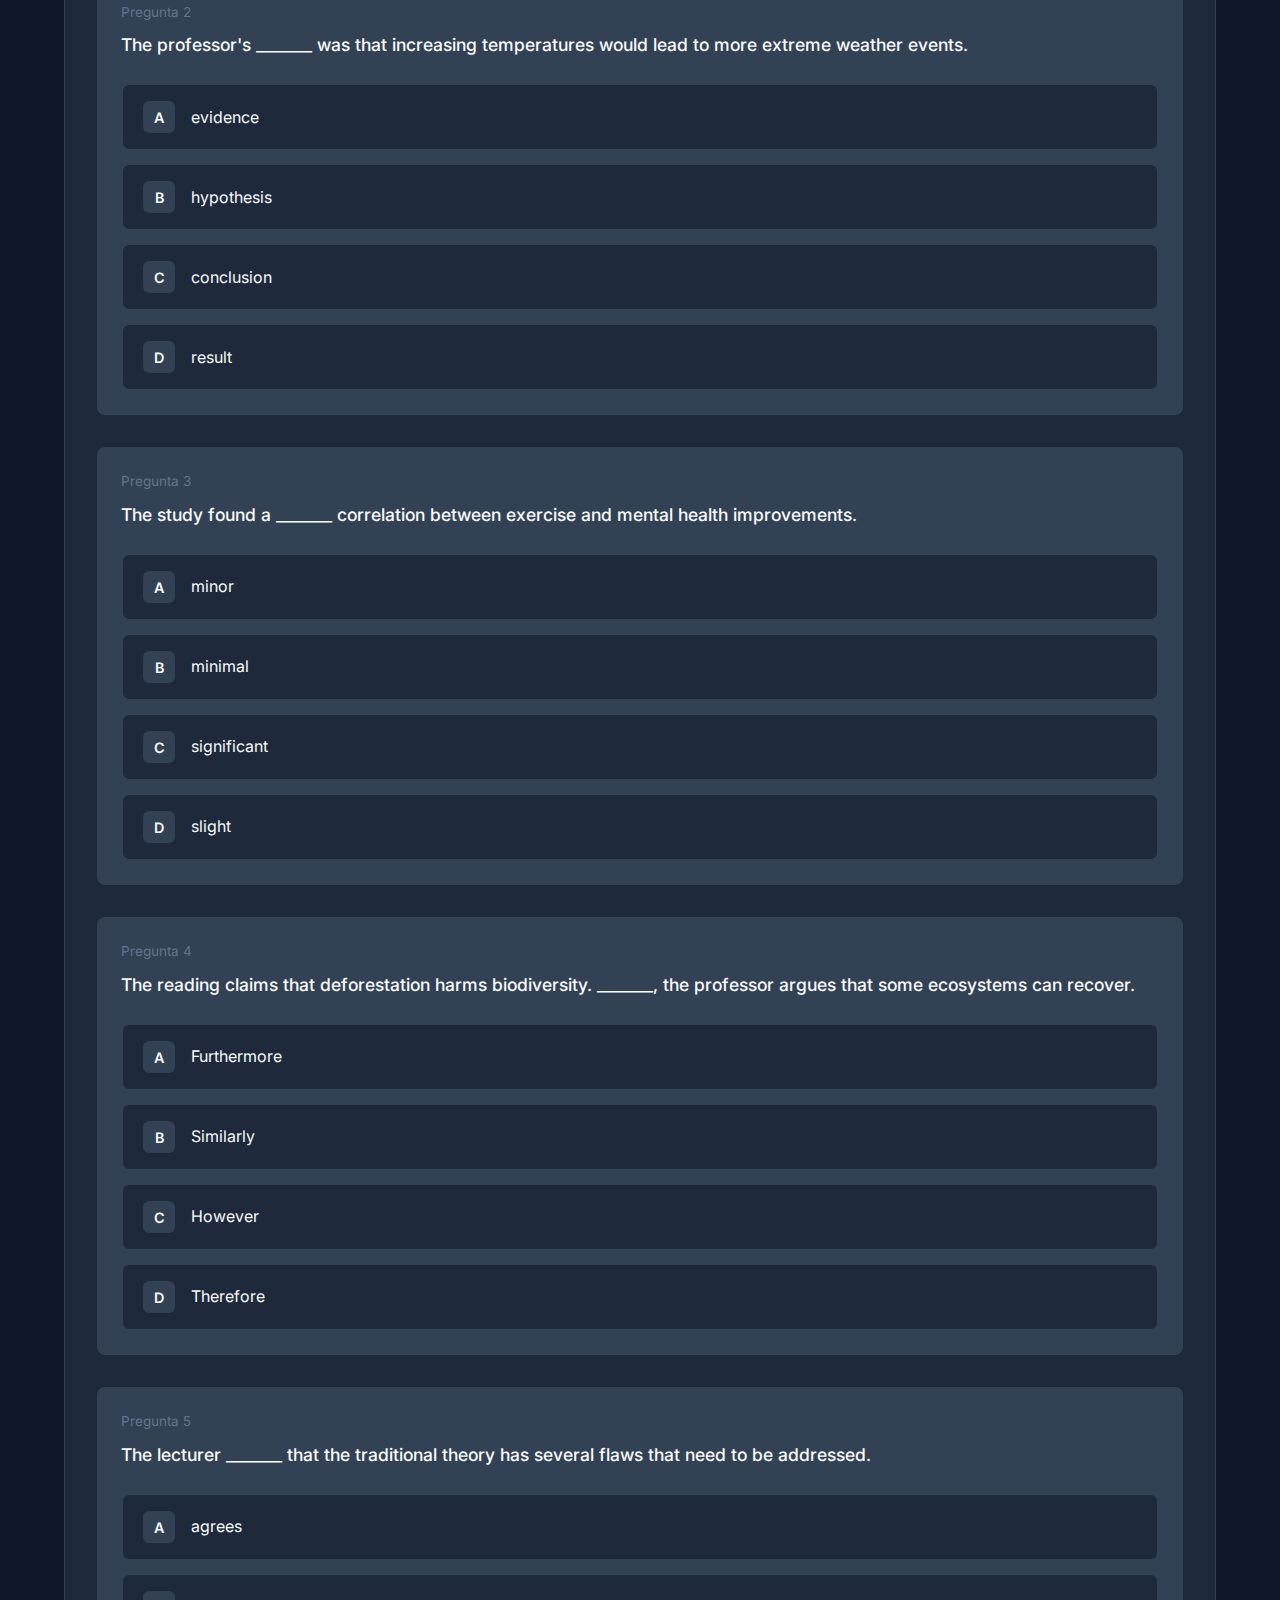
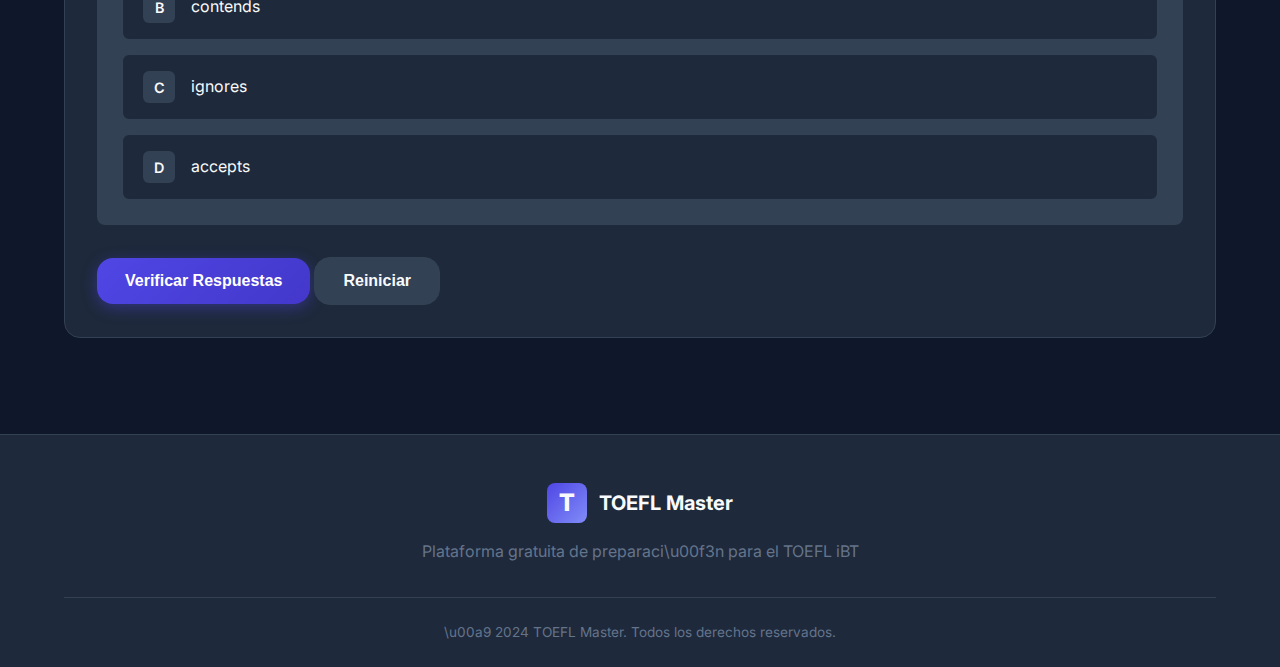
<file: pages/vocabulary.html>
<!DOCTYPE html>
<html lang="es">
<head>
    <meta charset="UTF-8">
    <meta name="viewport" content="width=device-width, initial-scale=1.0">
    <title>Vocabulario - TOEFL Master</title>
    <link rel="stylesheet" href="../css/styles.css">
    <link rel="preconnect" href="https://fonts.googleapis.com">
    <link rel="preconnect" href="https://fonts.gstatic.com" crossorigin>
    <link href="https://fonts.googleapis.com/css2?family=Inter:wght@300;400;500;600;700;800&display=swap" rel="stylesheet">
</head>
<body>
    <nav class="navbar">
        <div class="nav-container">
            <a href="../index.html" class="logo">
                <span class="logo-icon">T</span>
                <span>TOEFL Master</span>
            </a>
            <button class="mobile-menu-btn" aria-label="Menu">
                <span></span>
                <span></span>
                <span></span>
            </button>
            <ul class="nav-links">
                <li><a href="../index.html">Inicio</a></li>
                <li><a href="reading.html">Reading</a></li>
                <li><a href="listening.html">Listening</a></li>
                <li><a href="speaking.html">Speaking</a></li>
                <li><a href="writing.html">Writing</a></li>
                <li><a href="vocabulary.html" class="active">Vocabulario</a></li>
                <li><a href="practice-test.html" class="btn-nav">Test Completo</a></li>
            </ul>
        </div>
    </nav>

    <header class="page-header">
        <span class="badge">500+ Palabras Esenciales</span>
        <h1>Vocabulario Acad\u00e9mico</h1>
        <p>Domina las palabras m\u00e1s frecuentes en textos acad\u00e9micos para mejorar tu puntaje</p>
    </header>

    <section class="content-section">
        <div class="container">
            <h2 class="section-title">Flashcards de Vocabulario</h2>
            <p class="section-subtitle">Haz clic en la tarjeta para ver la definici\u00f3n</p>

            <div class="tabs" style="justify-content: center;">
                <button class="tab active" data-tab="category-academic">Acad\u00e9mico General</button>
                <button class="tab" data-tab="category-science">Ciencias</button>
                <button class="tab" data-tab="category-social">Ciencias Sociales</button>
                <button class="tab" data-tab="category-transitions">Transiciones</button>
            </div>

            <div id="category-academic" class="tab-content active">
                <div class="progress-container mb-4">
                    <div class="progress-label">
                        <span>Progreso</span>
                        <span id="progress-academic">1 / 20</span>
                    </div>
                    <div class="progress-bar">
                        <div class="progress-fill" id="progress-fill-academic" style="width: 5%"></div>
                    </div>
                </div>

                <div class="flashcard-container">
                    <div class="flashcard" id="flashcard-academic" onclick="flipCard('academic')">
                        <div class="flashcard-face flashcard-front">
                            <div class="flashcard-word" id="word-academic">analyze</div>
                            <div class="flashcard-hint">(verb)</div>
                        </div>
                        <div class="flashcard-face flashcard-back">
                            <div class="flashcard-definition" id="def-academic">
                                To examine something in detail in order to understand it better or discover more about it.
                                <br><br>
                                <em>"Scientists analyze data to find patterns."</em>
                            </div>
                        </div>
                    </div>

                    <div class="flashcard-controls">
                        <button class="flashcard-btn dont-know" onclick="markWord('academic', false)">No lo s\u00e9</button>
                        <button class="flashcard-btn next" onclick="nextWord('academic')">Siguiente</button>
                        <button class="flashcard-btn know" onclick="markWord('academic', true)">Lo s\u00e9</button>
                    </div>
                </div>
            </div>

            <div id="category-science" class="tab-content">
                <div class="progress-container mb-4">
                    <div class="progress-label">
                        <span>Progreso</span>
                        <span id="progress-science">1 / 20</span>
                    </div>
                    <div class="progress-bar">
                        <div class="progress-fill" id="progress-fill-science" style="width: 5%"></div>
                    </div>
                </div>

                <div class="flashcard-container">
                    <div class="flashcard" id="flashcard-science" onclick="flipCard('science')">
                        <div class="flashcard-face flashcard-front">
                            <div class="flashcard-word" id="word-science">hypothesis</div>
                            <div class="flashcard-hint">(noun)</div>
                        </div>
                        <div class="flashcard-face flashcard-back">
                            <div class="flashcard-definition" id="def-science">
                                A proposed explanation for a phenomenon, made as a starting point for further investigation.
                                <br><br>
                                <em>"The researcher tested her hypothesis through experiments."</em>
                            </div>
                        </div>
                    </div>

                    <div class="flashcard-controls">
                        <button class="flashcard-btn dont-know" onclick="markWord('science', false)">No lo s\u00e9</button>
                        <button class="flashcard-btn next" onclick="nextWord('science')">Siguiente</button>
                        <button class="flashcard-btn know" onclick="markWord('science', true)">Lo s\u00e9</button>
                    </div>
                </div>
            </div>

            <div id="category-social" class="tab-content">
                <div class="progress-container mb-4">
                    <div class="progress-label">
                        <span>Progreso</span>
                        <span id="progress-social">1 / 20</span>
                    </div>
                    <div class="progress-bar">
                        <div class="progress-fill" id="progress-fill-social" style="width: 5%"></div>
                    </div>
                </div>

                <div class="flashcard-container">
                    <div class="flashcard" id="flashcard-social" onclick="flipCard('social')">
                        <div class="flashcard-face flashcard-front">
                            <div class="flashcard-word" id="word-social">demographic</div>
                            <div class="flashcard-hint">(adjective/noun)</div>
                        </div>
                        <div class="flashcard-face flashcard-back">
                            <div class="flashcard-definition" id="def-social">
                                Relating to the structure of populations; statistical data about a population's characteristics.
                                <br><br>
                                <em>"Demographic changes are affecting the economy."</em>
                            </div>
                        </div>
                    </div>

                    <div class="flashcard-controls">
                        <button class="flashcard-btn dont-know" onclick="markWord('social', false)">No lo s\u00e9</button>
                        <button class="flashcard-btn next" onclick="nextWord('social')">Siguiente</button>
                        <button class="flashcard-btn know" onclick="markWord('social', true)">Lo s\u00e9</button>
                    </div>
                </div>
            </div>

            <div id="category-transitions" class="tab-content">
                <div class="progress-container mb-4">
                    <div class="progress-label">
                        <span>Progreso</span>
                        <span id="progress-transitions">1 / 20</span>
                    </div>
                    <div class="progress-bar">
                        <div class="progress-fill" id="progress-fill-transitions" style="width: 5%"></div>
                    </div>
                </div>

                <div class="flashcard-container">
                    <div class="flashcard" id="flashcard-transitions" onclick="flipCard('transitions')">
                        <div class="flashcard-face flashcard-front">
                            <div class="flashcard-word" id="word-transitions">consequently</div>
                            <div class="flashcard-hint">(adverb)</div>
                        </div>
                        <div class="flashcard-face flashcard-back">
                            <div class="flashcard-definition" id="def-transitions">
                                As a result; therefore. Used to show cause and effect relationships.
                                <br><br>
                                <em>"The budget was cut; consequently, several programs were eliminated."</em>
                            </div>
                        </div>
                    </div>

                    <div class="flashcard-controls">
                        <button class="flashcard-btn dont-know" onclick="markWord('transitions', false)">No lo s\u00e9</button>
                        <button class="flashcard-btn next" onclick="nextWord('transitions')">Siguiente</button>
                        <button class="flashcard-btn know" onclick="markWord('transitions', true)">Lo s\u00e9</button>
                    </div>
                </div>
            </div>
        </div>
    </section>

    <section class="content-section">
        <div class="container">
            <h2 class="section-title">Listas de Vocabulario</h2>

            <div class="tabs" style="justify-content: center;">
                <button class="tab active" data-tab="list-essential">Esenciales (AWL)</button>
                <button class="tab" data-tab="list-connectors">Conectores</button>
                <button class="tab" data-tab="list-academic">Verbos Acad\u00e9micos</button>
            </div>

            <div id="list-essential" class="tab-content active">
                <div class="content-box">
                    <h3>Academic Word List - Palabras Esenciales</h3>
                    <p style="color: var(--text-secondary); margin-bottom: 1.5rem;">
                        Estas son las palabras m\u00e1s frecuentes en textos acad\u00e9micos en ingl\u00e9s.
                    </p>

                    <div style="display: grid; grid-template-columns: repeat(auto-fit, minmax(250px, 1fr)); gap: 1.5rem;">
                        <div>
                            <h4 style="color: var(--primary-light); margin-bottom: 1rem;">A - C</h4>
                            <ul style="color: var(--text-secondary); line-height: 2;">
                                <li><strong>analyze</strong> - analizar</li>
                                <li><strong>approach</strong> - enfoque, acercarse</li>
                                <li><strong>assess</strong> - evaluar</li>
                                <li><strong>assume</strong> - asumir, suponer</li>
                                <li><strong>authority</strong> - autoridad</li>
                                <li><strong>available</strong> - disponible</li>
                                <li><strong>benefit</strong> - beneficio</li>
                                <li><strong>concept</strong> - concepto</li>
                                <li><strong>consist</strong> - consistir</li>
                                <li><strong>constitute</strong> - constituir</li>
                                <li><strong>context</strong> - contexto</li>
                                <li><strong>contract</strong> - contrato</li>
                                <li><strong>create</strong> - crear</li>
                            </ul>
                        </div>
                        <div>
                            <h4 style="color: var(--primary-light); margin-bottom: 1rem;">D - F</h4>
                            <ul style="color: var(--text-secondary); line-height: 2;">
                                <li><strong>data</strong> - datos</li>
                                <li><strong>define</strong> - definir</li>
                                <li><strong>derive</strong> - derivar</li>
                                <li><strong>distribute</strong> - distribuir</li>
                                <li><strong>economic</strong> - econ\u00f3mico</li>
                                <li><strong>environment</strong> - ambiente</li>
                                <li><strong>establish</strong> - establecer</li>
                                <li><strong>estimate</strong> - estimar</li>
                                <li><strong>evident</strong> - evidente</li>
                                <li><strong>export</strong> - exportar</li>
                                <li><strong>factor</strong> - factor</li>
                                <li><strong>function</strong> - funci\u00f3n</li>
                                <li><strong>formula</strong> - f\u00f3rmula</li>
                            </ul>
                        </div>
                        <div>
                            <h4 style="color: var(--primary-light); margin-bottom: 1rem;">G - L</h4>
                            <ul style="color: var(--text-secondary); line-height: 2;">
                                <li><strong>identify</strong> - identificar</li>
                                <li><strong>indicate</strong> - indicar</li>
                                <li><strong>individual</strong> - individual</li>
                                <li><strong>interpret</strong> - interpretar</li>
                                <li><strong>involve</strong> - involucrar</li>
                                <li><strong>issue</strong> - asunto, tema</li>
                                <li><strong>labor</strong> - trabajo, labor</li>
                                <li><strong>legal</strong> - legal</li>
                                <li><strong>legislate</strong> - legislar</li>
                                <li><strong>major</strong> - principal</li>
                                <li><strong>method</strong> - m\u00e9todo</li>
                                <li><strong>occur</strong> - ocurrir</li>
                            </ul>
                        </div>
                        <div>
                            <h4 style="color: var(--primary-light); margin-bottom: 1rem;">P - S</h4>
                            <ul style="color: var(--text-secondary); line-height: 2;">
                                <li><strong>percent</strong> - porcentaje</li>
                                <li><strong>period</strong> - per\u00edodo</li>
                                <li><strong>policy</strong> - pol\u00edtica</li>
                                <li><strong>principle</strong> - principio</li>
                                <li><strong>procedure</strong> - procedimiento</li>
                                <li><strong>process</strong> - proceso</li>
                                <li><strong>require</strong> - requerir</li>
                                <li><strong>research</strong> - investigaci\u00f3n</li>
                                <li><strong>respond</strong> - responder</li>
                                <li><strong>role</strong> - rol</li>
                                <li><strong>significant</strong> - significativo</li>
                                <li><strong>similar</strong> - similar</li>
                                <li><strong>source</strong> - fuente</li>
                                <li><strong>specific</strong> - espec\u00edfico</li>
                                <li><strong>structure</strong> - estructura</li>
                            </ul>
                        </div>
                    </div>
                </div>
            </div>

            <div id="list-connectors" class="tab-content">
                <div class="content-box">
                    <h3>Conectores y Transiciones</h3>
                    <p style="color: var(--text-secondary); margin-bottom: 1.5rem;">
                        Usa estos conectores para mejorar la fluidez y coherencia de tu writing y speaking.
                    </p>

                    <div style="display: grid; grid-template-columns: repeat(auto-fit, minmax(280px, 1fr)); gap: 1.5rem;">
                        <div class="template-box">
                            <h4>Para Agregar Ideas</h4>
                            <p>
                                <strong>furthermore</strong> - adem\u00e1s<br>
                                <strong>moreover</strong> - es m\u00e1s<br>
                                <strong>in addition</strong> - adem\u00e1s<br>
                                <strong>additionally</strong> - adicionalmente<br>
                                <strong>also</strong> - tambi\u00e9n<br>
                                <strong>likewise</strong> - igualmente<br>
                                <strong>similarly</strong> - de manera similar
                            </p>
                        </div>
                        <div class="template-box">
                            <h4>Para Contrastar</h4>
                            <p>
                                <strong>however</strong> - sin embargo<br>
                                <strong>nevertheless</strong> - no obstante<br>
                                <strong>on the other hand</strong> - por otro lado<br>
                                <strong>in contrast</strong> - en contraste<br>
                                <strong>conversely</strong> - a la inversa<br>
                                <strong>whereas</strong> - mientras que<br>
                                <strong>although</strong> - aunque
                            </p>
                        </div>
                        <div class="template-box">
                            <h4>Para Causa y Efecto</h4>
                            <p>
                                <strong>therefore</strong> - por lo tanto<br>
                                <strong>consequently</strong> - en consecuencia<br>
                                <strong>as a result</strong> - como resultado<br>
                                <strong>thus</strong> - as\u00ed<br>
                                <strong>hence</strong> - de ah\u00ed<br>
                                <strong>because of this</strong> - debido a esto<br>
                                <strong>for this reason</strong> - por esta raz\u00f3n
                            </p>
                        </div>
                        <div class="template-box">
                            <h4>Para Ejemplificar</h4>
                            <p>
                                <strong>for example</strong> - por ejemplo<br>
                                <strong>for instance</strong> - por ejemplo<br>
                                <strong>such as</strong> - tal como<br>
                                <strong>specifically</strong> - espec\u00edficamente<br>
                                <strong>to illustrate</strong> - para ilustrar<br>
                                <strong>namely</strong> - a saber<br>
                                <strong>in particular</strong> - en particular
                            </p>
                        </div>
                        <div class="template-box">
                            <h4>Para Secuenciar</h4>
                            <p>
                                <strong>first, second, third</strong> - primero...<br>
                                <strong>initially</strong> - inicialmente<br>
                                <strong>subsequently</strong> - posteriormente<br>
                                <strong>finally</strong> - finalmente<br>
                                <strong>lastly</strong> - por \u00faltimo<br>
                                <strong>meanwhile</strong> - mientras tanto<br>
                                <strong>afterward</strong> - despu\u00e9s
                            </p>
                        </div>
                        <div class="template-box">
                            <h4>Para Concluir</h4>
                            <p>
                                <strong>in conclusion</strong> - en conclusi\u00f3n<br>
                                <strong>to summarize</strong> - para resumir<br>
                                <strong>overall</strong> - en general<br>
                                <strong>ultimately</strong> - en \u00faltima instancia<br>
                                <strong>in short</strong> - en resumen<br>
                                <strong>to sum up</strong> - para resumir<br>
                                <strong>all in all</strong> - en definitiva
                            </p>
                        </div>
                    </div>
                </div>
            </div>

            <div id="list-academic" class="tab-content">
                <div class="content-box">
                    <h3>Verbos Acad\u00e9micos de Alto Valor</h3>
                    <p style="color: var(--text-secondary); margin-bottom: 1.5rem;">
                        Estos verbos son especialmente \u00fatiles para la secci\u00f3n de Writing y para parafrasear.
                    </p>

                    <div style="display: grid; grid-template-columns: repeat(auto-fit, minmax(300px, 1fr)); gap: 1.5rem;">
                        <div class="template-box">
                            <h4>Para Reportar/Citar</h4>
                            <p>
                                <strong>state</strong> - declarar, afirmar<br>
                                <strong>claim</strong> - afirmar, sostener<br>
                                <strong>argue</strong> - argumentar<br>
                                <strong>assert</strong> - aseverar<br>
                                <strong>contend</strong> - sostener<br>
                                <strong>maintain</strong> - mantener<br>
                                <strong>suggest</strong> - sugerir<br>
                                <strong>propose</strong> - proponer<br>
                                <strong>note</strong> - se\u00f1alar<br>
                                <strong>emphasize</strong> - enfatizar<br>
                                <strong>highlight</strong> - destacar<br>
                                <strong>point out</strong> - se\u00f1alar
                            </p>
                        </div>
                        <div class="template-box">
                            <h4>Para Analizar</h4>
                            <p>
                                <strong>examine</strong> - examinar<br>
                                <strong>investigate</strong> - investigar<br>
                                <strong>explore</strong> - explorar<br>
                                <strong>assess</strong> - evaluar<br>
                                <strong>evaluate</strong> - evaluar<br>
                                <strong>consider</strong> - considerar<br>
                                <strong>review</strong> - revisar<br>
                                <strong>analyze</strong> - analizar<br>
                                <strong>scrutinize</strong> - escrutar<br>
                                <strong>study</strong> - estudiar
                            </p>
                        </div>
                        <div class="template-box">
                            <h4>Para Contrastar</h4>
                            <p>
                                <strong>challenge</strong> - desafiar<br>
                                <strong>contradict</strong> - contradecir<br>
                                <strong>refute</strong> - refutar<br>
                                <strong>dispute</strong> - disputar<br>
                                <strong>counter</strong> - contrarrestar<br>
                                <strong>oppose</strong> - oponerse<br>
                                <strong>question</strong> - cuestionar<br>
                                <strong>cast doubt on</strong> - poner en duda<br>
                                <strong>undermine</strong> - socavar<br>
                                <strong>weaken</strong> - debilitar
                            </p>
                        </div>
                        <div class="template-box">
                            <h4>Para Explicar</h4>
                            <p>
                                <strong>demonstrate</strong> - demostrar<br>
                                <strong>illustrate</strong> - ilustrar<br>
                                <strong>clarify</strong> - clarificar<br>
                                <strong>explain</strong> - explicar<br>
                                <strong>describe</strong> - describir<br>
                                <strong>outline</strong> - delinear<br>
                                <strong>define</strong> - definir<br>
                                <strong>elaborate</strong> - elaborar<br>
                                <strong>specify</strong> - especificar<br>
                                <strong>detail</strong> - detallar
                            </p>
                        </div>
                    </div>
                </div>
            </div>
        </div>
    </section>

    <section class="content-section">
        <div class="container">
            <h2 class="section-title">Ejercicio de Vocabulario en Contexto</h2>

            <div class="exercise-container">
                <div class="exercise-header">
                    <span class="exercise-title">Completa las oraciones</span>
                </div>

                <div class="question-block">
                    <div class="question-number">Pregunta 1</div>
                    <div class="question-text">The researcher will _______ the data to find patterns in consumer behavior.</div>
                    <div class="options">
                        <label class="option" data-correct="true">
                            <input type="radio" name="vocab1" value="A">
                            <span class="option-letter">A</span>
                            <span class="option-text">analyze</span>
                        </label>
                        <label class="option" data-correct="false">
                            <input type="radio" name="vocab1" value="B">
                            <span class="option-letter">B</span>
                            <span class="option-text">announce</span>
                        </label>
                        <label class="option" data-correct="false">
                            <input type="radio" name="vocab1" value="C">
                            <span class="option-letter">C</span>
                            <span class="option-text">abandon</span>
                        </label>
                        <label class="option" data-correct="false">
                            <input type="radio" name="vocab1" value="D">
                            <span class="option-letter">D</span>
                            <span class="option-text">achieve</span>
                        </label>
                    </div>
                </div>

                <div class="question-block">
                    <div class="question-number">Pregunta 2</div>
                    <div class="question-text">The professor's _______ was that increasing temperatures would lead to more extreme weather events.</div>
                    <div class="options">
                        <label class="option" data-correct="false">
                            <input type="radio" name="vocab2" value="A">
                            <span class="option-letter">A</span>
                            <span class="option-text">evidence</span>
                        </label>
                        <label class="option" data-correct="true">
                            <input type="radio" name="vocab2" value="B">
                            <span class="option-letter">B</span>
                            <span class="option-text">hypothesis</span>
                        </label>
                        <label class="option" data-correct="false">
                            <input type="radio" name="vocab2" value="C">
                            <span class="option-letter">C</span>
                            <span class="option-text">conclusion</span>
                        </label>
                        <label class="option" data-correct="false">
                            <input type="radio" name="vocab2" value="D">
                            <span class="option-letter">D</span>
                            <span class="option-text">result</span>
                        </label>
                    </div>
                </div>

                <div class="question-block">
                    <div class="question-number">Pregunta 3</div>
                    <div class="question-text">The study found a _______ correlation between exercise and mental health improvements.</div>
                    <div class="options">
                        <label class="option" data-correct="false">
                            <input type="radio" name="vocab3" value="A">
                            <span class="option-letter">A</span>
                            <span class="option-text">minor</span>
                        </label>
                        <label class="option" data-correct="false">
                            <input type="radio" name="vocab3" value="B">
                            <span class="option-letter">B</span>
                            <span class="option-text">minimal</span>
                        </label>
                        <label class="option" data-correct="true">
                            <input type="radio" name="vocab3" value="C">
                            <span class="option-letter">C</span>
                            <span class="option-text">significant</span>
                        </label>
                        <label class="option" data-correct="false">
                            <input type="radio" name="vocab3" value="D">
                            <span class="option-letter">D</span>
                            <span class="option-text">slight</span>
                        </label>
                    </div>
                </div>

                <div class="question-block">
                    <div class="question-number">Pregunta 4</div>
                    <div class="question-text">The reading claims that deforestation harms biodiversity. _______, the professor argues that some ecosystems can recover.</div>
                    <div class="options">
                        <label class="option" data-correct="false">
                            <input type="radio" name="vocab4" value="A">
                            <span class="option-letter">A</span>
                            <span class="option-text">Furthermore</span>
                        </label>
                        <label class="option" data-correct="false">
                            <input type="radio" name="vocab4" value="B">
                            <span class="option-letter">B</span>
                            <span class="option-text">Similarly</span>
                        </label>
                        <label class="option" data-correct="true">
                            <input type="radio" name="vocab4" value="C">
                            <span class="option-letter">C</span>
                            <span class="option-text">However</span>
                        </label>
                        <label class="option" data-correct="false">
                            <input type="radio" name="vocab4" value="D">
                            <span class="option-letter">D</span>
                            <span class="option-text">Therefore</span>
                        </label>
                    </div>
                </div>

                <div class="question-block">
                    <div class="question-number">Pregunta 5</div>
                    <div class="question-text">The lecturer _______ that the traditional theory has several flaws that need to be addressed.</div>
                    <div class="options">
                        <label class="option" data-correct="false">
                            <input type="radio" name="vocab5" value="A">
                            <span class="option-letter">A</span>
                            <span class="option-text">agrees</span>
                        </label>
                        <label class="option" data-correct="true">
                            <input type="radio" name="vocab5" value="B">
                            <span class="option-letter">B</span>
                            <span class="option-text">contends</span>
                        </label>
                        <label class="option" data-correct="false">
                            <input type="radio" name="vocab5" value="C">
                            <span class="option-letter">C</span>
                            <span class="option-text">ignores</span>
                        </label>
                        <label class="option" data-correct="false">
                            <input type="radio" name="vocab5" value="D">
                            <span class="option-letter">D</span>
                            <span class="option-text">accepts</span>
                        </label>
                    </div>
                </div>

                <div class="exercise-actions">
                    <button class="btn btn-primary" onclick="checkVocabAnswers()">Verificar Respuestas</button>
                    <button class="btn btn-secondary" onclick="resetVocabExercise()">Reiniciar</button>
                </div>
            </div>
        </div>
    </section>

    <footer class="footer">
        <div class="container">
            <div class="footer-content">
                <div class="footer-brand">
                    <span class="logo-icon">T</span>
                    <span>TOEFL Master</span>
                </div>
                <p>Plataforma gratuita de preparaci\u00f3n para el TOEFL iBT</p>
            </div>
            <div class="footer-bottom">
                <p>\u00a9 2024 TOEFL Master. Todos los derechos reservados.</p>
            </div>
        </div>
    </footer>

    <script src="../js/app.js"></script>
</body>
</html>
</file>
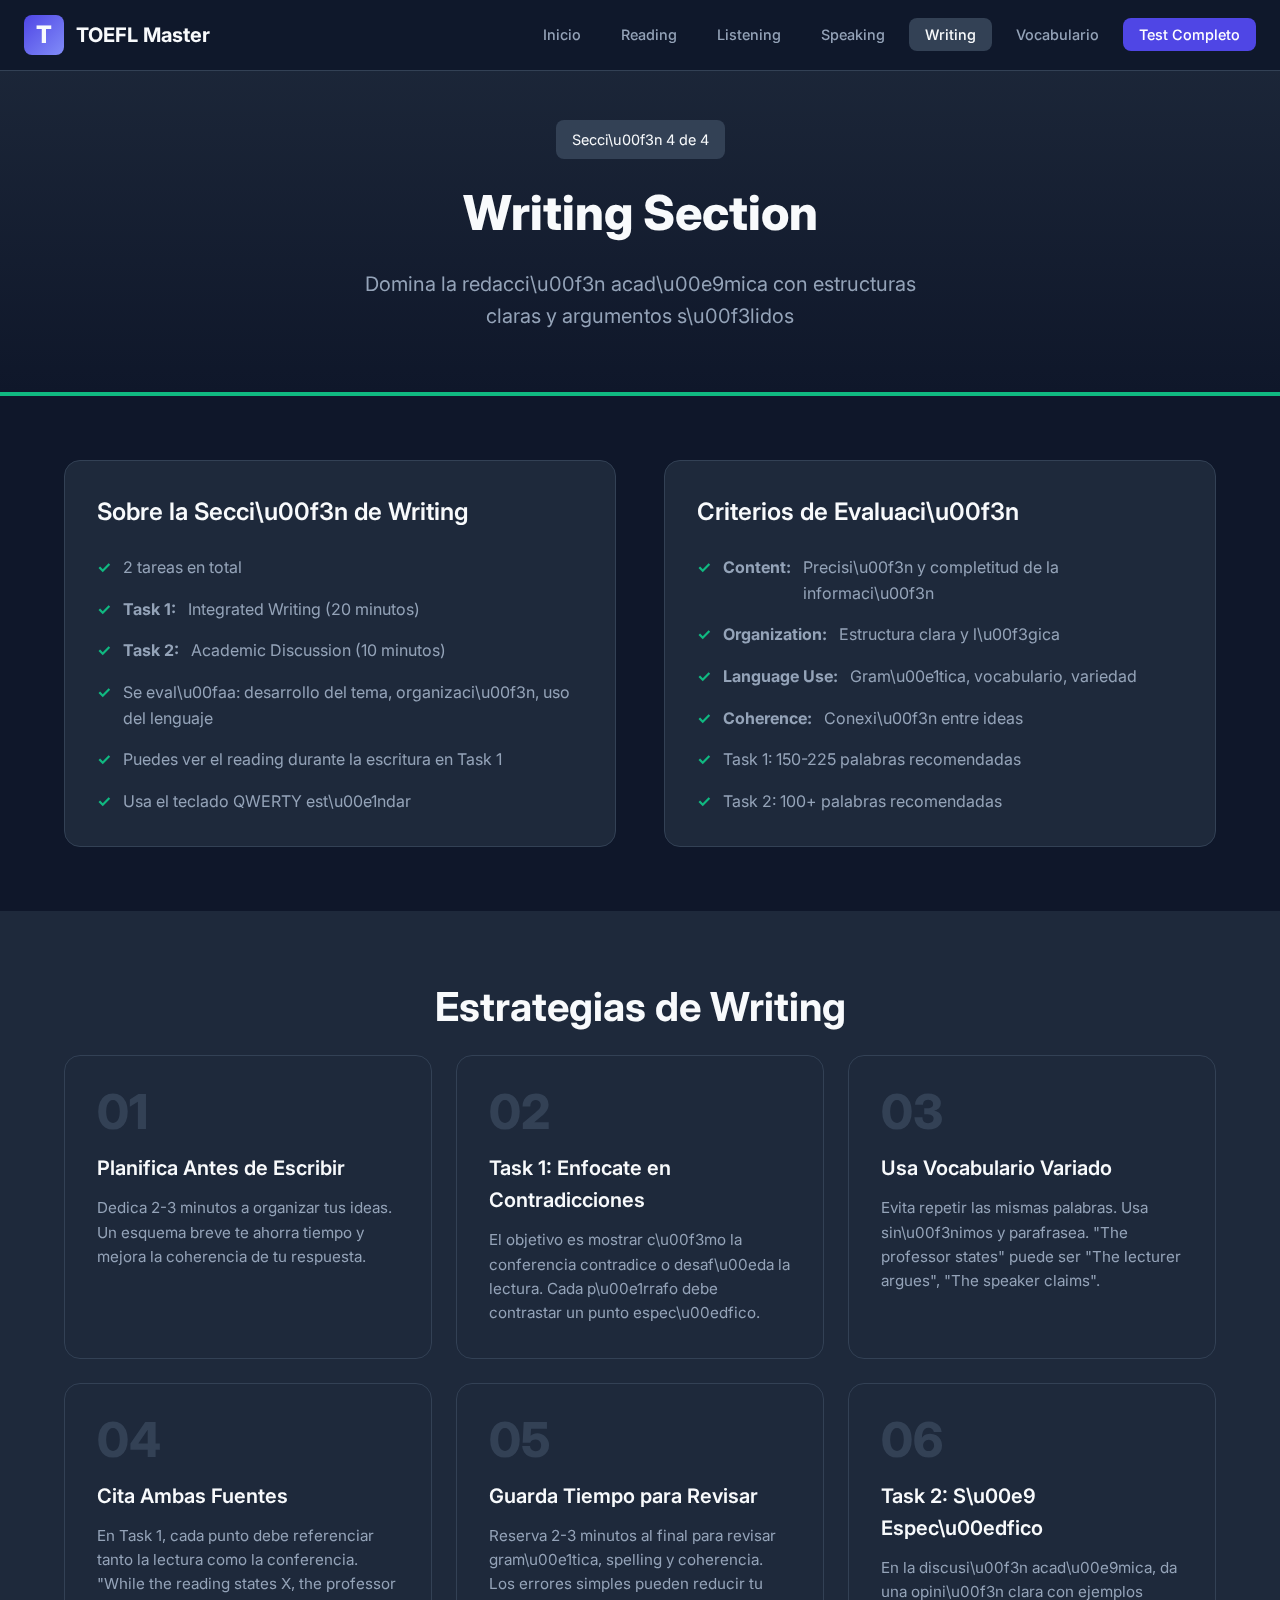
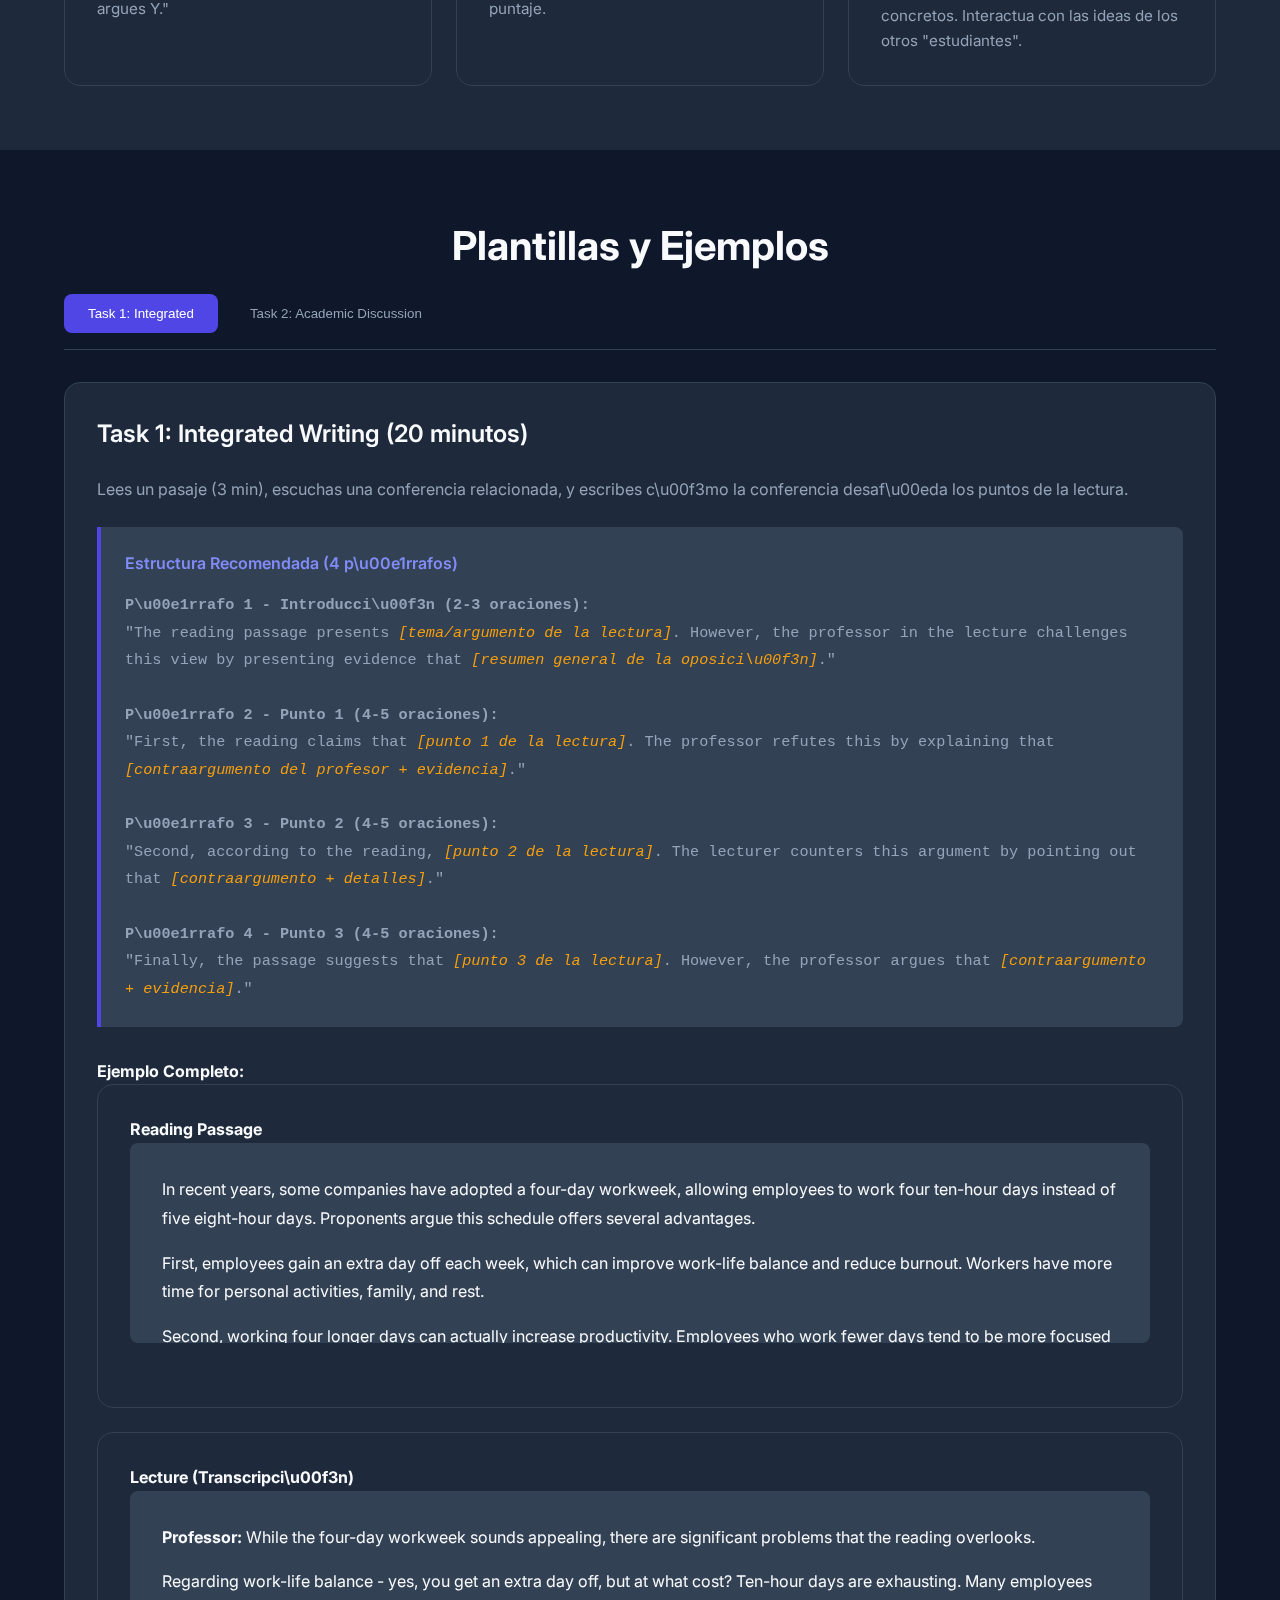
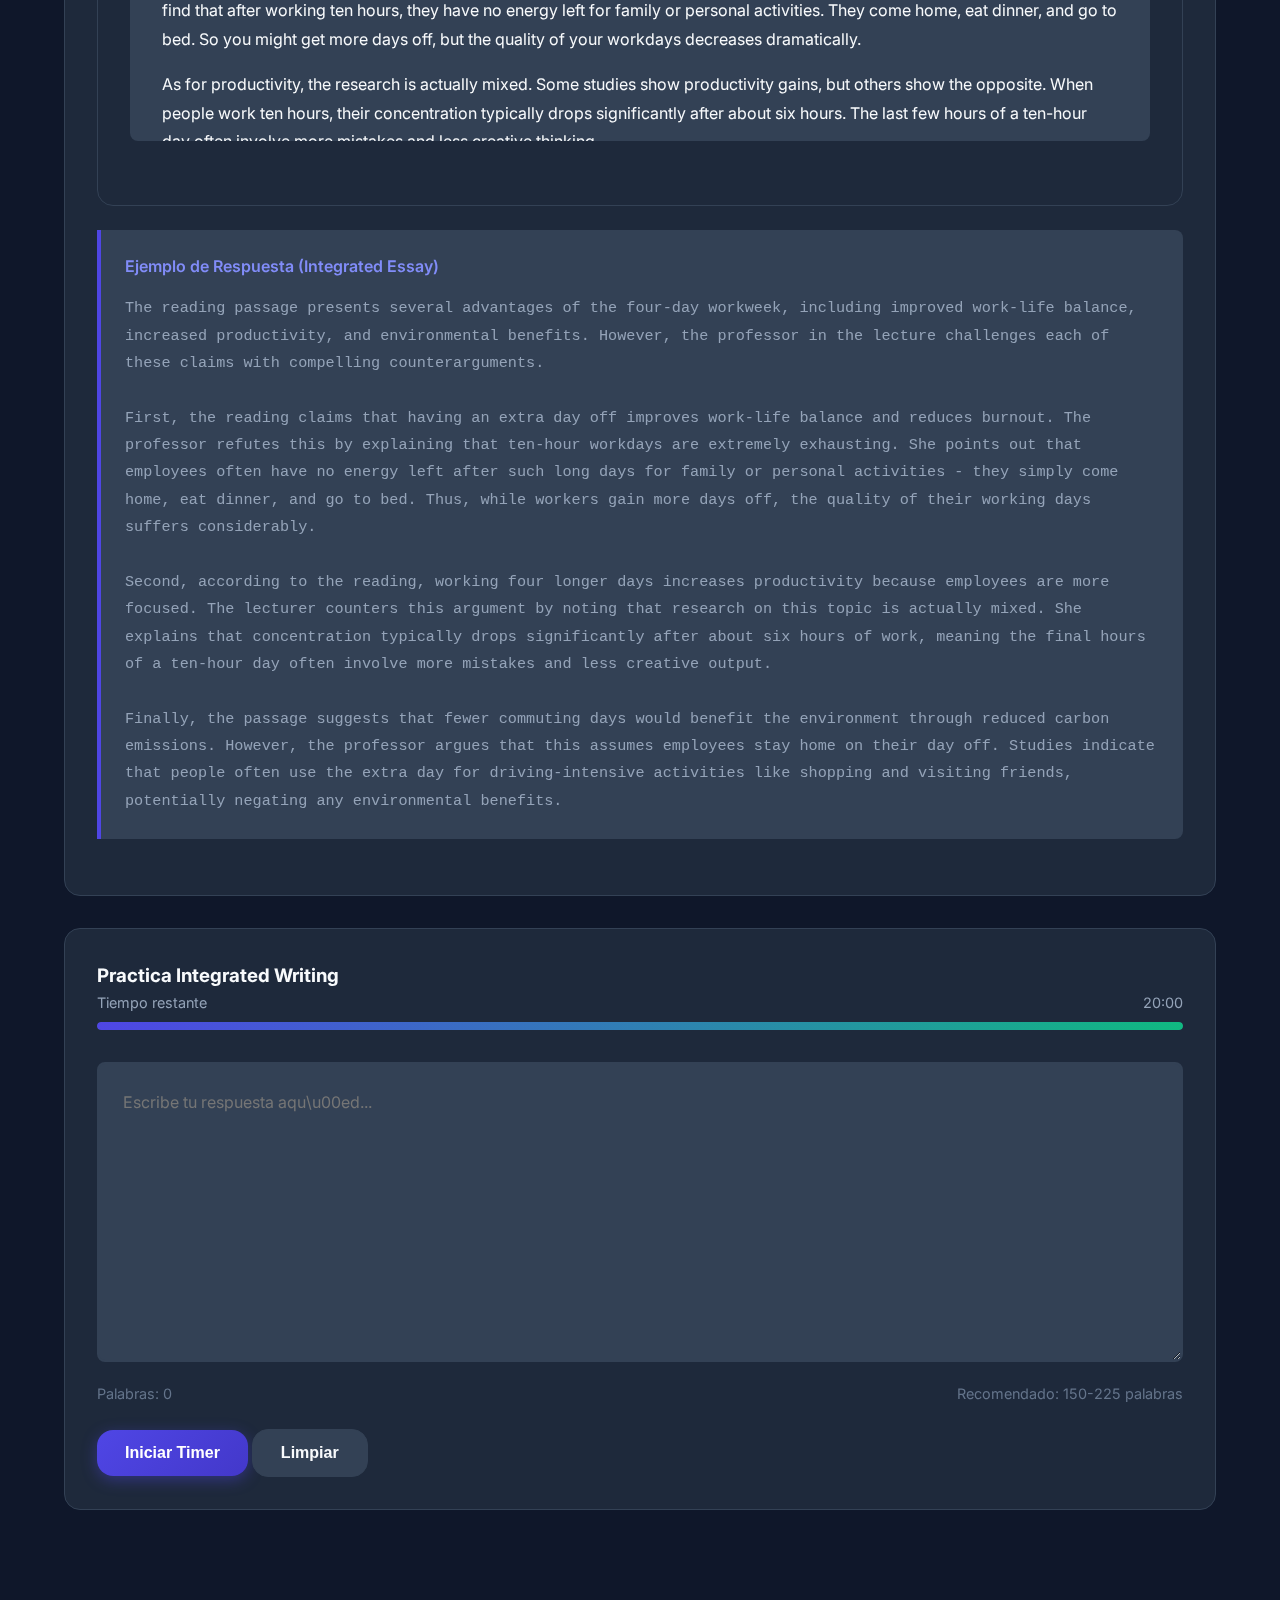
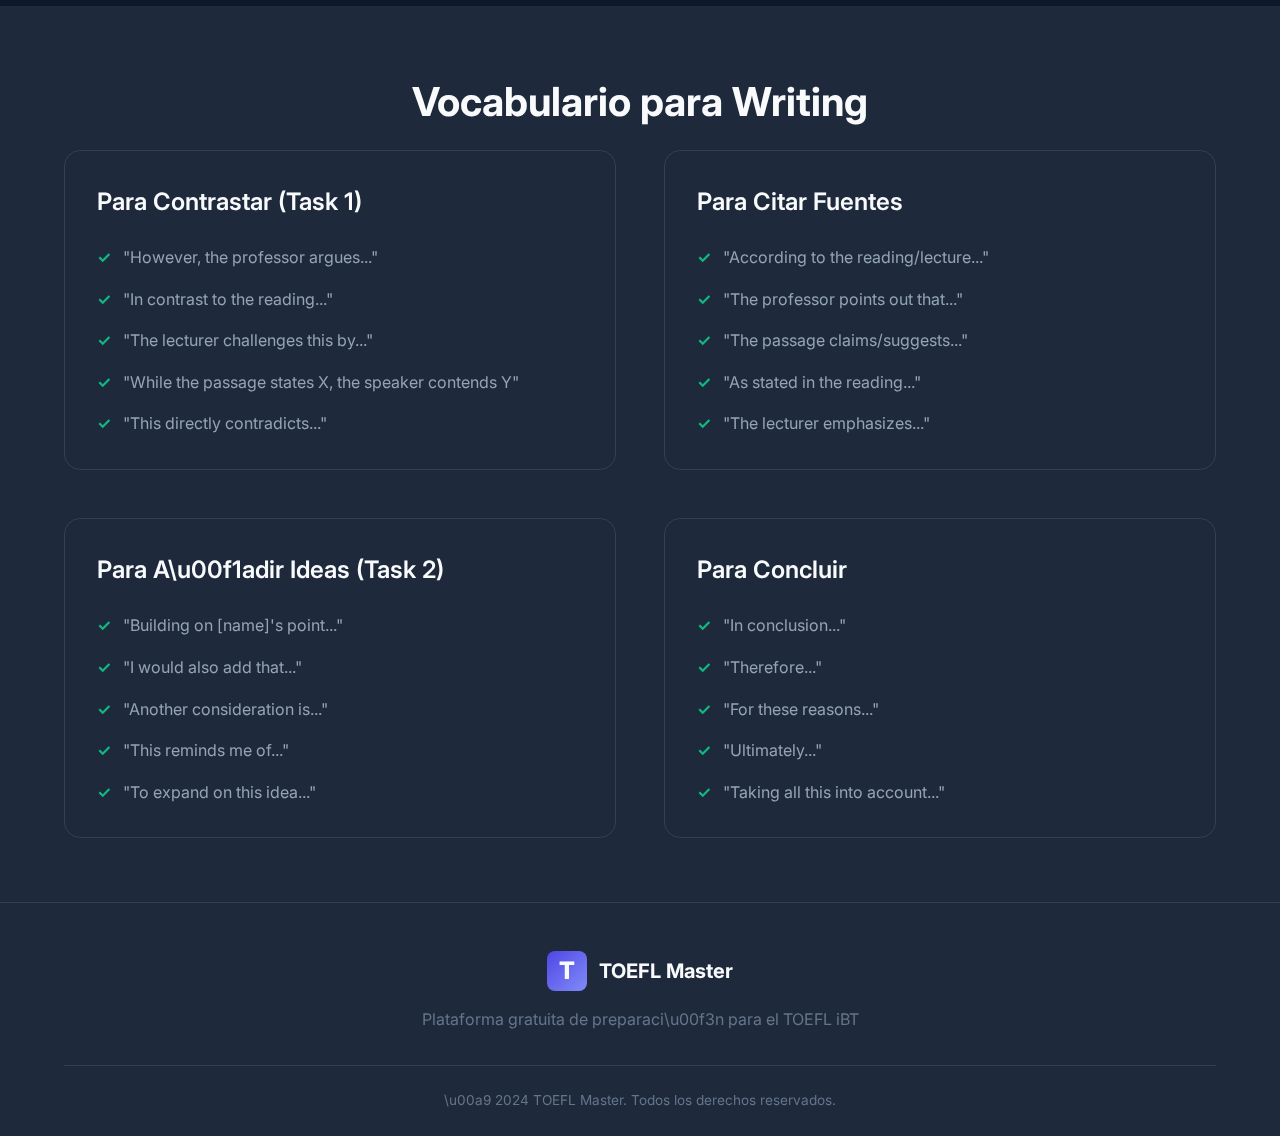
<file: pages/writing.html>
<!DOCTYPE html>
<html lang="es">
<head>
    <meta charset="UTF-8">
    <meta name="viewport" content="width=device-width, initial-scale=1.0">
    <title>Writing - TOEFL Master</title>
    <link rel="stylesheet" href="../css/styles.css">
    <link rel="preconnect" href="https://fonts.googleapis.com">
    <link rel="preconnect" href="https://fonts.gstatic.com" crossorigin>
    <link href="https://fonts.googleapis.com/css2?family=Inter:wght@300;400;500;600;700;800&display=swap" rel="stylesheet">
</head>
<body>
    <nav class="navbar">
        <div class="nav-container">
            <a href="../index.html" class="logo">
                <span class="logo-icon">T</span>
                <span>TOEFL Master</span>
            </a>
            <button class="mobile-menu-btn" aria-label="Menu">
                <span></span>
                <span></span>
                <span></span>
            </button>
            <ul class="nav-links">
                <li><a href="../index.html">Inicio</a></li>
                <li><a href="reading.html">Reading</a></li>
                <li><a href="listening.html">Listening</a></li>
                <li><a href="speaking.html">Speaking</a></li>
                <li><a href="writing.html" class="active">Writing</a></li>
                <li><a href="vocabulary.html">Vocabulario</a></li>
                <li><a href="practice-test.html" class="btn-nav">Test Completo</a></li>
            </ul>
        </div>
    </nav>

    <header class="page-header" style="border-bottom: 4px solid var(--writing-color);">
        <span class="badge">Secci\u00f3n 4 de 4</span>
        <h1>Writing Section</h1>
        <p>Domina la redacci\u00f3n acad\u00e9mica con estructuras claras y argumentos s\u00f3lidos</p>
    </header>

    <section class="content-section">
        <div class="container">
            <div class="content-grid">
                <div class="content-box">
                    <h3>Sobre la Secci\u00f3n de Writing</h3>
                    <ul>
                        <li>2 tareas en total</li>
                        <li><strong>Task 1:</strong> Integrated Writing (20 minutos)</li>
                        <li><strong>Task 2:</strong> Academic Discussion (10 minutos)</li>
                        <li>Se eval\u00faa: desarrollo del tema, organizaci\u00f3n, uso del lenguaje</li>
                        <li>Puedes ver el reading durante la escritura en Task 1</li>
                        <li>Usa el teclado QWERTY est\u00e1ndar</li>
                    </ul>
                </div>
                <div class="content-box">
                    <h3>Criterios de Evaluaci\u00f3n</h3>
                    <ul>
                        <li><strong>Content:</strong> Precisi\u00f3n y completitud de la informaci\u00f3n</li>
                        <li><strong>Organization:</strong> Estructura clara y l\u00f3gica</li>
                        <li><strong>Language Use:</strong> Gram\u00e1tica, vocabulario, variedad</li>
                        <li><strong>Coherence:</strong> Conexi\u00f3n entre ideas</li>
                        <li>Task 1: 150-225 palabras recomendadas</li>
                        <li>Task 2: 100+ palabras recomendadas</li>
                    </ul>
                </div>
            </div>
        </div>
    </section>

    <section class="content-section">
        <div class="container">
            <h2 class="section-title">Estrategias de Writing</h2>

            <div class="tips-grid">
                <div class="tip-card">
                    <div class="tip-number">01</div>
                    <h4>Planifica Antes de Escribir</h4>
                    <p>Dedica 2-3 minutos a organizar tus ideas. Un esquema breve te ahorra tiempo y mejora la coherencia de tu respuesta.</p>
                </div>
                <div class="tip-card">
                    <div class="tip-number">02</div>
                    <h4>Task 1: Enfocate en Contradicciones</h4>
                    <p>El objetivo es mostrar c\u00f3mo la conferencia contradice o desaf\u00eda la lectura. Cada p\u00e1rrafo debe contrastar un punto espec\u00edfico.</p>
                </div>
                <div class="tip-card">
                    <div class="tip-number">03</div>
                    <h4>Usa Vocabulario Variado</h4>
                    <p>Evita repetir las mismas palabras. Usa sin\u00f3nimos y parafrasea. "The professor states" puede ser "The lecturer argues", "The speaker claims".</p>
                </div>
                <div class="tip-card">
                    <div class="tip-number">04</div>
                    <h4>Cita Ambas Fuentes</h4>
                    <p>En Task 1, cada punto debe referenciar tanto la lectura como la conferencia. "While the reading states X, the professor argues Y."</p>
                </div>
                <div class="tip-card">
                    <div class="tip-number">05</div>
                    <h4>Guarda Tiempo para Revisar</h4>
                    <p>Reserva 2-3 minutos al final para revisar gram\u00e1tica, spelling y coherencia. Los errores simples pueden reducir tu puntaje.</p>
                </div>
                <div class="tip-card">
                    <div class="tip-number">06</div>
                    <h4>Task 2: S\u00e9 Espec\u00edfico</h4>
                    <p>En la discusi\u00f3n acad\u00e9mica, da una opini\u00f3n clara con ejemplos concretos. Interactua con las ideas de los otros "estudiantes".</p>
                </div>
            </div>
        </div>
    </section>

    <section class="content-section">
        <div class="container">
            <h2 class="section-title">Plantillas y Ejemplos</h2>

            <div class="tabs">
                <button class="tab active" data-tab="integrated">Task 1: Integrated</button>
                <button class="tab" data-tab="discussion">Task 2: Academic Discussion</button>
            </div>

            <div id="integrated" class="tab-content active">
                <div class="content-box">
                    <h3>Task 1: Integrated Writing (20 minutos)</h3>
                    <p style="color: var(--text-secondary); margin-bottom: 1.5rem;">
                        Lees un pasaje (3 min), escuchas una conferencia relacionada, y escribes c\u00f3mo la conferencia desaf\u00eda los puntos de la lectura.
                    </p>

                    <div class="template-box">
                        <h4>Estructura Recomendada (4 p\u00e1rrafos)</h4>
                        <p>
                            <strong>P\u00e1rrafo 1 - Introducci\u00f3n (2-3 oraciones):</strong><br>
                            "The reading passage presents <span class="placeholder">[tema/argumento de la lectura]</span>. However, the professor in the lecture challenges this view by presenting evidence that <span class="placeholder">[resumen general de la oposici\u00f3n]</span>."<br><br>

                            <strong>P\u00e1rrafo 2 - Punto 1 (4-5 oraciones):</strong><br>
                            "First, the reading claims that <span class="placeholder">[punto 1 de la lectura]</span>. The professor refutes this by explaining that <span class="placeholder">[contraargumento del profesor + evidencia]</span>."<br><br>

                            <strong>P\u00e1rrafo 3 - Punto 2 (4-5 oraciones):</strong><br>
                            "Second, according to the reading, <span class="placeholder">[punto 2 de la lectura]</span>. The lecturer counters this argument by pointing out that <span class="placeholder">[contraargumento + detalles]</span>."<br><br>

                            <strong>P\u00e1rrafo 4 - Punto 3 (4-5 oraciones):</strong><br>
                            "Finally, the passage suggests that <span class="placeholder">[punto 3 de la lectura]</span>. However, the professor argues that <span class="placeholder">[contraargumento + evidencia]</span>."
                        </p>
                    </div>

                    <h4 class="mt-4">Ejemplo Completo:</h4>

                    <div class="content-box mb-3">
                        <h4>Reading Passage</h4>
                        <div class="passage-text" style="max-height: 200px;">
                            <p>In recent years, some companies have adopted a four-day workweek, allowing employees to work four ten-hour days instead of five eight-hour days. Proponents argue this schedule offers several advantages.</p>
                            <p>First, employees gain an extra day off each week, which can improve work-life balance and reduce burnout. Workers have more time for personal activities, family, and rest.</p>
                            <p>Second, working four longer days can actually increase productivity. Employees who work fewer days tend to be more focused and motivated during their working hours.</p>
                            <p>Third, a four-day workweek can benefit the environment by reducing commuting. Fewer days traveling to work means lower carbon emissions and less traffic congestion.</p>
                        </div>
                    </div>

                    <div class="content-box mb-3">
                        <h4>Lecture (Transcripci\u00f3n)</h4>
                        <div class="passage-text" style="max-height: 250px;">
                            <p><strong>Professor:</strong> While the four-day workweek sounds appealing, there are significant problems that the reading overlooks.</p>
                            <p>Regarding work-life balance - yes, you get an extra day off, but at what cost? Ten-hour days are exhausting. Many employees find that after working ten hours, they have no energy left for family or personal activities. They come home, eat dinner, and go to bed. So you might get more days off, but the quality of your workdays decreases dramatically.</p>
                            <p>As for productivity, the research is actually mixed. Some studies show productivity gains, but others show the opposite. When people work ten hours, their concentration typically drops significantly after about six hours. The last few hours of a ten-hour day often involve more mistakes and less creative thinking.</p>
                            <p>And the environmental argument? It assumes people stay home on their day off. But studies show that people often use that extra day for activities that involve driving - shopping trips, recreational activities, visiting friends. So the environmental benefit may be minimal or even nonexistent.</p>
                        </div>
                    </div>

                    <div class="template-box">
                        <h4>Ejemplo de Respuesta (Integrated Essay)</h4>
                        <p style="font-size: 0.95rem; line-height: 1.8;">
                            The reading passage presents several advantages of the four-day workweek, including improved work-life balance, increased productivity, and environmental benefits. However, the professor in the lecture challenges each of these claims with compelling counterarguments.<br><br>

                            First, the reading claims that having an extra day off improves work-life balance and reduces burnout. The professor refutes this by explaining that ten-hour workdays are extremely exhausting. She points out that employees often have no energy left after such long days for family or personal activities - they simply come home, eat dinner, and go to bed. Thus, while workers gain more days off, the quality of their working days suffers considerably.<br><br>

                            Second, according to the reading, working four longer days increases productivity because employees are more focused. The lecturer counters this argument by noting that research on this topic is actually mixed. She explains that concentration typically drops significantly after about six hours of work, meaning the final hours of a ten-hour day often involve more mistakes and less creative output.<br><br>

                            Finally, the passage suggests that fewer commuting days would benefit the environment through reduced carbon emissions. However, the professor argues that this assumes employees stay home on their day off. Studies indicate that people often use the extra day for driving-intensive activities like shopping and visiting friends, potentially negating any environmental benefits.
                        </p>
                    </div>
                </div>

                <div class="exercise-container mt-4">
                    <h3>Practica Integrated Writing</h3>

                    <div class="progress-container">
                        <div class="progress-label">
                            <span>Tiempo restante</span>
                            <span id="writing-timer">20:00</span>
                        </div>
                        <div class="progress-bar">
                            <div class="progress-fill" id="writing-progress" style="width: 100%"></div>
                        </div>
                    </div>

                    <textarea class="writing-area" id="integrated-response" placeholder="Escribe tu respuesta aqu\u00ed..."></textarea>

                    <div class="word-count">
                        <span>Palabras: <span id="word-count-integrated">0</span></span>
                        <span>Recomendado: 150-225 palabras</span>
                    </div>

                    <div class="exercise-actions mt-3">
                        <button class="btn btn-primary" onclick="startWritingTimer()">Iniciar Timer</button>
                        <button class="btn btn-secondary" onclick="resetWritingArea('integrated-response')">Limpiar</button>
                    </div>
                </div>
            </div>

            <div id="discussion" class="tab-content">
                <div class="content-box">
                    <h3>Task 2: Writing for an Academic Discussion (10 minutos)</h3>
                    <p style="color: var(--text-secondary); margin-bottom: 1.5rem;">
                        Participas en una discusi\u00f3n acad\u00e9mica online. Lees una pregunta del profesor y respuestas de dos estudiantes, luego agregas tu propia contribuci\u00f3n.
                    </p>

                    <div class="template-box">
                        <h4>Estructura Recomendada (100+ palabras)</h4>
                        <p>
                            <strong>Oraci\u00f3n 1 - Tu posici\u00f3n:</strong><br>
                            "I believe that <span class="placeholder">[tu opini\u00f3n clara]</span>." o "I agree/disagree with <span class="placeholder">[nombre del estudiante]</span>'s point that..."<br><br>

                            <strong>Oraciones 2-4 - Desarrollo:</strong><br>
                            "<span class="placeholder">[Raz\u00f3n/argumento principal]</span>. <span class="placeholder">[Ejemplo espec\u00edfico o explicaci\u00f3n]</span>."<br><br>

                            <strong>Oraciones 5-6 - Conexi\u00f3n/Ampliaci\u00f3n:</strong><br>
                            "Building on what <span class="placeholder">[estudiante]</span> said..." o "However, I would add that..."<br><br>

                            <strong>Oraci\u00f3n final - Conclusi\u00f3n:</strong><br>
                            "Therefore, <span class="placeholder">[resumen de tu punto]</span>."
                        </p>
                    </div>

                    <h4 class="mt-4">Ejemplo de Discusi\u00f3n:</h4>

                    <div class="content-box mb-3">
                        <h4>Pregunta del Profesor</h4>
                        <div class="passage-text" style="max-height: 150px; background: var(--bg-secondary);">
                            <p><strong>Dr. Morrison:</strong> This week, we've been discussing how technology affects education. Some argue that students learn better with digital tools, while others believe traditional methods remain superior. In your view, should schools prioritize digital learning tools or traditional teaching methods? Why?</p>
                        </div>
                    </div>

                    <div class="content-box mb-3">
                        <h4>Respuestas de Estudiantes</h4>
                        <div class="passage-text" style="max-height: 200px;">
                            <p><strong>Emma:</strong> I think schools should definitely prioritize digital tools. Students today are digital natives who are comfortable with technology. Digital learning platforms can personalize education, track progress, and provide instant feedback. Plus, students will need tech skills for their future careers.</p>

                            <p><strong>Carlos:</strong> I disagree. Traditional teaching methods have been effective for centuries. Face-to-face interaction with teachers is irreplaceable. Also, too much screen time can harm students' health and attention spans. We shouldn't abandon proven methods just because something is new.</p>
                        </div>
                    </div>

                    <div class="template-box">
                        <h4>Ejemplo de Respuesta</h4>
                        <p style="font-size: 0.95rem; line-height: 1.8;">
                            I believe the best approach is a balanced combination of digital and traditional methods, rather than prioritizing one over the other. While Emma makes a valid point about students being digital natives, and Carlos correctly emphasizes the value of face-to-face interaction, I think both perspectives miss an important consideration: different subjects and skills may benefit from different approaches.<br><br>

                            For example, in my experience, learning a language works best with a mix - apps like Duolingo are excellent for vocabulary practice and daily repetition, but classroom conversations with a teacher are essential for developing real communication skills. Similarly, math students might benefit from interactive software for practice problems while still needing a teacher to explain complex concepts.<br><br>

                            Building on what Carlos said about screen time concerns, schools could use digital tools strategically for specific purposes rather than replacing all traditional instruction. This way, students develop necessary tech skills without losing the benefits of human interaction. Therefore, I would argue for thoughtful integration rather than choosing one approach over the other.
                        </p>
                    </div>
                </div>

                <div class="exercise-container mt-4">
                    <h3>Practica Academic Discussion</h3>

                    <div class="content-box mb-3">
                        <h4>Tu Turno</h4>
                        <div class="passage-text" style="max-height: 180px; background: var(--bg-secondary);">
                            <p><strong>Dr. Chen:</strong> We've been discussing work culture. Some people believe working from home is more productive, while others think working in an office is better for collaboration and career growth. What's your opinion?</p>

                            <p><strong>Mia:</strong> Working from home is definitely better. No commute means less stress and more time for actual work. I'm way more productive without office distractions like unnecessary meetings and chatty coworkers.</p>

                            <p><strong>James:</strong> I prefer the office. Working from home is isolating, and it's harder to build relationships with colleagues. Spontaneous conversations often lead to the best ideas. Career advancement also seems harder when you're invisible.</p>
                        </div>
                    </div>

                    <div class="progress-container">
                        <div class="progress-label">
                            <span>Tiempo restante</span>
                            <span id="discussion-timer">10:00</span>
                        </div>
                        <div class="progress-bar">
                            <div class="progress-fill" id="discussion-progress" style="width: 100%"></div>
                        </div>
                    </div>

                    <textarea class="writing-area" id="discussion-response" placeholder="Escribe tu contribuci\u00f3n a la discusi\u00f3n..." style="min-height: 200px;"></textarea>

                    <div class="word-count">
                        <span>Palabras: <span id="word-count-discussion">0</span></span>
                        <span>Recomendado: 100+ palabras</span>
                    </div>

                    <div class="exercise-actions mt-3">
                        <button class="btn btn-primary" onclick="startDiscussionTimer()">Iniciar Timer</button>
                        <button class="btn btn-secondary" onclick="resetWritingArea('discussion-response')">Limpiar</button>
                    </div>
                </div>
            </div>
        </div>
    </section>

    <section class="content-section">
        <div class="container">
            <h2 class="section-title">Vocabulario para Writing</h2>

            <div class="content-grid">
                <div class="content-box">
                    <h3>Para Contrastar (Task 1)</h3>
                    <ul style="list-style: none;">
                        <li>"However, the professor argues..."</li>
                        <li>"In contrast to the reading..."</li>
                        <li>"The lecturer challenges this by..."</li>
                        <li>"While the passage states X, the speaker contends Y"</li>
                        <li>"This directly contradicts..."</li>
                    </ul>
                </div>
                <div class="content-box">
                    <h3>Para Citar Fuentes</h3>
                    <ul style="list-style: none;">
                        <li>"According to the reading/lecture..."</li>
                        <li>"The professor points out that..."</li>
                        <li>"The passage claims/suggests..."</li>
                        <li>"As stated in the reading..."</li>
                        <li>"The lecturer emphasizes..."</li>
                    </ul>
                </div>
                <div class="content-box">
                    <h3>Para A\u00f1adir Ideas (Task 2)</h3>
                    <ul style="list-style: none;">
                        <li>"Building on [name]'s point..."</li>
                        <li>"I would also add that..."</li>
                        <li>"Another consideration is..."</li>
                        <li>"This reminds me of..."</li>
                        <li>"To expand on this idea..."</li>
                    </ul>
                </div>
                <div class="content-box">
                    <h3>Para Concluir</h3>
                    <ul style="list-style: none;">
                        <li>"In conclusion..."</li>
                        <li>"Therefore..."</li>
                        <li>"For these reasons..."</li>
                        <li>"Ultimately..."</li>
                        <li>"Taking all this into account..."</li>
                    </ul>
                </div>
            </div>
        </div>
    </section>

    <footer class="footer">
        <div class="container">
            <div class="footer-content">
                <div class="footer-brand">
                    <span class="logo-icon">T</span>
                    <span>TOEFL Master</span>
                </div>
                <p>Plataforma gratuita de preparaci\u00f3n para el TOEFL iBT</p>
            </div>
            <div class="footer-bottom">
                <p>\u00a9 2024 TOEFL Master. Todos los derechos reservados.</p>
            </div>
        </div>
    </footer>

    <script src="../js/app.js"></script>
</body>
</html>
</file>
<file: css/styles.css>
/* ========================================
   TOEFL Master - Main Stylesheet
   ======================================== */

/* CSS Variables */
:root {
    --primary: #4F46E5;
    --primary-dark: #4338CA;
    --primary-light: #818CF8;
    --secondary: #10B981;
    --accent: #F59E0B;
    --danger: #EF4444;

    --reading-color: #3B82F6;
    --listening-color: #8B5CF6;
    --speaking-color: #EC4899;
    --writing-color: #10B981;

    --bg-primary: #0F172A;
    --bg-secondary: #1E293B;
    --bg-tertiary: #334155;
    --bg-card: #1E293B;

    --text-primary: #F8FAFC;
    --text-secondary: #94A3B8;
    --text-muted: #64748B;

    --border-color: #334155;
    --shadow: 0 4px 6px -1px rgba(0, 0, 0, 0.3);
    --shadow-lg: 0 10px 15px -3px rgba(0, 0, 0, 0.4);

    --radius-sm: 0.375rem;
    --radius: 0.5rem;
    --radius-lg: 1rem;
    --radius-xl: 1.5rem;

    --transition: all 0.3s ease;
}

/* Reset & Base */
*, *::before, *::after {
    margin: 0;
    padding: 0;
    box-sizing: border-box;
}

html {
    scroll-behavior: smooth;
}

body {
    font-family: 'Inter', -apple-system, BlinkMacSystemFont, sans-serif;
    background-color: var(--bg-primary);
    color: var(--text-primary);
    line-height: 1.6;
    min-height: 100vh;
}

a {
    text-decoration: none;
    color: inherit;
}

ul {
    list-style: none;
}

img {
    max-width: 100%;
    display: block;
}

.container {
    max-width: 1200px;
    margin: 0 auto;
    padding: 0 1.5rem;
}

/* ========================================
   Navigation
   ======================================== */
.navbar {
    position: fixed;
    top: 0;
    left: 0;
    right: 0;
    z-index: 1000;
    background: rgba(15, 23, 42, 0.95);
    backdrop-filter: blur(10px);
    border-bottom: 1px solid var(--border-color);
}

.nav-container {
    max-width: 1400px;
    margin: 0 auto;
    padding: 0 1.5rem;
    display: flex;
    justify-content: space-between;
    align-items: center;
    height: 70px;
}

.logo {
    display: flex;
    align-items: center;
    gap: 0.75rem;
    font-weight: 700;
    font-size: 1.25rem;
}

.logo-icon {
    width: 40px;
    height: 40px;
    background: linear-gradient(135deg, var(--primary) 0%, var(--primary-light) 100%);
    border-radius: var(--radius);
    display: flex;
    align-items: center;
    justify-content: center;
    font-weight: 800;
    font-size: 1.5rem;
}

.nav-links {
    display: flex;
    align-items: center;
    gap: 0.5rem;
}

.nav-links a {
    padding: 0.5rem 1rem;
    border-radius: var(--radius);
    font-weight: 500;
    font-size: 0.9rem;
    transition: var(--transition);
    color: var(--text-secondary);
}

.nav-links a:hover,
.nav-links a.active {
    color: var(--text-primary);
    background: var(--bg-tertiary);
}

.btn-nav {
    background: var(--primary) !important;
    color: white !important;
}

.btn-nav:hover {
    background: var(--primary-dark) !important;
}

.mobile-menu-btn {
    display: none;
    flex-direction: column;
    gap: 5px;
    background: none;
    border: none;
    cursor: pointer;
    padding: 0.5rem;
}

.mobile-menu-btn span {
    width: 25px;
    height: 2px;
    background: var(--text-primary);
    transition: var(--transition);
}

/* ========================================
   Hero Section
   ======================================== */
.hero {
    min-height: 100vh;
    padding: 120px 1.5rem 60px;
    display: flex;
    align-items: center;
    justify-content: center;
    gap: 4rem;
    max-width: 1400px;
    margin: 0 auto;
}

.hero-content {
    flex: 1;
    max-width: 600px;
}

.hero h1 {
    font-size: clamp(2.5rem, 5vw, 3.5rem);
    font-weight: 800;
    line-height: 1.1;
    margin-bottom: 1.5rem;
}

.highlight {
    background: linear-gradient(135deg, var(--primary) 0%, var(--primary-light) 100%);
    -webkit-background-clip: text;
    -webkit-text-fill-color: transparent;
    background-clip: text;
}

.hero-subtitle {
    font-size: 1.25rem;
    color: var(--text-secondary);
    margin-bottom: 2rem;
    line-height: 1.7;
}

.hero-buttons {
    display: flex;
    gap: 1rem;
    margin-bottom: 3rem;
    flex-wrap: wrap;
}

.btn {
    display: inline-flex;
    align-items: center;
    justify-content: center;
    padding: 0.875rem 1.75rem;
    border-radius: var(--radius-lg);
    font-weight: 600;
    font-size: 1rem;
    transition: var(--transition);
    cursor: pointer;
    border: none;
}

.btn-primary {
    background: linear-gradient(135deg, var(--primary) 0%, var(--primary-dark) 100%);
    color: white;
    box-shadow: 0 4px 15px rgba(79, 70, 229, 0.4);
}

.btn-primary:hover {
    transform: translateY(-2px);
    box-shadow: 0 6px 20px rgba(79, 70, 229, 0.5);
}

.btn-secondary {
    background: var(--bg-tertiary);
    color: var(--text-primary);
    border: 1px solid var(--border-color);
}

.btn-secondary:hover {
    background: var(--bg-card);
    border-color: var(--primary);
}

.btn-large {
    padding: 1rem 2.5rem;
    font-size: 1.1rem;
}

.hero-stats {
    display: flex;
    gap: 3rem;
}

.stat {
    display: flex;
    flex-direction: column;
}

.stat-number {
    font-size: 2.5rem;
    font-weight: 800;
    color: var(--primary-light);
}

.stat-label {
    font-size: 0.9rem;
    color: var(--text-muted);
}

.hero-visual {
    flex: 0 0 auto;
}

.score-card {
    background: linear-gradient(145deg, var(--bg-secondary) 0%, var(--bg-tertiary) 100%);
    border-radius: var(--radius-xl);
    padding: 2rem;
    border: 1px solid var(--border-color);
    box-shadow: var(--shadow-lg);
    min-width: 280px;
}

.score-header {
    text-align: center;
    font-size: 0.9rem;
    color: var(--text-muted);
    text-transform: uppercase;
    letter-spacing: 2px;
    margin-bottom: 0.5rem;
}

.score-number {
    text-align: center;
    font-size: 5rem;
    font-weight: 800;
    background: linear-gradient(135deg, var(--secondary) 0%, #34D399 100%);
    -webkit-background-clip: text;
    -webkit-text-fill-color: transparent;
    background-clip: text;
    line-height: 1;
    margin-bottom: 1.5rem;
}

.score-breakdown {
    display: flex;
    flex-direction: column;
    gap: 0.75rem;
}

.score-item {
    display: flex;
    justify-content: space-between;
    padding: 0.75rem 1rem;
    background: var(--bg-primary);
    border-radius: var(--radius);
    font-size: 0.9rem;
}

.score-item span:first-child {
    color: var(--text-secondary);
}

.score-item span:last-child {
    font-weight: 600;
    color: var(--secondary);
}

/* ========================================
   Sections Cards
   ======================================== */
.sections {
    padding: 6rem 0;
    background: var(--bg-secondary);
}

.section-title {
    text-align: center;
    font-size: 2.5rem;
    font-weight: 700;
    margin-bottom: 1rem;
}

.section-subtitle {
    text-align: center;
    color: var(--text-secondary);
    font-size: 1.1rem;
    margin-bottom: 3rem;
}

.cards-grid {
    display: grid;
    grid-template-columns: repeat(auto-fit, minmax(280px, 1fr));
    gap: 1.5rem;
}

.card {
    background: var(--bg-card);
    border-radius: var(--radius-xl);
    padding: 2rem;
    border: 1px solid var(--border-color);
    transition: var(--transition);
    position: relative;
    overflow: hidden;
}

.card::before {
    content: '';
    position: absolute;
    top: 0;
    left: 0;
    right: 0;
    height: 4px;
}

.card-reading::before { background: var(--reading-color); }
.card-listening::before { background: var(--listening-color); }
.card-speaking::before { background: var(--speaking-color); }
.card-writing::before { background: var(--writing-color); }

.card:hover {
    transform: translateY(-5px);
    box-shadow: var(--shadow-lg);
    border-color: var(--primary);
}

.card-icon {
    font-size: 2.5rem;
    margin-bottom: 1rem;
}

.card h3 {
    font-size: 1.5rem;
    font-weight: 700;
    margin-bottom: 0.75rem;
}

.card p {
    color: var(--text-secondary);
    font-size: 0.95rem;
    margin-bottom: 1.5rem;
    line-height: 1.6;
}

.card-details {
    display: flex;
    gap: 1rem;
    font-size: 0.85rem;
    color: var(--text-muted);
}

.card-details span {
    padding: 0.25rem 0.75rem;
    background: var(--bg-tertiary);
    border-radius: var(--radius-sm);
}

.card-arrow {
    position: absolute;
    bottom: 2rem;
    right: 2rem;
    font-size: 1.5rem;
    opacity: 0;
    transform: translateX(-10px);
    transition: var(--transition);
}

.card:hover .card-arrow {
    opacity: 1;
    transform: translateX(0);
}

/* ========================================
   Tips Section
   ======================================== */
.tips-section {
    padding: 6rem 0;
}

.tips-grid {
    display: grid;
    grid-template-columns: repeat(auto-fit, minmax(320px, 1fr));
    gap: 1.5rem;
}

.tip-card {
    background: var(--bg-secondary);
    border-radius: var(--radius-lg);
    padding: 2rem;
    border: 1px solid var(--border-color);
    transition: var(--transition);
}

.tip-card:hover {
    border-color: var(--primary);
}

.tip-number {
    font-size: 3rem;
    font-weight: 800;
    color: var(--bg-tertiary);
    line-height: 1;
    margin-bottom: 1rem;
}

.tip-card h4 {
    font-size: 1.25rem;
    font-weight: 600;
    margin-bottom: 0.75rem;
}

.tip-card p {
    color: var(--text-secondary);
    font-size: 0.95rem;
}

/* ========================================
   Score Guide
   ======================================== */
.score-guide {
    padding: 6rem 0;
    background: var(--bg-secondary);
}

.score-table-container {
    overflow-x: auto;
}

.score-table {
    width: 100%;
    border-collapse: collapse;
    background: var(--bg-card);
    border-radius: var(--radius-lg);
    overflow: hidden;
}

.score-table th,
.score-table td {
    padding: 1.25rem 1.5rem;
    text-align: center;
}

.score-table th {
    background: var(--bg-tertiary);
    font-weight: 600;
    font-size: 0.9rem;
    text-transform: uppercase;
    letter-spacing: 1px;
    color: var(--text-secondary);
}

.score-table td {
    border-bottom: 1px solid var(--border-color);
}

.score-table tr:last-child td {
    border-bottom: none;
}

.level-badge {
    display: inline-block;
    padding: 0.375rem 0.875rem;
    border-radius: var(--radius);
    font-size: 0.85rem;
    font-weight: 600;
}

.level-badge.advanced { background: rgba(16, 185, 129, 0.2); color: #34D399; }
.level-badge.high { background: rgba(79, 70, 229, 0.2); color: var(--primary-light); }
.level-badge.intermediate { background: rgba(245, 158, 11, 0.2); color: #FBBF24; }
.level-badge.basic { background: rgba(239, 68, 68, 0.2); color: #F87171; }

/* ========================================
   CTA Section
   ======================================== */
.cta-section {
    padding: 6rem 0;
}

.cta-content {
    text-align: center;
    background: linear-gradient(145deg, var(--bg-secondary) 0%, var(--bg-tertiary) 100%);
    border-radius: var(--radius-xl);
    padding: 4rem 2rem;
    border: 1px solid var(--border-color);
}

.cta-content h2 {
    font-size: 2.5rem;
    font-weight: 700;
    margin-bottom: 1rem;
}

.cta-content p {
    color: var(--text-secondary);
    font-size: 1.1rem;
    margin-bottom: 2rem;
}

/* ========================================
   Footer
   ======================================== */
.footer {
    background: var(--bg-secondary);
    border-top: 1px solid var(--border-color);
    padding: 3rem 0 1.5rem;
}

.footer-content {
    text-align: center;
    margin-bottom: 2rem;
}

.footer-brand {
    display: inline-flex;
    align-items: center;
    gap: 0.75rem;
    font-weight: 700;
    font-size: 1.25rem;
    margin-bottom: 1rem;
}

.footer-content > p {
    color: var(--text-muted);
    margin-bottom: 1.5rem;
}

.footer-links {
    display: flex;
    justify-content: center;
    gap: 2rem;
    flex-wrap: wrap;
}

.footer-links a {
    color: var(--text-secondary);
    transition: var(--transition);
}

.footer-links a:hover {
    color: var(--primary-light);
}

.footer-bottom {
    text-align: center;
    padding-top: 1.5rem;
    border-top: 1px solid var(--border-color);
}

.footer-bottom p {
    color: var(--text-muted);
    font-size: 0.85rem;
}

/* ========================================
   Page Header (for inner pages)
   ======================================== */
.page-header {
    padding: 120px 1.5rem 60px;
    text-align: center;
    background: linear-gradient(180deg, var(--bg-secondary) 0%, var(--bg-primary) 100%);
}

.page-header h1 {
    font-size: 3rem;
    font-weight: 800;
    margin-bottom: 1rem;
}

.page-header p {
    font-size: 1.25rem;
    color: var(--text-secondary);
    max-width: 600px;
    margin: 0 auto;
}

.page-header .badge {
    display: inline-block;
    padding: 0.5rem 1rem;
    background: var(--bg-tertiary);
    border-radius: var(--radius);
    font-size: 0.9rem;
    margin-bottom: 1rem;
}

/* ========================================
   Content Sections
   ======================================== */
.content-section {
    padding: 4rem 0;
}

.content-section:nth-child(even) {
    background: var(--bg-secondary);
}

.content-grid {
    display: grid;
    grid-template-columns: 1fr 1fr;
    gap: 3rem;
    align-items: start;
}

.content-box {
    background: var(--bg-card);
    border-radius: var(--radius-lg);
    padding: 2rem;
    border: 1px solid var(--border-color);
}

.content-box h3 {
    font-size: 1.5rem;
    font-weight: 600;
    margin-bottom: 1.5rem;
    display: flex;
    align-items: center;
    gap: 0.75rem;
}

.content-box ul {
    display: flex;
    flex-direction: column;
    gap: 1rem;
}

.content-box li {
    display: flex;
    align-items: flex-start;
    gap: 0.75rem;
    color: var(--text-secondary);
}

.content-box li::before {
    content: '✓';
    color: var(--secondary);
    font-weight: bold;
}

/* ========================================
   Exercise/Practice Components
   ======================================== */
.exercise-container {
    background: var(--bg-card);
    border-radius: var(--radius-lg);
    padding: 2rem;
    border: 1px solid var(--border-color);
    margin-bottom: 2rem;
}

.exercise-header {
    display: flex;
    justify-content: space-between;
    align-items: center;
    margin-bottom: 1.5rem;
    padding-bottom: 1rem;
    border-bottom: 1px solid var(--border-color);
}

.exercise-title {
    font-size: 1.25rem;
    font-weight: 600;
}

.exercise-timer {
    display: flex;
    align-items: center;
    gap: 0.5rem;
    padding: 0.5rem 1rem;
    background: var(--bg-tertiary);
    border-radius: var(--radius);
    font-family: 'JetBrains Mono', monospace;
    font-weight: 600;
}

.passage-text {
    background: var(--bg-tertiary);
    padding: 2rem;
    border-radius: var(--radius);
    margin-bottom: 2rem;
    line-height: 1.8;
    font-size: 1rem;
    max-height: 400px;
    overflow-y: auto;
}

.passage-text p {
    margin-bottom: 1rem;
}

.passage-text p:last-child {
    margin-bottom: 0;
}

.question-block {
    margin-bottom: 2rem;
    padding: 1.5rem;
    background: var(--bg-tertiary);
    border-radius: var(--radius);
}

.question-number {
    font-size: 0.85rem;
    color: var(--text-muted);
    margin-bottom: 0.5rem;
}

.question-text {
    font-size: 1.1rem;
    font-weight: 500;
    margin-bottom: 1.5rem;
}

.options {
    display: flex;
    flex-direction: column;
    gap: 0.75rem;
}

.option {
    display: flex;
    align-items: center;
    gap: 1rem;
    padding: 1rem 1.25rem;
    background: var(--bg-card);
    border: 2px solid var(--border-color);
    border-radius: var(--radius);
    cursor: pointer;
    transition: var(--transition);
}

.option:hover {
    border-color: var(--primary);
    background: var(--bg-secondary);
}

.option.selected {
    border-color: var(--primary);
    background: rgba(79, 70, 229, 0.1);
}

.option.correct {
    border-color: var(--secondary);
    background: rgba(16, 185, 129, 0.1);
}

.option.incorrect {
    border-color: var(--danger);
    background: rgba(239, 68, 68, 0.1);
}

.option input {
    display: none;
}

.option-letter {
    width: 32px;
    height: 32px;
    display: flex;
    align-items: center;
    justify-content: center;
    background: var(--bg-tertiary);
    border-radius: var(--radius-sm);
    font-weight: 600;
    font-size: 0.9rem;
}

.option.selected .option-letter {
    background: var(--primary);
    color: white;
}

.option-text {
    flex: 1;
}

/* ========================================
   Flashcard Component
   ======================================== */
.flashcard-container {
    perspective: 1000px;
    max-width: 500px;
    margin: 0 auto;
}

.flashcard {
    width: 100%;
    height: 300px;
    position: relative;
    cursor: pointer;
    transform-style: preserve-3d;
    transition: transform 0.6s;
}

.flashcard.flipped {
    transform: rotateY(180deg);
}

.flashcard-face {
    position: absolute;
    width: 100%;
    height: 100%;
    backface-visibility: hidden;
    display: flex;
    flex-direction: column;
    align-items: center;
    justify-content: center;
    padding: 2rem;
    border-radius: var(--radius-xl);
    border: 2px solid var(--border-color);
}

.flashcard-front {
    background: linear-gradient(145deg, var(--bg-secondary) 0%, var(--bg-card) 100%);
}

.flashcard-back {
    background: linear-gradient(145deg, var(--primary) 0%, var(--primary-dark) 100%);
    transform: rotateY(180deg);
}

.flashcard-word {
    font-size: 2rem;
    font-weight: 700;
    margin-bottom: 1rem;
}

.flashcard-hint {
    font-size: 0.9rem;
    color: var(--text-muted);
}

.flashcard-definition {
    font-size: 1.25rem;
    text-align: center;
    line-height: 1.6;
}

.flashcard-controls {
    display: flex;
    justify-content: center;
    gap: 1rem;
    margin-top: 2rem;
}

.flashcard-btn {
    padding: 0.75rem 1.5rem;
    border-radius: var(--radius);
    font-weight: 600;
    cursor: pointer;
    transition: var(--transition);
    border: none;
}

.flashcard-btn.know {
    background: var(--secondary);
    color: white;
}

.flashcard-btn.dont-know {
    background: var(--danger);
    color: white;
}

.flashcard-btn.next {
    background: var(--primary);
    color: white;
}

/* ========================================
   Progress Bar
   ======================================== */
.progress-container {
    margin-bottom: 2rem;
}

.progress-label {
    display: flex;
    justify-content: space-between;
    margin-bottom: 0.5rem;
    font-size: 0.9rem;
    color: var(--text-secondary);
}

.progress-bar {
    height: 8px;
    background: var(--bg-tertiary);
    border-radius: var(--radius);
    overflow: hidden;
}

.progress-fill {
    height: 100%;
    background: linear-gradient(90deg, var(--primary) 0%, var(--secondary) 100%);
    border-radius: var(--radius);
    transition: width 0.3s ease;
}

/* ========================================
   Template Box
   ======================================== */
.template-box {
    background: var(--bg-tertiary);
    border-left: 4px solid var(--primary);
    padding: 1.5rem;
    border-radius: 0 var(--radius) var(--radius) 0;
    margin: 1.5rem 0;
}

.template-box h4 {
    font-size: 1rem;
    font-weight: 600;
    margin-bottom: 1rem;
    color: var(--primary-light);
}

.template-box p {
    font-family: 'JetBrains Mono', 'Courier New', monospace;
    font-size: 0.95rem;
    line-height: 1.8;
    color: var(--text-secondary);
}

.template-box .placeholder {
    color: var(--accent);
    font-style: italic;
}

/* ========================================
   Tabs
   ======================================== */
.tabs {
    display: flex;
    gap: 0.5rem;
    margin-bottom: 2rem;
    border-bottom: 1px solid var(--border-color);
    padding-bottom: 1rem;
    flex-wrap: wrap;
}

.tab {
    padding: 0.75rem 1.5rem;
    border-radius: var(--radius);
    font-weight: 500;
    cursor: pointer;
    transition: var(--transition);
    background: transparent;
    border: none;
    color: var(--text-secondary);
}

.tab:hover {
    background: var(--bg-tertiary);
    color: var(--text-primary);
}

.tab.active {
    background: var(--primary);
    color: white;
}

.tab-content {
    display: none;
}

.tab-content.active {
    display: block;
}

/* ========================================
   Audio Player
   ======================================== */
.audio-player {
    background: var(--bg-tertiary);
    padding: 1.5rem;
    border-radius: var(--radius-lg);
    margin-bottom: 2rem;
}

.audio-controls {
    display: flex;
    align-items: center;
    gap: 1rem;
}

.play-btn {
    width: 50px;
    height: 50px;
    border-radius: 50%;
    background: var(--primary);
    border: none;
    cursor: pointer;
    display: flex;
    align-items: center;
    justify-content: center;
    transition: var(--transition);
}

.play-btn:hover {
    background: var(--primary-dark);
    transform: scale(1.05);
}

.play-btn svg {
    width: 20px;
    height: 20px;
    fill: white;
}

.audio-progress {
    flex: 1;
    height: 6px;
    background: var(--bg-card);
    border-radius: var(--radius);
    cursor: pointer;
    overflow: hidden;
}

.audio-progress-fill {
    height: 100%;
    background: var(--primary);
    width: 0%;
    transition: width 0.1s linear;
}

.audio-time {
    font-family: 'JetBrains Mono', monospace;
    font-size: 0.9rem;
    color: var(--text-muted);
    min-width: 80px;
    text-align: right;
}

/* ========================================
   Writing Area
   ======================================== */
.writing-area {
    width: 100%;
    min-height: 300px;
    background: var(--bg-tertiary);
    border: 2px solid var(--border-color);
    border-radius: var(--radius);
    padding: 1.5rem;
    font-family: inherit;
    font-size: 1rem;
    line-height: 1.8;
    color: var(--text-primary);
    resize: vertical;
    transition: var(--transition);
}

.writing-area:focus {
    outline: none;
    border-color: var(--primary);
}

.word-count {
    display: flex;
    justify-content: space-between;
    margin-top: 0.75rem;
    font-size: 0.9rem;
    color: var(--text-muted);
}

/* ========================================
   Speaking Recording
   ======================================== */
.recording-area {
    text-align: center;
    padding: 3rem;
    background: var(--bg-tertiary);
    border-radius: var(--radius-lg);
    margin: 2rem 0;
}

.record-btn {
    width: 80px;
    height: 80px;
    border-radius: 50%;
    background: var(--danger);
    border: none;
    cursor: pointer;
    display: flex;
    align-items: center;
    justify-content: center;
    margin: 0 auto 1rem;
    transition: var(--transition);
    position: relative;
}

.record-btn::before {
    content: '';
    width: 30px;
    height: 30px;
    background: white;
    border-radius: 50%;
    transition: var(--transition);
}

.record-btn.recording::before {
    border-radius: 4px;
    width: 24px;
    height: 24px;
}

.record-btn.recording {
    animation: pulse 1.5s infinite;
}

@keyframes pulse {
    0%, 100% { box-shadow: 0 0 0 0 rgba(239, 68, 68, 0.4); }
    50% { box-shadow: 0 0 0 20px rgba(239, 68, 68, 0); }
}

.recording-status {
    font-size: 1rem;
    color: var(--text-secondary);
}

.recording-time {
    font-family: 'JetBrains Mono', monospace;
    font-size: 2rem;
    font-weight: 600;
    color: var(--text-primary);
    margin-top: 0.5rem;
}

/* ========================================
   Results/Feedback
   ======================================== */
.results-card {
    background: var(--bg-card);
    border-radius: var(--radius-xl);
    padding: 2.5rem;
    border: 1px solid var(--border-color);
    text-align: center;
}

.results-score {
    font-size: 5rem;
    font-weight: 800;
    background: linear-gradient(135deg, var(--primary) 0%, var(--secondary) 100%);
    -webkit-background-clip: text;
    -webkit-text-fill-color: transparent;
    background-clip: text;
    margin-bottom: 0.5rem;
}

.results-label {
    font-size: 1.25rem;
    color: var(--text-secondary);
    margin-bottom: 2rem;
}

.results-breakdown {
    display: grid;
    grid-template-columns: repeat(auto-fit, minmax(120px, 1fr));
    gap: 1rem;
    margin-bottom: 2rem;
}

.result-item {
    background: var(--bg-tertiary);
    padding: 1rem;
    border-radius: var(--radius);
}

.result-item-value {
    font-size: 1.5rem;
    font-weight: 700;
}

.result-item-label {
    font-size: 0.85rem;
    color: var(--text-muted);
}

/* ========================================
   Mobile Responsive
   ======================================== */
@media (max-width: 1024px) {
    .hero {
        flex-direction: column;
        text-align: center;
        padding-top: 100px;
    }

    .hero-visual {
        order: -1;
    }

    .hero-stats {
        justify-content: center;
    }

    .hero-buttons {
        justify-content: center;
    }

    .content-grid {
        grid-template-columns: 1fr;
    }
}

@media (max-width: 768px) {
    .nav-links {
        position: fixed;
        top: 70px;
        left: 0;
        right: 0;
        background: var(--bg-primary);
        flex-direction: column;
        padding: 1.5rem;
        gap: 0.5rem;
        border-bottom: 1px solid var(--border-color);
        display: none;
    }

    .nav-links.active {
        display: flex;
    }

    .nav-links a {
        width: 100%;
        text-align: center;
        padding: 1rem;
    }

    .mobile-menu-btn {
        display: flex;
    }

    .hero h1 {
        font-size: 2rem;
    }

    .section-title {
        font-size: 2rem;
    }

    .page-header h1 {
        font-size: 2rem;
    }

    .cards-grid {
        grid-template-columns: 1fr;
    }

    .tips-grid {
        grid-template-columns: 1fr;
    }

    .score-table th,
    .score-table td {
        padding: 0.75rem 0.5rem;
        font-size: 0.85rem;
    }

    .tabs {
        overflow-x: auto;
        flex-wrap: nowrap;
        -webkit-overflow-scrolling: touch;
    }

    .tab {
        white-space: nowrap;
    }
}

@media (max-width: 480px) {
    .hero-stats {
        flex-direction: column;
        gap: 1.5rem;
    }

    .stat {
        align-items: center;
    }

    .hero-buttons {
        flex-direction: column;
    }

    .btn {
        width: 100%;
    }

    .exercise-header {
        flex-direction: column;
        gap: 1rem;
        align-items: flex-start;
    }

    .footer-links {
        flex-direction: column;
        gap: 1rem;
    }
}

/* ========================================
   Utilities
   ======================================== */
.text-center { text-align: center; }
.text-left { text-align: left; }
.text-right { text-align: right; }

.mt-1 { margin-top: 0.5rem; }
.mt-2 { margin-top: 1rem; }
.mt-3 { margin-top: 1.5rem; }
.mt-4 { margin-top: 2rem; }

.mb-1 { margin-bottom: 0.5rem; }
.mb-2 { margin-bottom: 1rem; }
.mb-3 { margin-bottom: 1.5rem; }
.mb-4 { margin-bottom: 2rem; }

.hidden { display: none !important; }

.sr-only {
    position: absolute;
    width: 1px;
    height: 1px;
    padding: 0;
    margin: -1px;
    overflow: hidden;
    clip: rect(0, 0, 0, 0);
    white-space: nowrap;
    border: 0;
}
</file>
